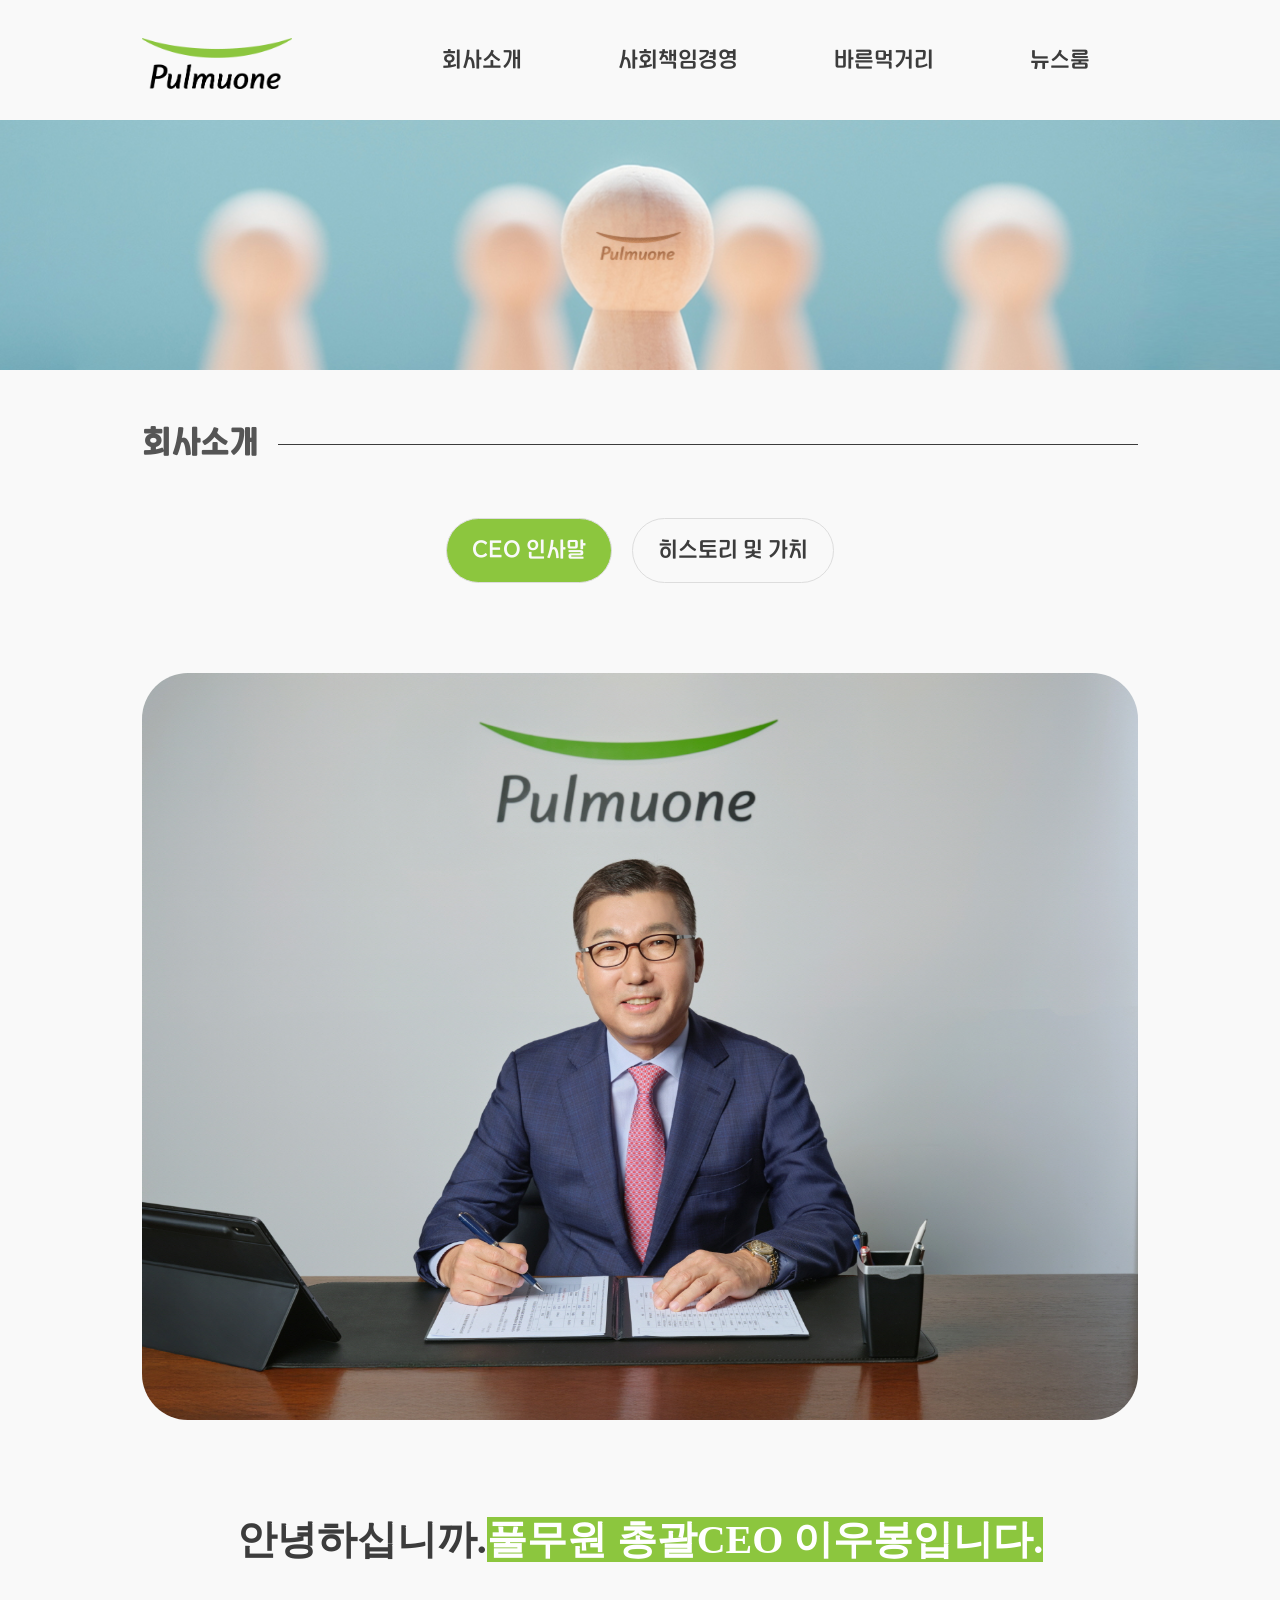
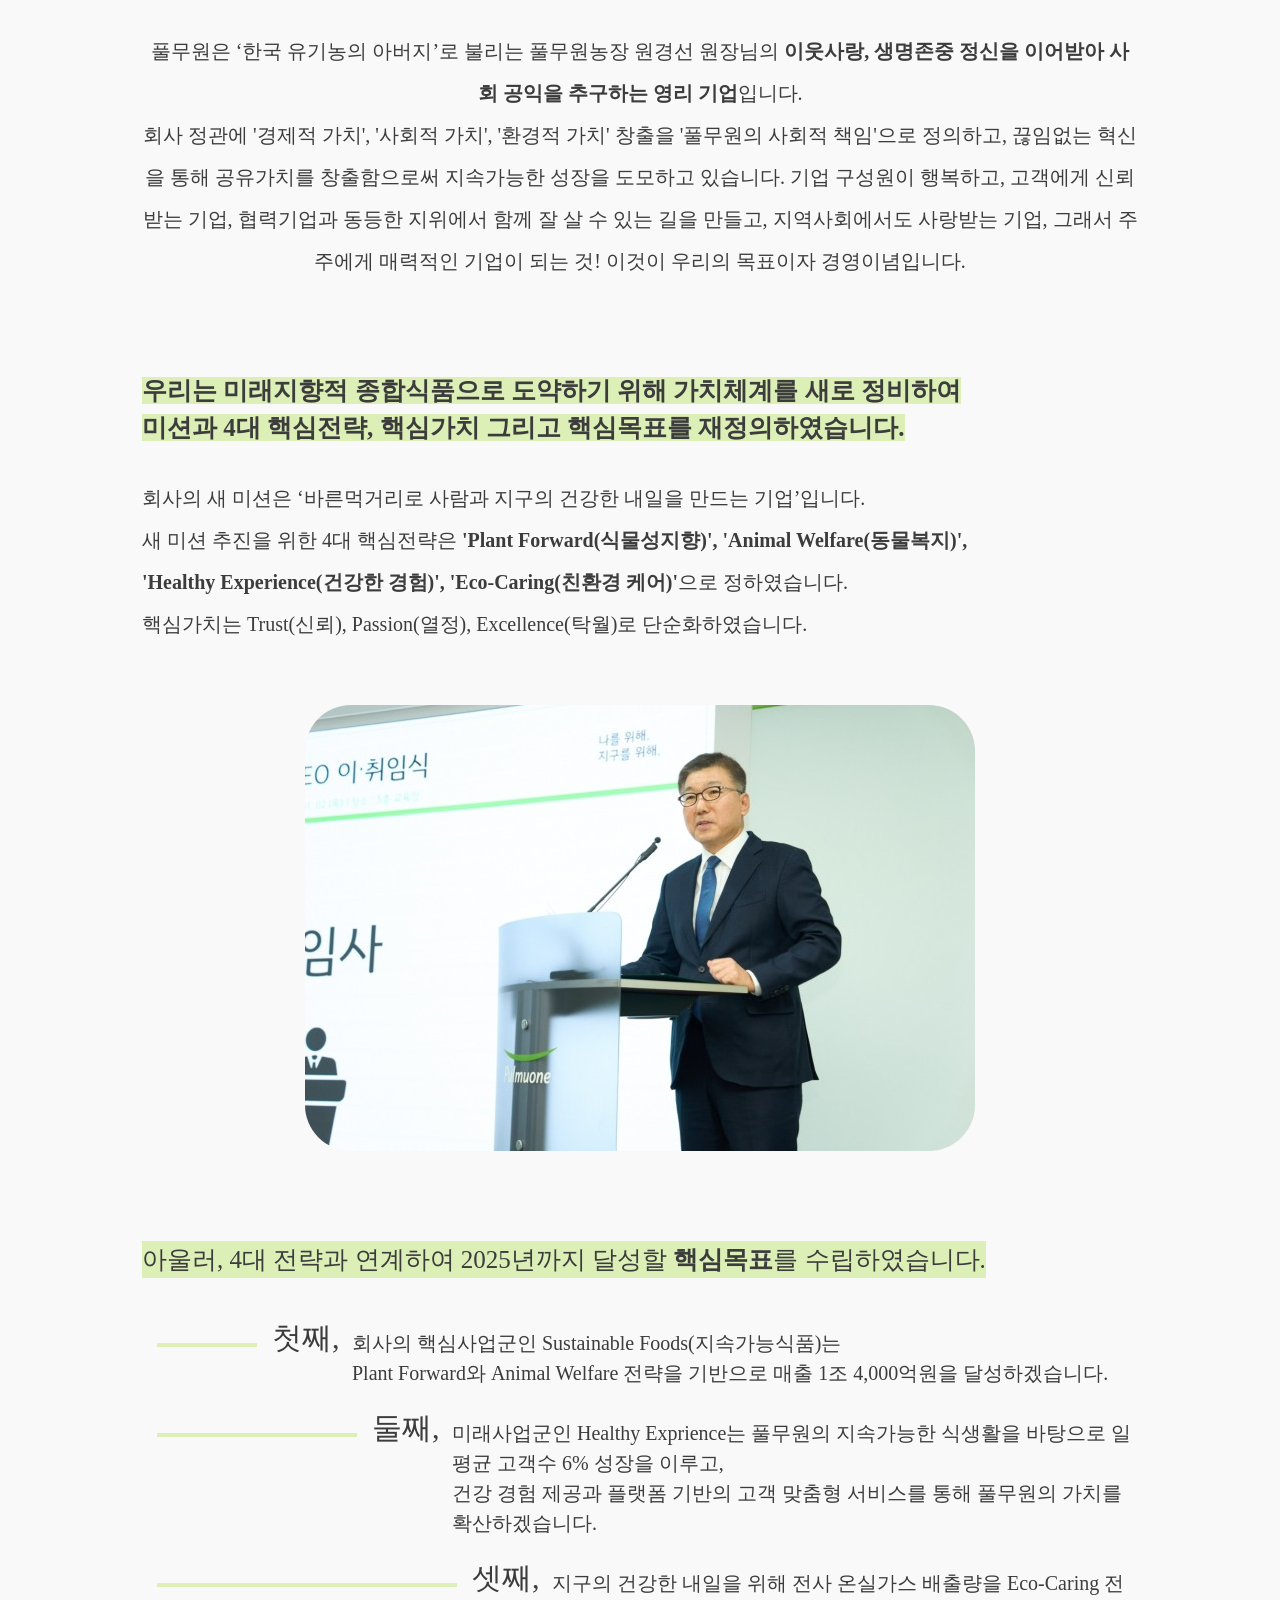
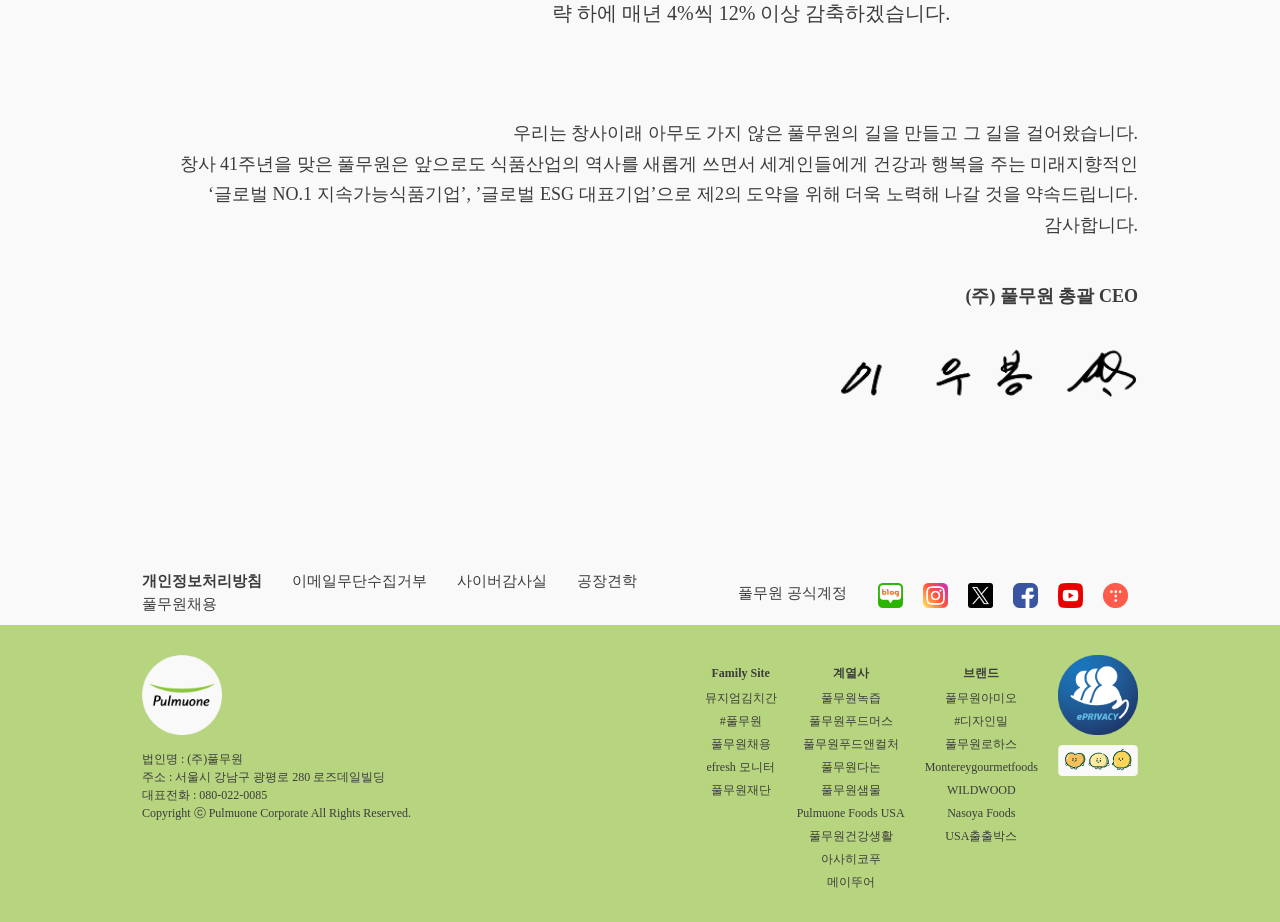
<file: company_ceo.html>
<!DOCTYPE html>
<html lang="en">
<head>
    <script src="https://ajax.googleapis.com/ajax/libs/jquery/3.6.0/jquery.min.js"></script>
    <script defer src="./js/common.js"></script>
    <link href="https://hangeul.pstatic.net/hangeul_static/css/nanum-gothic.css" rel="stylesheet">
    <link rel="stylesheet" href="https://cdn.jsdelivr.net/npm/swiper@11/swiper-bundle.min.css" />

    <meta charset="UTF-8">
    <meta name="viewport" content="width=device-width, initial-scale=1.0">
    <title>풀무원</title>

    <!-- meta -->
    <meta name="author" content="김도연,황수빈,여태경,천지호">
    <meta name="description" content="웹사이트 리뉴얼 팀 프로젝트 - 풀무원">
    <meta name="keywords" content="company, renewal, green, healthy">
    <meta name="Resource-type" content="document">
    <meta property="og:title" content="풀무원" />
	<meta property="og:description" content="풀무원" />	
    <meta property="og:url" content="#">
    <meta property="og:image" content="#">

    <!-- resources -->
    <link rel="stylesheet" href="./css/company.css">
    <script src="https://cdn.jsdelivr.net/npm/swiper@11/swiper-bundle.min.js"></script>
    <script src="https://ajax.googleapis.com/ajax/libs/jquery/3.6.0/jquery.min.js"></script>
    <script defer src="./js/common.js"></script>
    <script defer src="./js/company.js"></script>

    <!-- favicon -->
    <link rel="icon" type="image/png" href="./img/public/public_favicon_01.png" sizes="32x32" />
    <link rel="icon" type="image/png" href="./img/public/public_favicon_01.png" sizes="16x16" />
    
</head>
<body>
    <!-- header -->
    <main>
        <div class="main-title-img"><img src="./img/company/company_title_bg_img.jpg" alt=""></div>
        <div class="main-title">
            <b>회사소개</b>
        </div>
        <div class="company">
            <div class="main-tab-menu">
                <ul class="tab-list">
                    <a href="company_ceo.html"><li class="active">CEO 인사말</li></a>
                    <a href="company_history.html"><li>히스토리 및 가치</li></a>
                </ul>
            </div>
                
            <div class="tab-body">
                <div class="tab-con01">
                    <figure><img src="./img/company/ceo.jpg" alt=""></figure>
                    <b class="b">안녕하십니까.</b><strong class="b">풀무원 총괄CEO 이우봉입니다.</strong>
                    <p class="b">풀무원은 ‘한국 유기농의 아버지’로 불리는 풀무원농장 원경선 원장님의 <b>이웃사랑, 생명존중 정신을 이어받아 사회 공익을 추구하는 영리 기업</b>입니다.<br>
                        회사 정관에 '경제적 가치', '사회적 가치', '환경적 가치' 창출을 '풀무원의 사회적 책임'으로 정의하고, 끊임없는 혁신을 통해 공유가치를 창출함으로써 지속가능한 성장을 도모하고 있습니다.
                        기업 구성원이 행복하고, 고객에게 신뢰받는 기업, 협력기업과 동등한 지위에서 함께 잘 살 수 있는 길을 만들고, 지역사회에서도 사랑받는 기업, 그래서 주주에게 매력적인 기업이 되는 것!
                        이것이 우리의 목표이자 경영이념입니다.</p>
                    <div class="tab-body02 b">
                        <div class="tab-sub01">
                            <b>우리는 미래지향적 종합식품으로 도약하기 위해 가치체계를 새로 정비하여<br>
                                미션과 4대 핵심전략, 핵심가치 그리고 핵심목표를 재정의하였습니다.</b>
                            <p>회사의 새 미션은 ‘바른먹거리로 사람과 지구의 건강한 내일을 만드는 기업’입니다.<br>새 미션 추진을 위한 4대 핵심전략은 <b>'Plant Forward(식물성지향)', 'Animal Welfare(동물복지)', <br>'Healthy Experience(건강한 경험)', 'Eco-Caring(친환경 케어)'</b>으로 정하였습니다.<br>핵심가치는 Trust(신뢰), Passion(열정), Excellence(탁월)로 단순화하였습니다.</p>
                        </div>
                        <figure><img src="./img/company/ceo_2.jpg" alt=""></figure>
                    </div>
                    <div class="tab-sub02 b">
                        <p>아울러, 4대 전략과 연계하여 2025년까지 달성할 <b>핵심목표</b>를 수립하였습니다.</p>
                        <div class="tab-sub03">
                            <p>첫째,</p>
                            <p>회사의 핵심사업군인 Sustainable Foods(지속가능식품)는<br>
                                Plant Forward와 Animal Welfare 전략을 기반으로 매출 1조 4,000억원을 달성하겠습니다.</p>
                        </div>
                        <div class="tab-sub04">
                            <p>둘째,</p>
                            <p>미래사업군인 Healthy Exprience는 풀무원의 지속가능한 식생활을 바탕으로 일평균 고객수 6% 성장을 이루고,<br>
                                건강 경험 제공과 플랫폼 기반의 고객 맞춤형 서비스를 통해 풀무원의 가치를 확산하겠습니다.</p>
                        </div>
                        <div class="tab-sub05">
                            <p>셋째,</p>
                            <p>지구의 건강한 내일을 위해 전사 온실가스 배출량을 Eco-Caring 전략 하에 매년 4%씩 12% 이상 감축하겠습니다.</p>
                        </div>
                    </div>
                    <div class="tab-sub06 b">
                        <p>우리는 창사이래 아무도 가지 않은 풀무원의 길을 만들고 그 길을 걸어왔습니다.<br>
                            창사 41주년을 맞은 풀무원은 앞으로도 식품산업의 역사를 새롭게 쓰면서 세계인들에게 건강과 행복을 주는 미래지향적인<br>
                            ‘글로벌 NO.1 지속가능식품기업’, ’글로벌 ESG 대표기업’으로 제2의 도약을 위해 더욱 노력해 나갈 것을 약속드립니다.<br>
                            감사합니다.</p>
                        <b>(주) 풀무원 총괄 CEO</b>
                    </div>
                    <div class="tab-sub07 b">
                        <figure><img src="./img/company/sign.png" alt=""></figure>
                    </div>
                </div>
            </div>
        </div>
    </main>
</body>
</html>
</file>
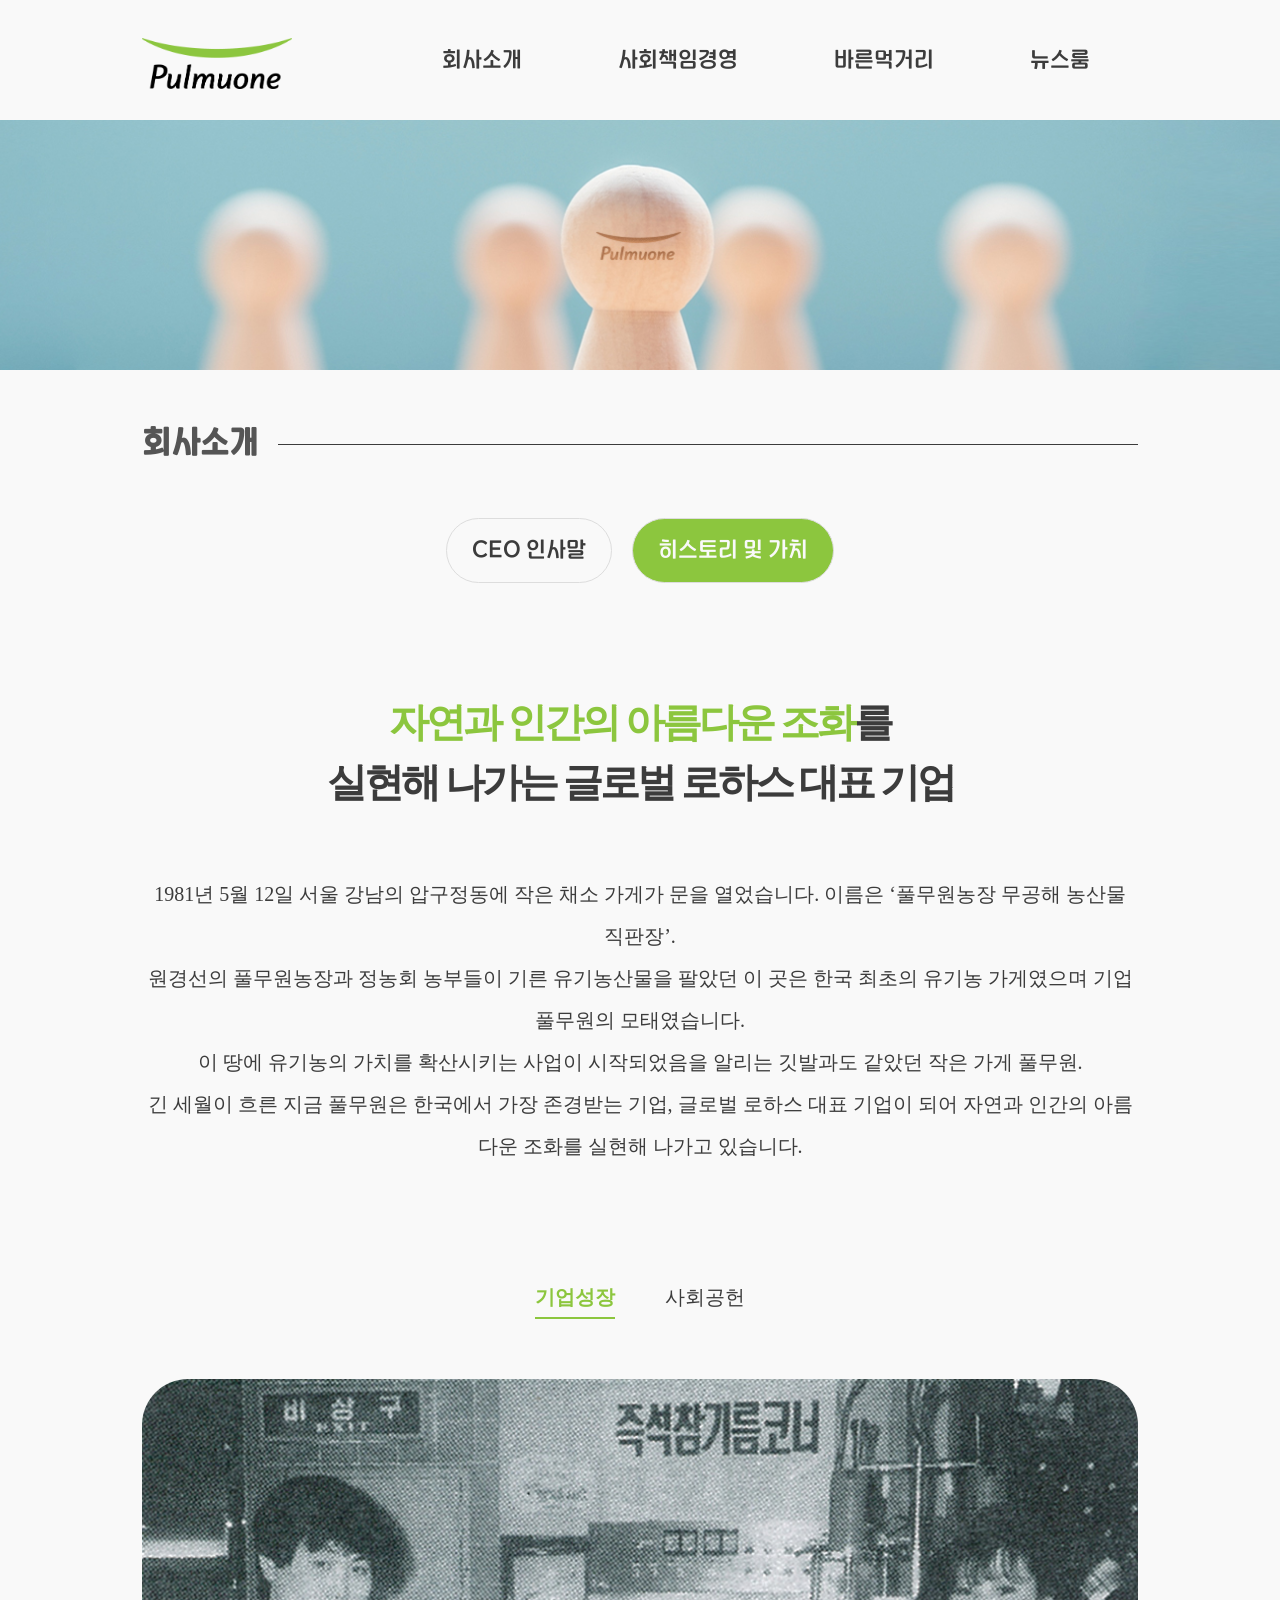
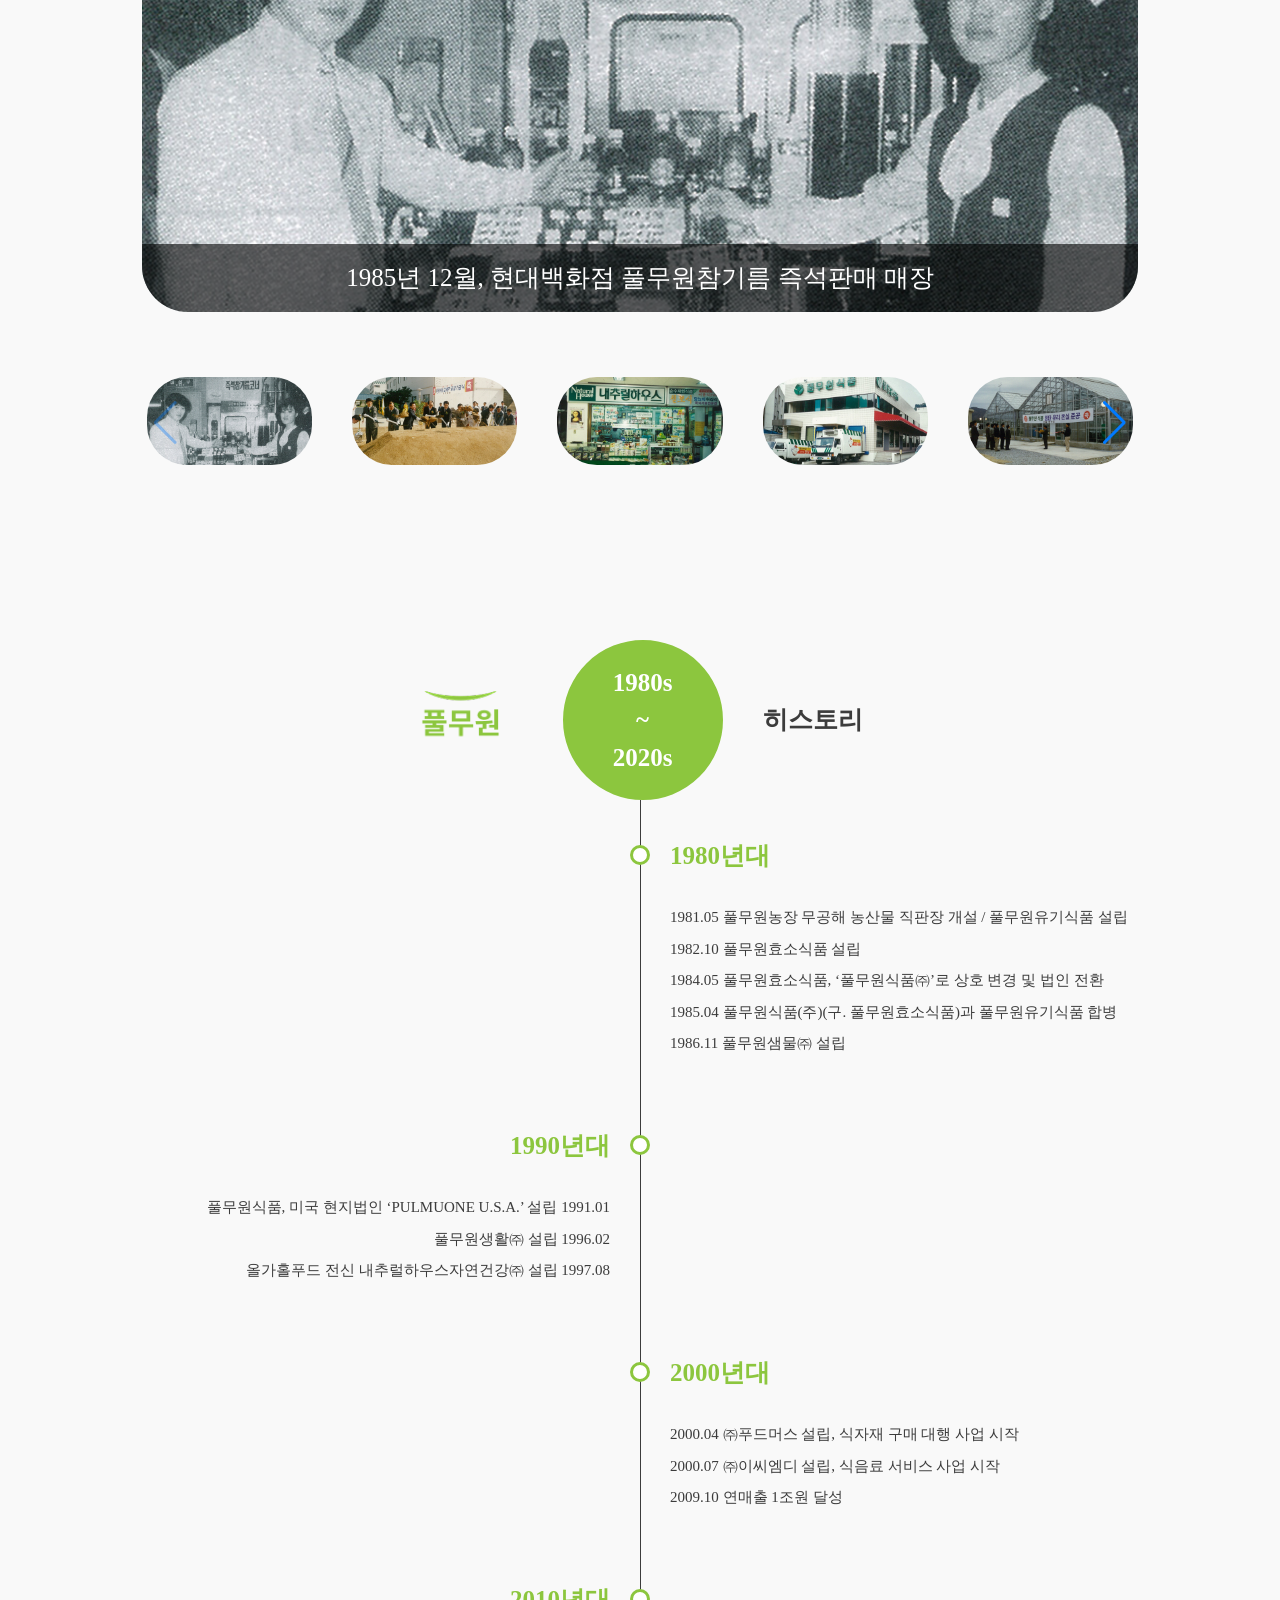
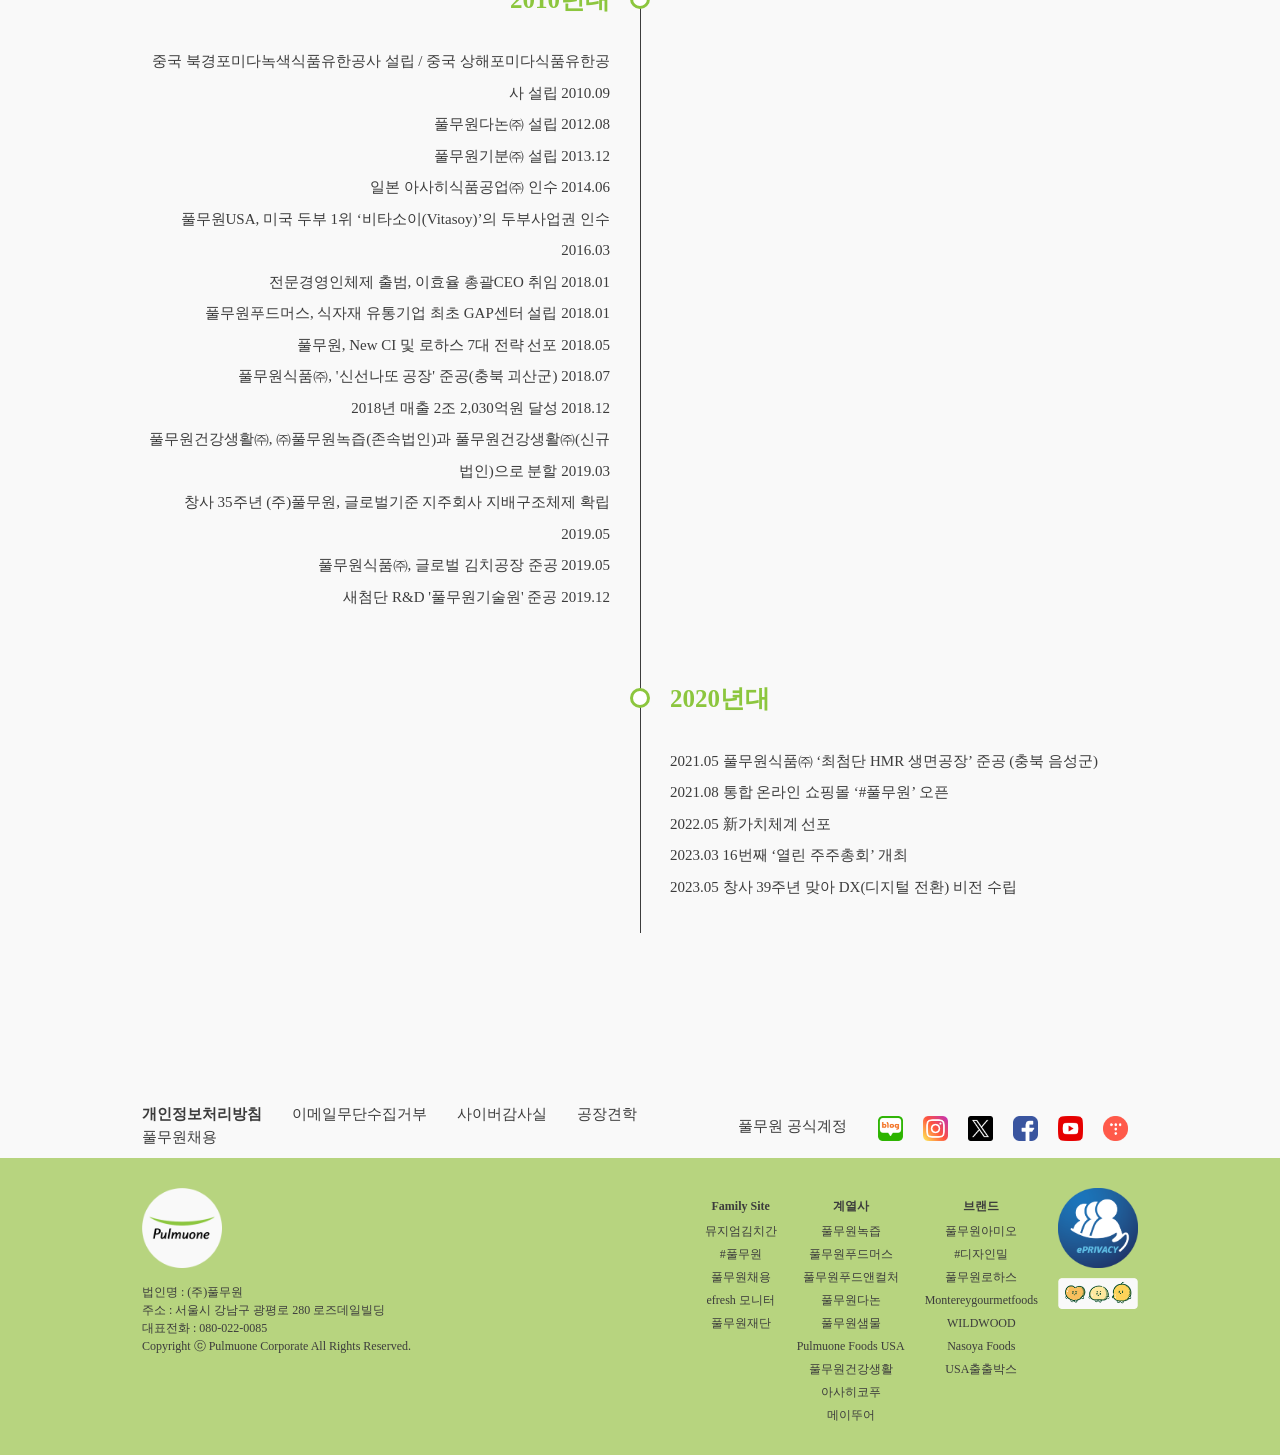
<file: company_history.html>
<!DOCTYPE html>
<html lang="en">
<head>
    <script src="https://ajax.googleapis.com/ajax/libs/jquery/3.6.0/jquery.min.js"></script>
    <script defer src="./js/common.js"></script>
    <link href="https://hangeul.pstatic.net/hangeul_static/css/nanum-gothic.css" rel="stylesheet">
    <link rel="stylesheet" href="https://cdn.jsdelivr.net/npm/swiper@11/swiper-bundle.min.css" />

    <meta charset="UTF-8">
    <meta name="viewport" content="width=device-width, initial-scale=1.0">
    <title>풀무원</title>

    <!-- meta -->
    <meta name="author" content="김도연,황수빈,여태경,천지호">
    <meta name="description" content="웹사이트 리뉴얼 팀 프로젝트 - 풀무원">
    <meta name="keywords" content="company, renewal, green, healthy">
    <meta name="Resource-type" content="document">
    <meta property="og:title" content="풀무원" />
	<meta property="og:description" content="풀무원" />	
    <meta property="og:url" content="#">
    <meta property="og:image" content="#">

    <!-- resources -->
    <link rel="stylesheet" href="./css/company.css">
    <script src="https://cdn.jsdelivr.net/npm/swiper@11/swiper-bundle.min.js"></script>
    <script defer src="./js/common.js"></script>
    <script defer src="./js/company.js"></script>

    <!-- favicon -->
    <link rel="icon" type="image/png" href="./img/public/public_favicon_01.png" sizes="32x32" />
    <link rel="icon" type="image/png" href="./img/public/public_favicon_01.png" sizes="16x16" />
    
</head>
<body>
    <!-- header -->
    <body>
        <div class="main-title-img"><img src="./img/company/company_title_bg_img.jpg" alt=""></div>
        <div class="main-title">
                <b>회사소개</b>
            </div>
            <div class="company">
            <div class="main-tab-menu">
                <ul class="tab-list">
                    <li><a href="company_ceo.html">CEO 인사말</a></li> 
                    <li><a href="company_history.html">히스토리 및 가치</a></li>
                </ul>
            </div>

            <div class="tab-con02">
                <strong class="p"><b> 자연과 인간의 아름다운 조화</b>를 <br>실현해 나가는 글로벌 로하스 대표 기업</strong>
                <p class="b"> 1981년 5월 12일 서울 강남의 압구정동에 작은 채소 가게가 문을 열었습니다. 이름은 ‘풀무원농장 무공해 농산물 직판장’. <br>
                    원경선의 풀무원농장과 정농회 농부들이 기른 유기농산물을 팔았던 이 곳은 한국 최초의 유기농 가게였으며 기업 풀무원의 모태였습니다. <br>
                    이 땅에 유기농의 가치를 확산시키는 사업이 시작되었음을 알리는 깃발과도 같았던 작은 가게 풀무원. <br> 긴 세월이 흐른 지금 풀무원은 한국에서 가장 존경받는 기업, 글로벌 로하스 대표 기업이 되어 자연과 인간의 아름다운 조화를 실현해 나가고 있습니다.</p>
                <div class="tab-sub-head">
                    <p class="active">기업성장</p>
                    <p><a href="tab-sub-con02">사회공헌</a></p>
                </div>
                <div class="tab-sub-body">
                    <div class="tab-sub-con01">
                        <div class="tab-img-con01">
                                <img src="./img/company/history.jpg" alt="">
                                <p>1985년 12월, 현대백화점 풀무원참기름 즉석판매 매장</p>
                        </div>
                            
                        <div class="swiper mySwiper">
                            <div class="swiper-wrapper">
                                <div class="swiper-slide"><img src="./img/company/history.jpg" alt=""></div>
                                <div class="swiper-slide"><img src="./img/company/history02.jpg" alt=""></div>
                                <div class="swiper-slide"><img src="./img/company/history03.jpg" alt=""></div>
                                <div class="swiper-slide"><img src="./img/company/history04.jpg" alt=""></div>
                                <div class="swiper-slide"><img src="./img/company/history05.jpg" alt=""></div>
                                <div class="swiper-slide"><img src="./img/company/history06.jpg" alt=""></div>
                                <div class="swiper-slide"><img src="./img/company/history07.jpg" alt=""></div>
                                <div class="swiper-slide"><img src="./img/company/history08.jpg" alt=""></div>
                                <div class="swiper-slide"><img src="./img/company/history09.jpg" alt=""></div>
                                <div class="swiper-slide"><img src="./img/company/history10.jpg" alt=""></div>
                                <div class="swiper-slide"><img src="./img/company/history11.jpg" alt=""></div>
                                <div class="swiper-slide"><img src="./img/company/history12.jpg" alt=""></div>
                                <div class="swiper-slide"><img src="./img/company/history13.jpg" alt=""></div>
                                <div class="swiper-slide"><img src="./img/company/history14.jpg" alt=""></div>
                                <div class="swiper-slide"><img src="./img/company/history15.jpg" alt=""></div>
                                <div class="swiper-slide"><img src="./img/company/history16.jpg" alt=""></div>
                                <div class="swiper-slide"><img src="./img/company/history17.jpg" alt=""></div>
                                <div class="swiper-slide"><img src="./img/company/history18.jpg" alt=""></div>
                                <div class="swiper-slide"><img src="./img/company/history19.jpg" alt=""></div>
                                <div class="swiper-slide"><img src="./img/company/history20.jpg" alt=""></div>
                                <div class="swiper-slide"><img src="./img/company/history21.jpg" alt=""></div>
                                <div class="swiper-slide"><img src="./img/company/history22.jpg" alt=""></div>
                                <div class="swiper-slide"><img src="./img/company/history23.jpg" alt=""></div>
                                <div class="swiper-slide"><img src="./img/company/history24.jpg" alt=""></div>
                                <div class="swiper-slide"><img src="./img/company/history25.jpg" alt=""></div>
                            </div>
                            <div class="swiper-button-next"></div>
                            <div class="swiper-button-prev"></div>
                        </div>
                        
                        <div class="history-main">
                            <figure><img src="./img/company/logo-small.png" alt=""></figure>
                            <h2>1980s<br> ~ <br>2020s</h2>
                            <p><b>히스토리</b></p>
                        </div>

                        <div class="history ">
                            <div class="history-sub01 b">
                                <h2>1980년대</h2>
                                <ol>
                                    <li>1981.05  풀무원농장 무공해 농산물 직판장 개설 / 풀무원유기식품 설립</li>
                                    <li>1982.10  풀무원효소식품 설립</li>
                                    <li>1984.05  풀무원효소식품, ‘풀무원식품㈜’로 상호 변경 및 법인 전환</li>
                                    <li>1985.04  풀무원식품(주)(구. 풀무원효소식품)과 풀무원유기식품 합병</li>
                                    <li>1986.11  풀무원샘물㈜ 설립</li>
                                </ol>
                            </div>
                            <div class="history-sub02 b">
                                <h2>1990년대</h2>
                                <ol>
                                    <li>풀무원식품, 미국 현지법인 ‘PULMUONE U.S.A.’ 설립  1991.01</li>
                                    <li>풀무원생활㈜ 설립  1996.02</li>
                                    <li>올가홀푸드 전신 내추럴하우스자연건강㈜ 설립  1997.08</li>
                                </ol>
                            </div>
                            <div class="history-sub03 b">
                                <h2>2000년대</h2>
                                <ol>
                                    <li>2000.04  ㈜푸드머스 설립, 식자재 구매 대행 사업 시작</li>
                                    <li>2000.07  ㈜이씨엠디 설립, 식음료 서비스 사업 시작</li>
                                    <li>2009.10  연매출 1조원 달성</li>
                                </ol>
                            </div>

                            <div class="history2-sub b">
                                <h2>2010년대</h2>
                                <ol>
                                    <li>중국 북경포미다녹색식품유한공사 설립 / 중국 상해포미다식품유한공사 설립  2010.09</li>
                                    <li>풀무원다논㈜ 설립  2012.08</li>
                                    <li>풀무원기분㈜ 설립  2013.12 </li>
                                    <li>일본 아사히식품공업㈜ 인수  2014.06</li>
                                    <li>풀무원USA, 미국 두부 1위 ‘비타소이(Vitasoy)’의 두부사업권 인수  2016.03</li>
                                    <li>전문경영인체제 출범, 이효율 총괄CEO 취임  2018.01</li>
                                    <li>풀무원푸드머스, 식자재 유통기업 최초 GAP센터 설립  2018.01</li>
                                    <li>풀무원, New CI 및 로하스 7대 전략 선포  2018.05</li>
                                    <li>풀무원식품㈜, '신선나또 공장' 준공(충북 괴산군)  2018.07</li>
                                    <li>2018년 매출 2조 2,030억원 달성  2018.12</li>
                                    <li>풀무원건강생활㈜, ㈜풀무원녹즙(존속법인)과 풀무원건강생활㈜(신규법인)으로 분할  2019.03</li>
                                    <li>창사 35주년 (주)풀무원, 글로벌기준 지주회사 지배구조체제 확립  2019.05</li>
                                    <li>풀무원식품㈜, 글로벌 김치공장 준공  2019.05</li>
                                    <li>새첨단 R&D '풀무원기술원' 준공  2019.12</li>
                                </ol>
                            </div>
                            <div class="history2-sub01 b">
                                <h2>2020년대</h2>
                                <ol>
                                    <li>2021.05  풀무원식품㈜ ‘최첨단 HMR 생면공장’ 준공 (충북 음성군)</li>
                                    <li>2021.08  통합 온라인 쇼핑몰 ‘#풀무원’ 오픈</li>
                                    <li>2022.05  新가치체계 선포</li>
                                    <li>2023.03  16번째 ‘열린 주주총회’ 개최</li>
                                    <li>2023.05  창사 39주년 맞아 DX(디지털 전환) 비전 수립</li>
                                </ol>
                            </div>
                        </div>
                    </div>

                    <div id="tab-sub-con02" class="tab-sub-con02">
                        <div class="tab-img-con02">
                            <img src="./img/company/history01_01.jpg" alt="">
                            <p>2003년 5월, 초등학교 대상 ‘생명의 텃밭’ 사업</p>
                        </div>

                        <div class="swiper mySwiper2">
                            <div class="swiper-wrapper">
                                <div class="swiper-slide"><img src="./img/company/history01_01.jpg" alt=""></div>
                                <div class="swiper-slide"><img src="./img/company/history01_02.jpg" alt=""></div>
                                <div class="swiper-slide"><img src="./img/company/history01_03.jpg" alt=""></div>
                                <div class="swiper-slide"><img src="./img/company/history01_04.jpg" alt=""></div>
                                <div class="swiper-slide"><img src="./img/company/history01_05.jpg" alt=""></div>
                                <div class="swiper-slide"><img src="./img/company/history01_06.jpg" alt=""></div>
                                <div class="swiper-slide"><img src="./img/company/history01_07.jpg" alt=""></div>
                                <div class="swiper-slide"><img src="./img/company/history01_08.jpg" alt=""></div>
                                <div class="swiper-slide"><img src="./img/company/history01_09.jpg" alt=""></div>
                                <div class="swiper-slide"><img src="./img/company/history01_10.jpg" alt=""></div>
                                <div class="swiper-slide"><img src="./img/company/history01_11.jpg" alt=""></div>
                                <div class="swiper-slide"><img src="./img/company/history01_12.jpg" alt=""></div>
                                <div class="swiper-slide"><img src="./img/company/history01_13.jpg" alt=""></div>
                                <div class="swiper-slide"><img src="./img/company/history01_14.jpg" alt=""></div>
                                <div class="swiper-slide"><img src="./img/company/history01_15.jpg" alt=""></div>
                                <div class="swiper-slide"><img src="./img/company/history01_16.jpg" alt=""></div>
                            </div>
                            <div class="swiper-button-next"></div>
                            <div class="swiper-button-prev"></div>
                        </div>
                        
                        <div class="tab-coon01 b">
                            <h2> 바른먹거리로 <strong>사람과 지구의 건강한<br>내일</strong>을 만드는 기업입니다.</h2>
                            <b>풀무원의 가치체계</b>
                            <p><b>풀무원 정신</b></p>
                            <h1>"이웃사랑, 생명존중"</h1>
                        </div>
                        <div class="tab-cl b">
                            <p><b>풀무원</b></p>
                            <figure><img src="./img/public/public_logo_04.png" alt=""></figure>
                            <b>Cl 소개</b>
                        </div>
                        <div class="tab-cl01 b">
                        <b>풀무원 CI의 심벌</b>
                        <figure><img src="./img/public/public_logo_02.png" alt=""></figure>
                        <p>풀무원이 지향하는 자연과 인간의 조화로운 삶을 시각화 했습니다.<br>
                            양 끝자락이 살짝 올라간 리드미컬한 곡선은 자연과 인간의 건강한 미소와<br>
                            '자연을 담는 큰 그릇'을 표현합니다.</p>
                        </div>
                        <div class="tab-cl02 b">
                        <b>풀무원 CI 코퍼레이트 로고 타입</b>
                        <figure><img src="./img/public/public_logo_03.png" alt=""></figure>
                        <p>유연하고 친근하며, 자연스럽고 경쾌한 풀무원입니다.<br>
                            세리프(돌기)가 있는 글자 모양으로 정성스러운 손글씨 느낌을 살려 친근함을 더했습니다.<br>
                            고객의 곁으로 좀 더 다가가 고객과 함께,<br>
                            고객의 입장에서 이야기하고픈 풀무원의 바람을 담았습니다.</p>
                        </div>
                    </div>
                </div>
            </div>
    </main>
</body>
</html>
</file>
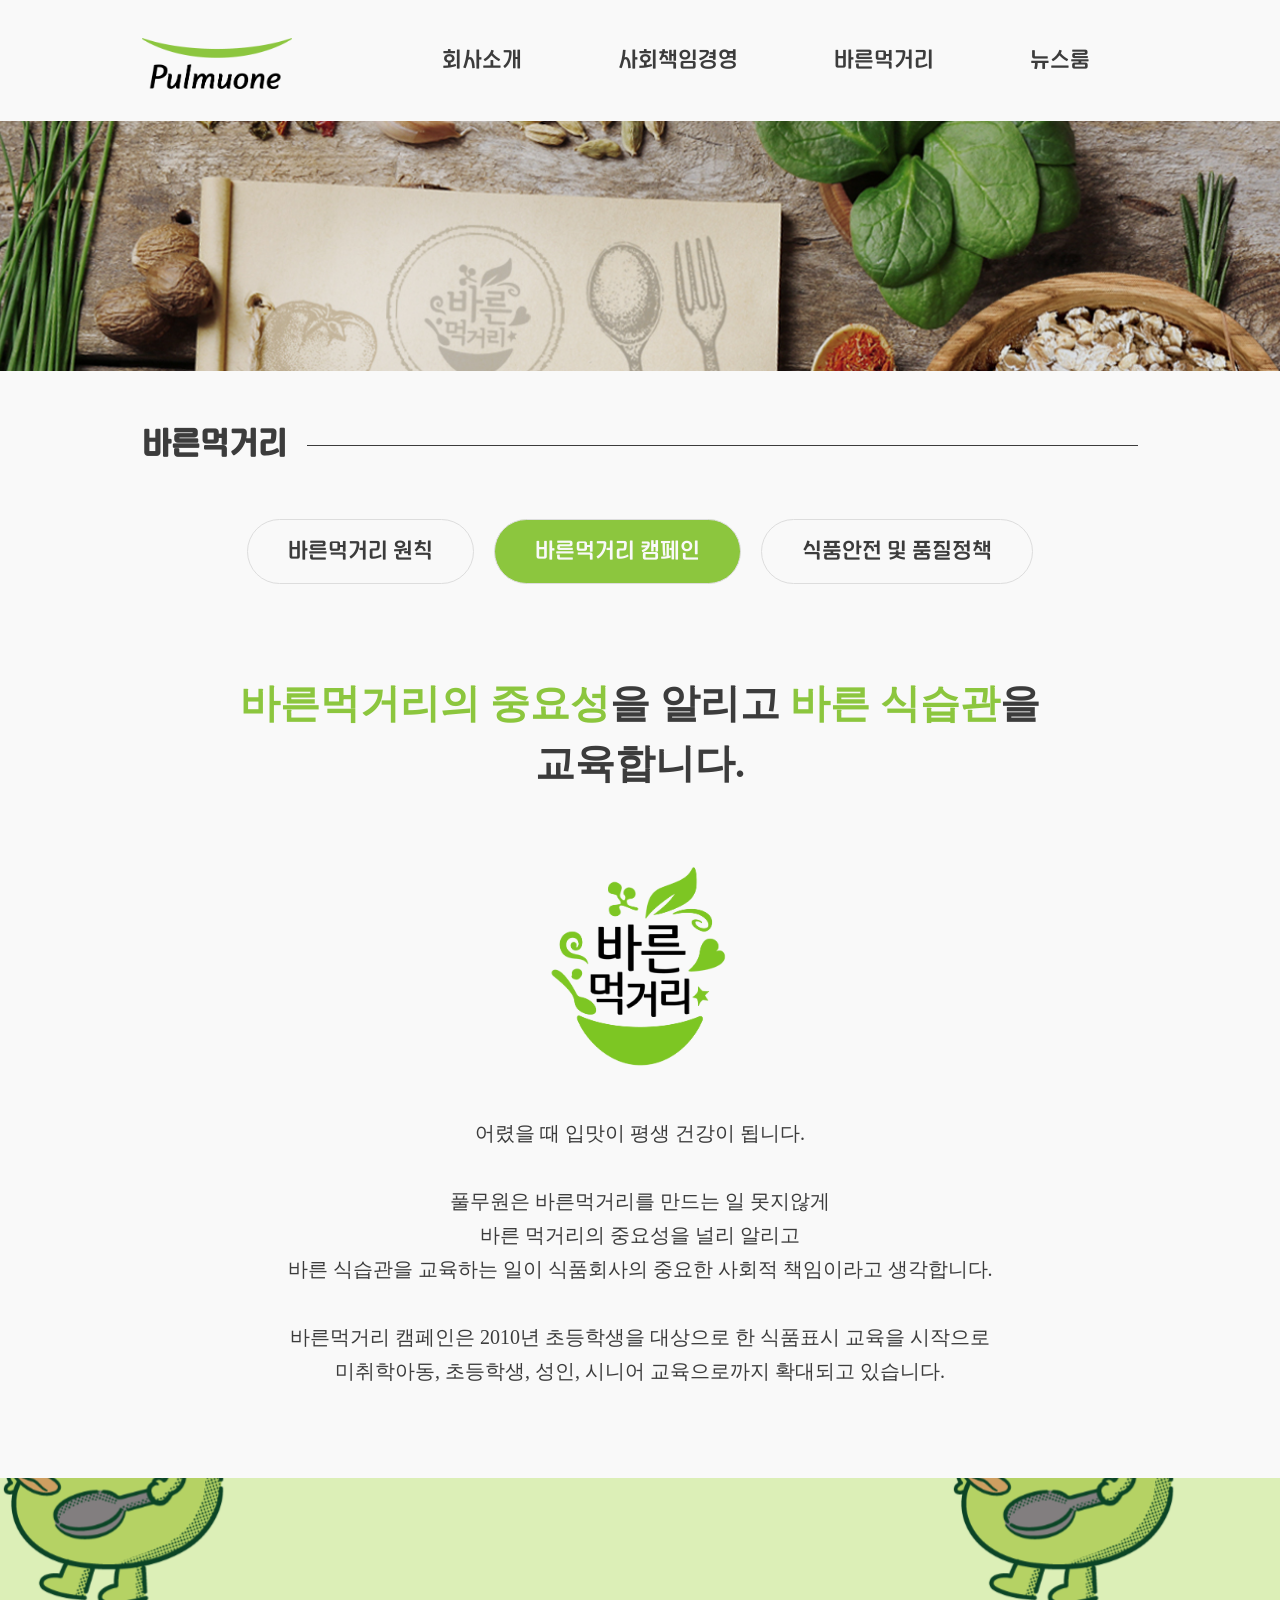
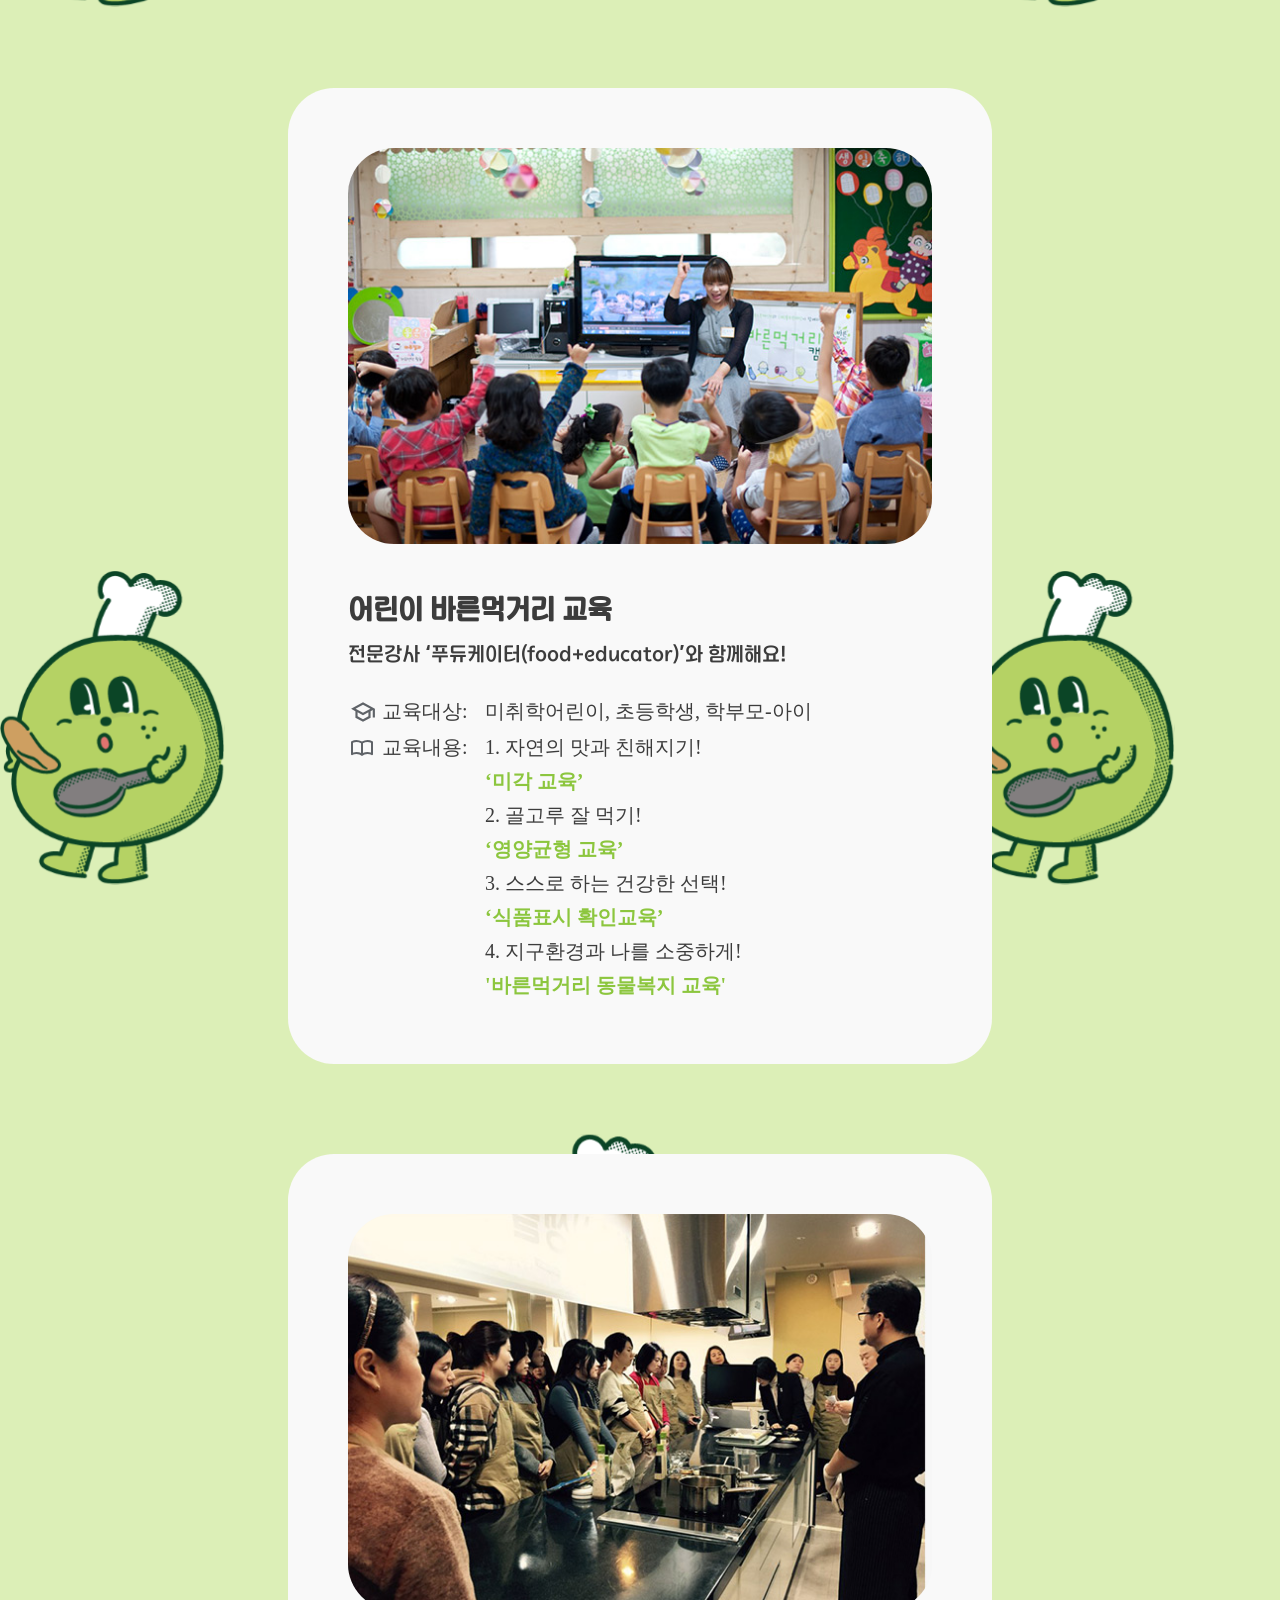
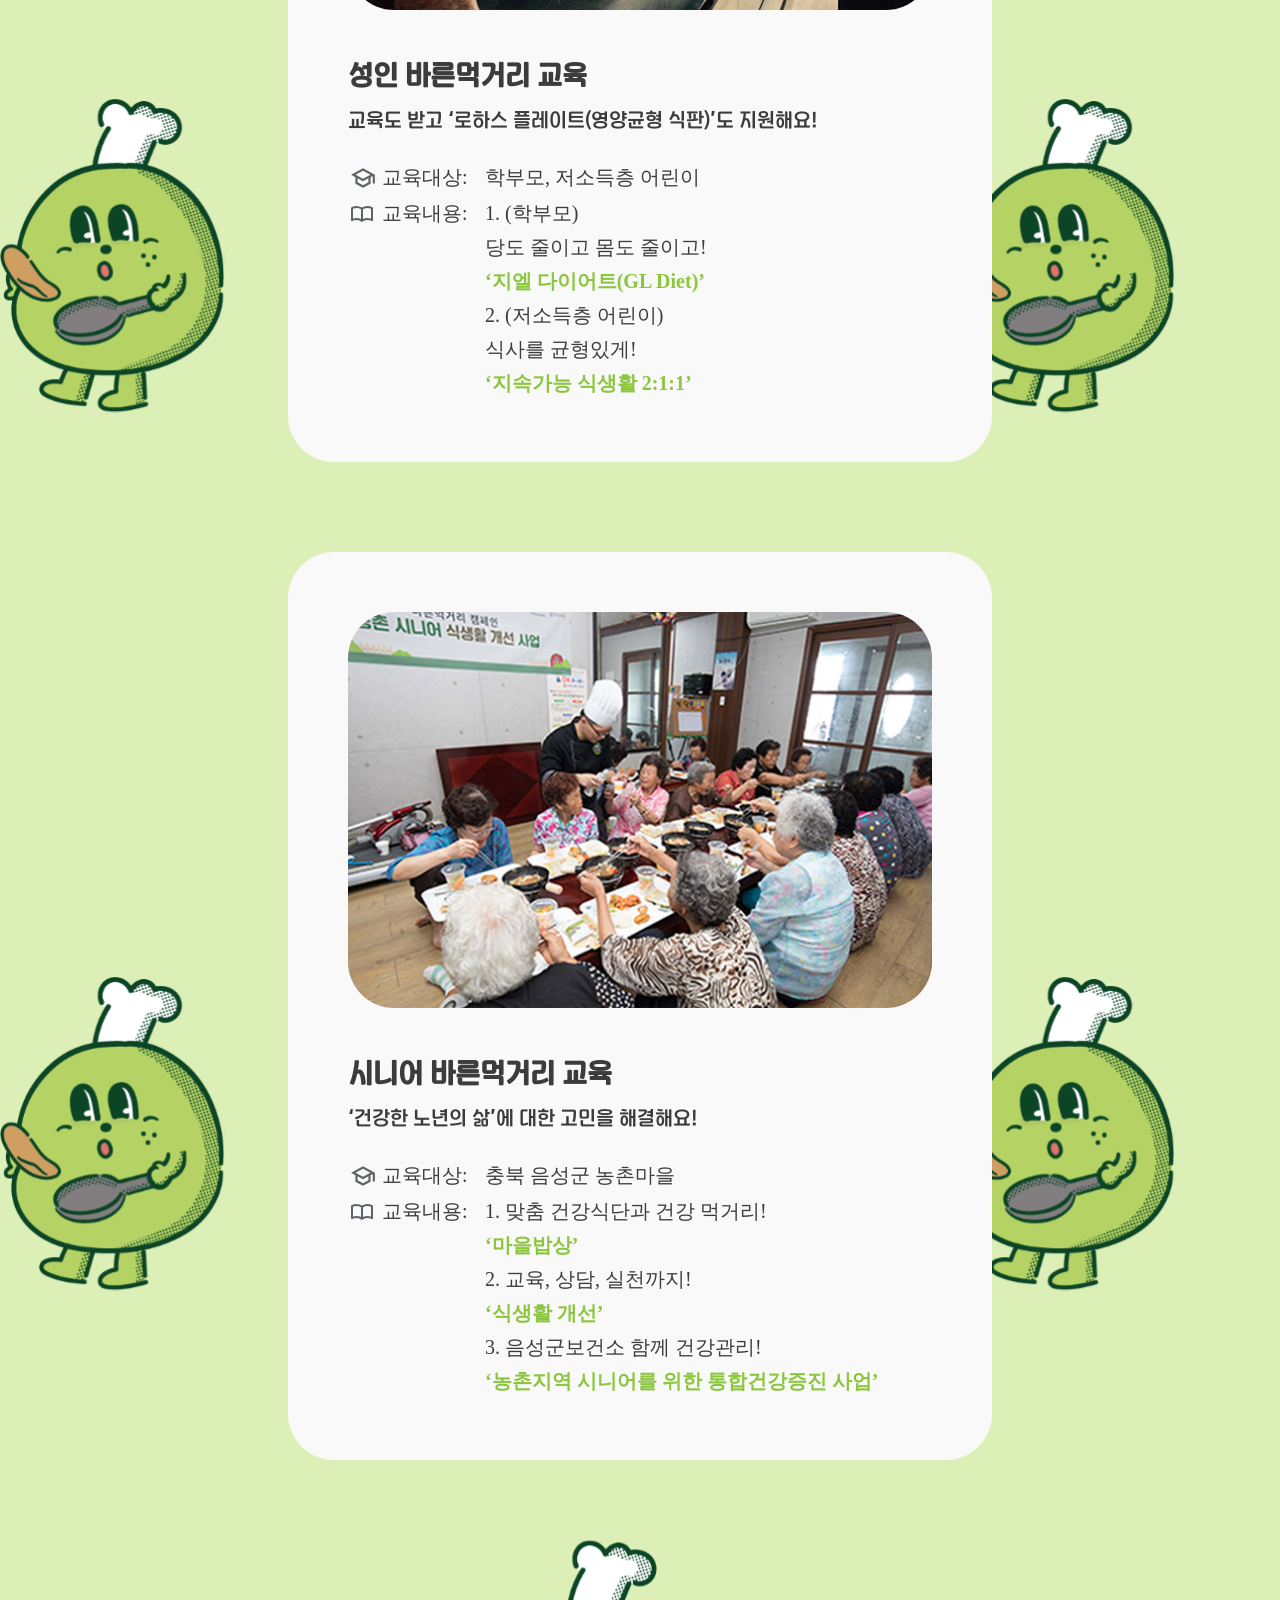
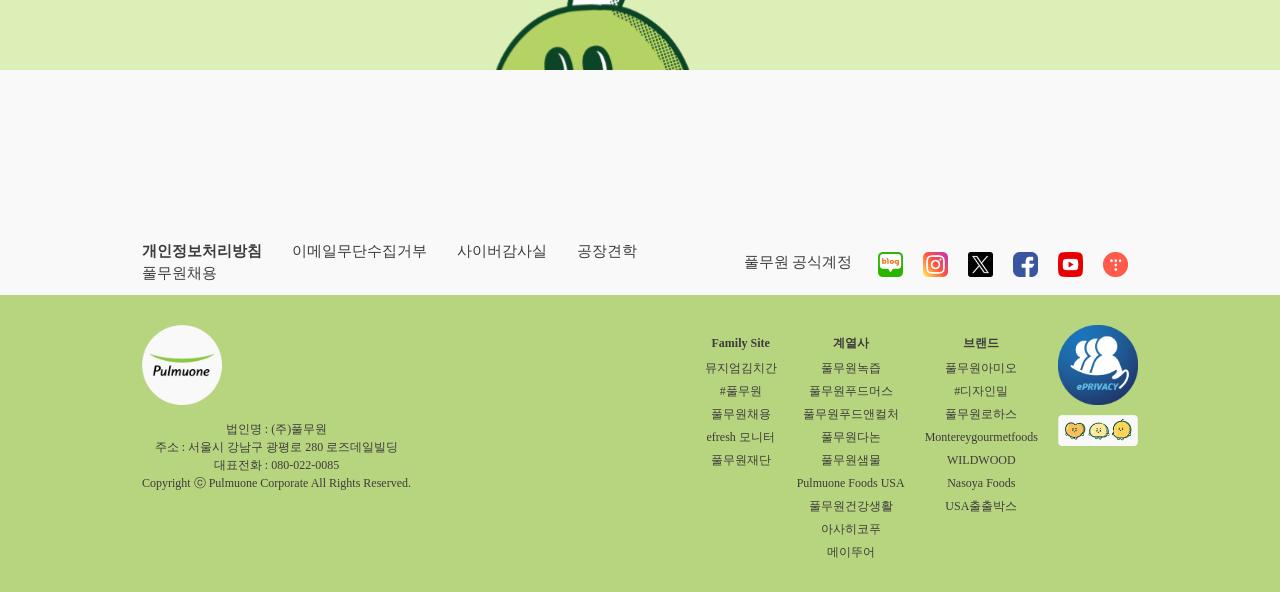
<file: food_campaign.html>
<!DOCTYPE html>
<html lang="en">
<head>
    <meta charset="UTF-8">
    <meta name="viewport" content="width=device-width, initial-scale=1.0">
    <title>풀무원</title>

    <!-- meta -->
    <meta name="author" content="김도연,황수빈,여태경,천지호">
    <meta name="description" content="웹사이트 리뉴얼 팀 프로젝트 - 풀무원">
    <meta name="keywords" content="company, renewal, green, healthy">
    <meta name="Resource-type" content="document">
    <meta property="og:title" content="풀무원" />
    <meta property="og:description" content="풀무원" />

    <!-- resources -->
    <link rel="stylesheet" href="./css/food.css">
    <script src="https://ajax.googleapis.com/ajax/libs/jquery/3.6.0/jquery.min.js"></script>
    <script defer src="./js/common.js"></script>
    <script defer src="./js/food.js"></script>
    <link href="https://hangeul.pstatic.net/hangeul_static/css/nanum-gothic.css" rel="stylesheet">

    <!-- favicon -->
    <link rel="icon" type="image/png" href="./img/public/public_favicon_01.png" sizes="32x32" />
    <link rel="icon" type="image/png" href="./img/public/public_favicon_01.png" sizes="16x16" />
</head>
<body>
    <main>
        <div class="main-title-img"><img src="./img/food/food_title_img.jpg" alt=""></div>
        <div>
            <div class="main-title">
                <b>바른먹거리</b>
            </div>
            <div class="main-tab-menu">
                <ul class="tab-list">
                    <a href="./food_rule.html"><li>바른먹거리 원칙</li></a>
                    <a href="./food_campaign.html"><li class="active">바른먹거리 캠페인</li></a>
                    <a href="./food_safety.html"><li>식품안전 및 품질정책</li></a>
                </ul>
            </div>

            <!-- 3-2. 바른먹거리 캠페인 -->
            <div>
                <article>
                    <h3 class="ev-scroll"><span class="highlight">바른먹거리의 중요성</span>을 알리고 <span class="highlight">바른 식습관</span>을 교육합니다.</h3>
                    <div class="food-campaign">
                        <p><img src="./img/food/food_logo_01.png" alt="바른먹거리 로고"></p>
                        <span class="ev-scroll">어렸을 때 입맛이 평생 건강이 됩니다. <br><br>
                                풀무원은 바른먹거리를 만드는 일 못지않게 <br>
                                바른 먹거리의 중요성을 널리 알리고 <br>
                                바른 식습관을 교육하는 일이 식품회사의 중요한 사회적 책임이라고 생각합니다. <br><br>
                                바른먹거리 캠페인은 2010년 초등학생을 대상으로 한 식품표시 교육을 시작으로 <br>
                                미취학아동, 초등학생, 성인, 시니어 교육으로까지 확대되고 있습니다.
                        </span>
                        <ul>
                            <li class="ev-scroll">
                                <div class="food-content-left">
                                    <img src="./img/food/food_edu_01.jpg" alt="어린이 바른먹거리 교육">
                                </div>
                                <div class="campaign-content-right">
                                    <b>어린이 바른먹거리 교육</b>
                                    <p>전문강사 ‘푸듀케이터(food+educator)’와 함께해요!</p>
                                    <table>
                                        <tr>
                                            <td class="name"><span class="etarget"><img src="./img/food/food_icon_07.svg" alt=""></span>교육대상:</td>
                                            <td>미취학어린이, 초등학생, 학부모-아이</td>
                                        </tr>
                                        <tr>
                                            <td class="name"><span class="econtent"><img src="./img/food/food_icon_08.svg" alt=""></span>교육내용:</td>
                                            <td>
                                                1. 자연의 맛과 친해지기! <br> <span class="highlight">‘미각 교육’</span> <br>
                                                2. 골고루 잘 먹기! <br> <span class="highlight">‘영양균형 교육’</span> <br>
                                                3. 스스로 하는 건강한 선택! <br> <span class="highlight">‘식품표시 확인교육’</span> <br>
                                                4. 지구환경과 나를 소중하게! <br>
                                                <span class="highlight">'바른먹거리 동물복지 교육'</span>
                                            </td>
                                        </tr>
                                    </table>
                                </div>
                            </li>
                            <li class="ev-scroll">
                                <div class="food-content-left">
                                    <p><img src="./img/food/food_edu_02.jpg" alt="성인 바른먹거리 교육"></p>
                                </div>
                                <div class="campaign-content-right">
                                    <b>성인 바른먹거리 교육</b>
                                    <p>교육도 받고 ‘로하스 플레이트(영양균형 식판)’도 지원해요!</p>
                                    <table>
                                        <tr>
                                            <td class="name"><span class="etarget"><img src="./img/food/food_icon_07.svg" alt=""></span>교육대상:</td>
                                            <td>학부모, 저소득층 어린이</td>
                                        </tr>
                                        <tr>
                                            <td class="name"><span class="econtent"><img src="./img/food/food_icon_08.svg" alt=""></span>교육내용:</td>
                                            <td>
                                                1. (학부모) <br>
                                                당도 줄이고 몸도 줄이고! <br>
                                                <span class="highlight">‘지엘 다이어트(GL Diet)’</span> <br>
                                                2. (저소득층 어린이) <br>
                                                식사를 균형있게! <br> <span class="highlight">‘지속가능 식생활 2:1:1’</span>
                                            </td>
                                        </tr>
                                    </table>
                                </div>
                            </li>
                            <li class="ev-scroll">
                                <div class="food-content-left">
                                    <p><img src="./img/food/food_edu_03.jpg" alt="어린이 바른먹거리 교육"></p>
                                </div>
                                <div class="campaign-content-right">
                                    <b>시니어 바른먹거리 교육</b>
                                    <p>‘건강한 노년의 삶’에 대한 고민을 해결해요!</p>
                                    <table>
                                        <tr>
                                            <td class="name"><span class="etarget"><img src="./img/food/food_icon_07.svg" alt=""></span>교육대상:</td>
                                            <td>충북 음성군 농촌마을</td>
                                        </tr>
                                        <tr>
                                            <td class="name"><span class="econtent"><img src="./img/food/food_icon_08.svg" alt=""></span>교육내용:</td>
                                            <td>
                                                1. 맞춤 건강식단과 건강 먹거리! <br> <span class="highlight">‘마을밥상’</span> <br>
                                                2. 교육, 상담, 실천까지! <br> <span class="highlight">‘식생활 개선’</span> <br>
                                                3. 음성군보건소 함께 건강관리!  <br>
                                                <span class="highlight">‘농촌지역 시니어를 위한 통합건강증진 사업’</span>
                                            </td>
                                        </tr>
                                    </table>
                                </div>
                            </li>
                        </ul>
                    </div>
                </article>
            </div>

        </div>
    </main>

</body>
</html>
</file>
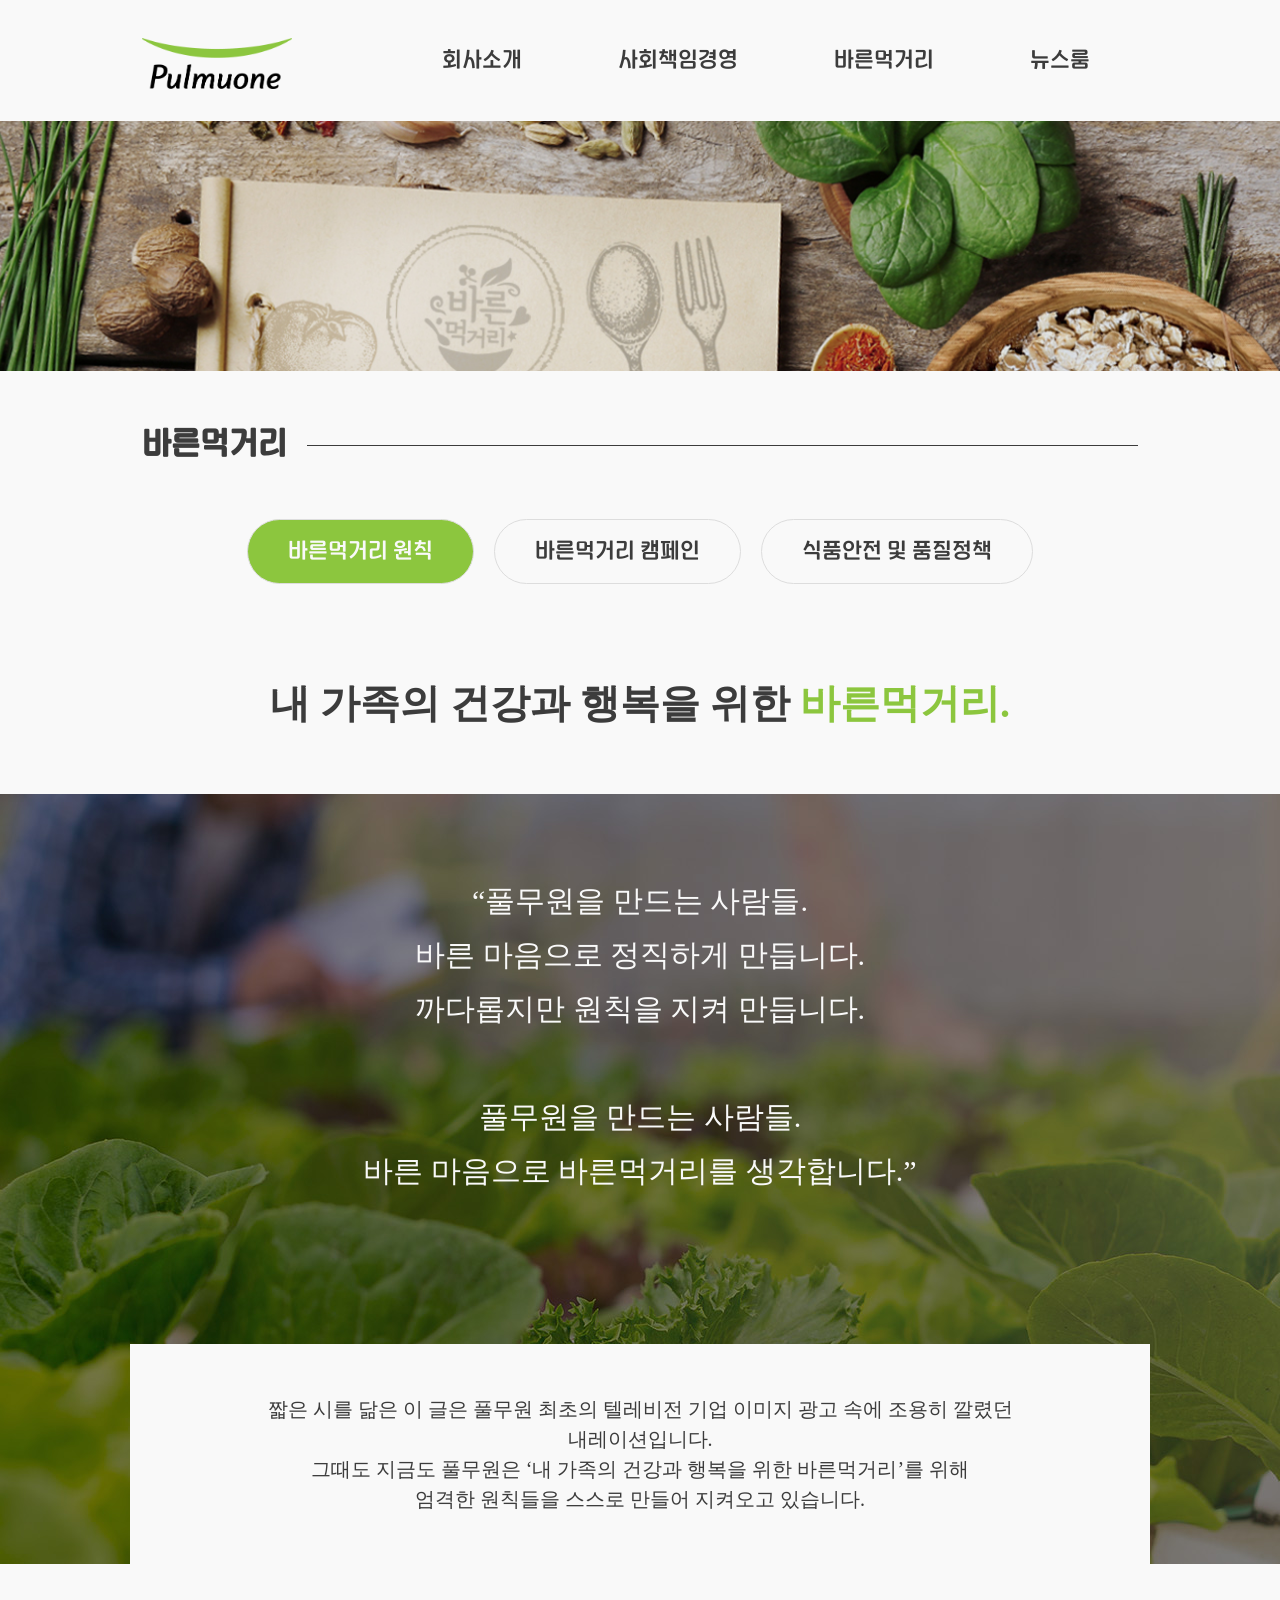
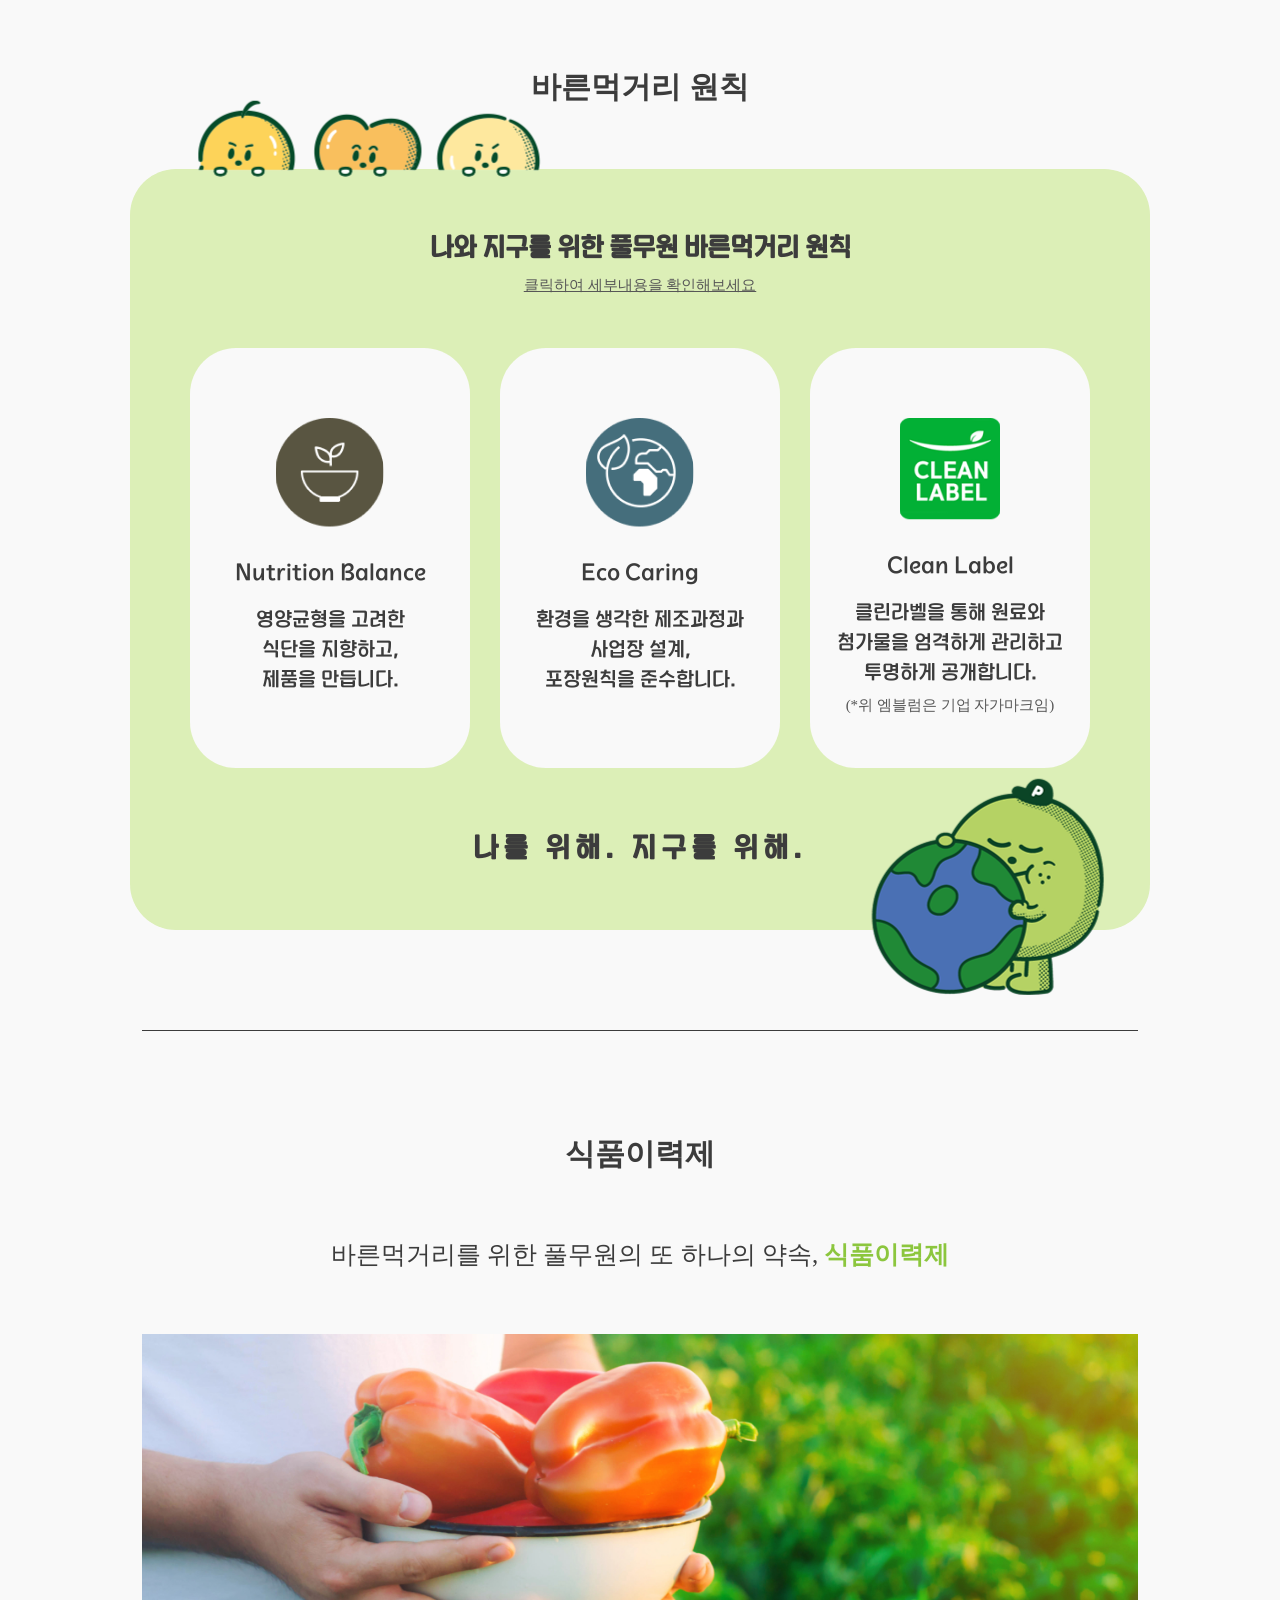
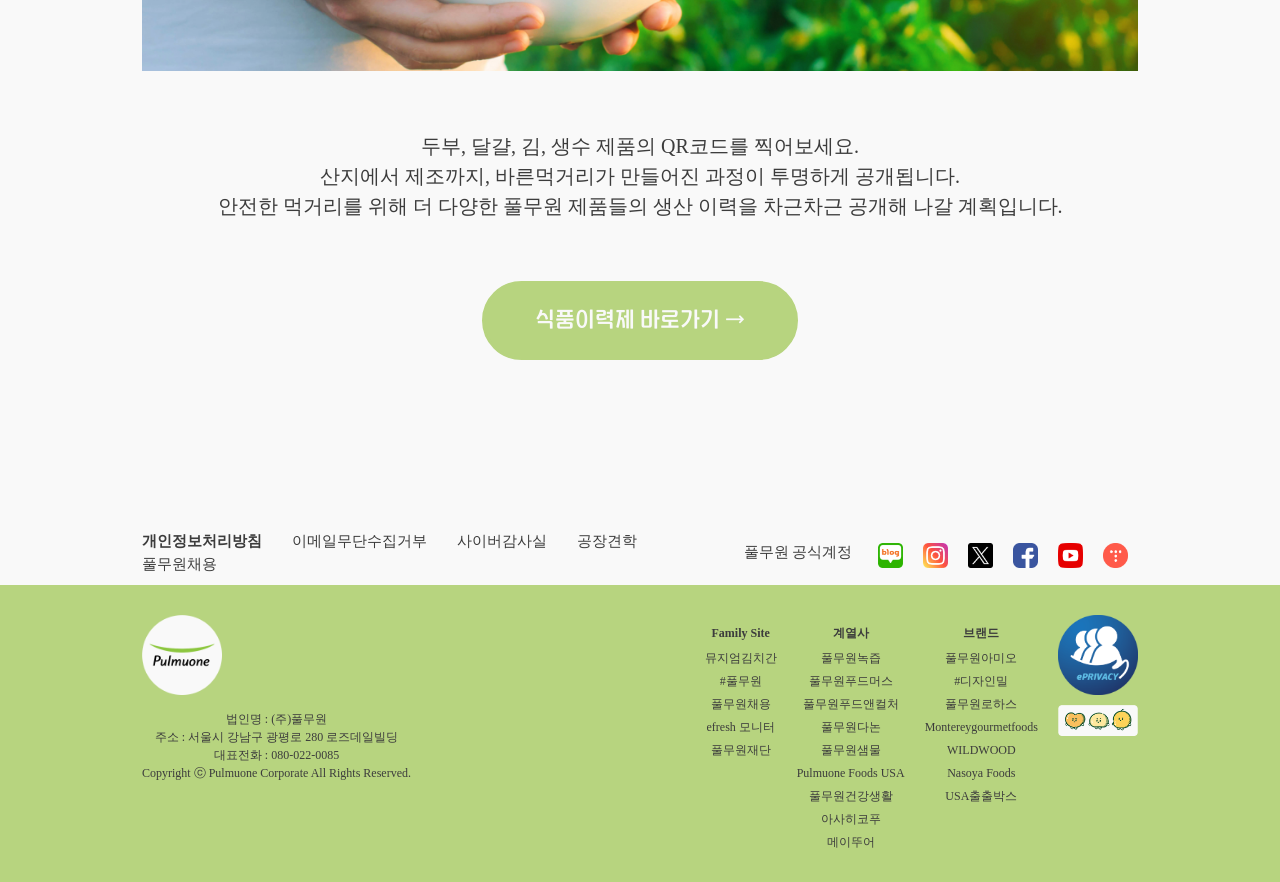
<file: food_rule.html>
<!DOCTYPE html>
<html lang="en">
<head>
    <meta charset="UTF-8">
    <meta name="viewport" content="width=device-width, initial-scale=1.0">
    <title>풀무원</title>

    <!-- meta -->
    <meta name="author" content="김도연,황수빈,여태경,천지호">
    <meta name="description" content="웹사이트 리뉴얼 팀 프로젝트 - 풀무원">
    <meta name="keywords" content="company, renewal, green, healthy">
    <meta name="Resource-type" content="document">
    <meta property="og:title" content="풀무원" />
    <meta property="og:description" content="풀무원" />

    <!-- resources -->
    <link rel="stylesheet" href="./css/food.css">
    <script src="https://ajax.googleapis.com/ajax/libs/jquery/3.6.0/jquery.min.js"></script>
    <script defer src="./js/common.js"></script>
    <script defer src="./js/food.js"></script>
    <link href="https://hangeul.pstatic.net/hangeul_static/css/nanum-gothic.css" rel="stylesheet">

    <!-- favicon -->
    <link rel="icon" type="image/png" href="./img/public/public_favicon_01.png" sizes="32x32" />
    <link rel="icon" type="image/png" href="./img/public/public_favicon_01.png" sizes="16x16" />
</head>
<body>
    <main>
        <div class="main-title-img"><img src="./img/food/food_title_img.jpg" alt=""></div>
        <div>
            <div class="main-title">
                <b>바른먹거리</b>
            </div>
            <div class="main-tab-menu">
                <ul class="tab-list">
                    <a href="./food_rule.html"><li class="active">바른먹거리 원칙</li></a>
                    <a href="./food_campaign.html"><li>바른먹거리 캠페인</li></a>
                    <a href="./food_safety.html"><li>식품안전 및 품질정책</li></a>
                </ul>
            </div>

            <!-- 3-1. 바른먹거리 원칙 -->
            <div>
                <article>
                    <h3 class="ev-scroll">내 가족의 건강과 행복을 위한 <span class="highlight">바른먹거리.</span></h3>
                    <div class="food-main">
                        <div class="food-main-bg">
                            <p class="ev-scroll">“풀무원을 만드는 사람들. <br>
                                바른 마음으로 정직하게 만듭니다. <br>
                                까다롭지만 원칙을 지켜 만듭니다. <br><br>
                                풀무원을 만드는 사람들. <br>
                                바른 마음으로 바른먹거리를 생각합니다.”
                            </p>
                            <span>짧은 시를 닮은 이 글은 풀무원 최초의 텔레비전 기업 이미지 광고 속에 조용히 깔렸던 내레이션입니다. <br>
                                    그때도 지금도 풀무원은 ‘내 가족의 건강과 행복을 위한 바른먹거리’를 위해 <br>
                                    엄격한 원칙들을 스스로 만들어 지켜오고 있습니다.</span>
                        </div>
                    </div>
                
                </article>
                <article>
                    <h2>바른먹거리 원칙</h2>
                    <div class="food-rule">
                        <p>나와 지구를 위한 풀무원 바른먹거리 원칙</p>
                        <span>클릭하여 세부내용을 확인해보세요</span>
                        <div>
                            <figure class="ev-scroll">
                                <p><img src="./img/food/food_icon_01.png" alt=""></p>
                                <figcaption>
                                    <p>Nutrition Balance</p>
                                    <span>영양균형을 고려한 <br>
                                            식단을 지향하고, <br>
                                            제품을 만듭니다.</span>
                                </figcaption>
                            </figure>
                            <figure class="ev-scroll">
                                <p><img src="./img/food/food_icon_02.png" alt=""></p>
                                <figcaption>
                                    <p>Eco Caring</p>
                                    <span>환경을 생각한 제조과정과 <br>
                                            사업장 설계, <br>
                                            포장원칙을 준수합니다.</span>
                                </figcaption>
                            </figure>
                            <figure class="ev-scroll">
                                <p><img src="./img/food/food_icon_03.png" alt=""></p>
                                <figcaption>
                                    <p>Clean Label</p>
                                    <span>클린라벨을 통해 원료와 <br>
                                            첨가물을 엄격하게 관리하고 <br>
                                            투명하게 공개합니다.</span>
                                </figcaption>
                                <span>(*위 엠블럼은 기업 자가마크임)</span>
                            </figure>
                        </div>
                        <b>나를 위해. 지구를 위해.</b>
                    </div>
                </article>
                <article class="line">
                    <h2 class="ev-scroll">식품이력제</h2>
                    <div class="food-record">
                        <span class="ev-scroll">바른먹거리를 위한 풀무원의 또 하나의 약속, <span class="highlight">식품이력제</span></span>
                        <p><img src="./img/food/food_sub_01.jpg" alt=""></p>
                        <div class="ev-scroll">두부, 달걀, 김, 생수 제품의 QR코드를 찍어보세요. <br>
                                산지에서 제조까지, 바른먹거리가 만들어진 과정이 투명하게 공개됩니다. <br>
                                안전한 먹거리를 위해 더 다양한 풀무원 제품들의 생산 이력을 차근차근 공개해 나갈 계획입니다.
                        </div>
                        <div class="button"><a href="#">식품이력제 바로가기 →</a></div>
                    </div>
                </article>
            </div>
        </div>

        <!-- popup -->
        <div class="popups">
            <div class="rule-popup-box1">
                <div class="popup">
                    <p><img src="./img/food/food_popup_01.jpg" alt="popup-1-1"></p>
                    <div class="popup-cont">
                        <h4>Nutrition Balance</h4>
                        <span>풀무원은 소비자의 건강과 <br>
                              현대인의 식습관에서 발생할 수 있는 영양불균형의 개선을 위해 영양균형을 실천하며 <br>
                              바른먹거리를 구현합니다.</span>
                        <div>
                            <p>첫째,</p>
                            풀무원 영양관리기준에 따라 <br>
                            제품과 식단을 설계하고 관리합니다.
                            <p>둘째,</p>
                            동물성 원료보다 식물성 원료 사용을 지향합니다.
                            <p>셋째,</p>
                            동물성 원료를 사용할 때에는 지속가능 의미를 담은 <br>
                            동물복지 인증 축산물과 친환경 수산물 사용 지향합니다.
                        </div>
                    </div>
                    <span class="popup-close-btn">×</span>
                </div>
            </div>
            <div class="rule-popup-box2">
                <div class="popup">
                    <p><img src="./img/food/food_popup_02.jpg" alt="popup-1-2"></p>
                    <div class="popup-cont">
                        <h4>Eco Caring</h4>
                        <span>풀무원은 물, 탄소, 폐기물 관리 측면에서 환경을 생각합니다.</span>
                        <div>
                            <p>첫째,</p>
                            제조사업장의 용수 사용량을 절감하고 있으며 <br>
                            폐수를 농업용수 수질 기준으로 관리하고 있습니다.
                            <p>둘째,</p>
                            신재생에너지를 도입 및 확대하고 있으며 <br>
                            에너지 절감 설계를 적용하여 온실가스 배출량을 감축했습니다.
                            <p>셋째,</p>
                            식물성잔재물을 재활용하고 있으며 제품 포장재는 재활용이 쉽도록 설계하고 있습니다.
                        </div>
                        <div class="button"><a href="./news_esg.html">자세히 보기 -></a></div>
                    </div>
                    <span class="popup-close-btn">×</span>
                </div>
            </div>
            <div class="rule-popup-box3">
                <div class="popup">
                    <p><img src="./img/food/food_popup_03.jpg" alt="popup-1-3"></p>
                    <div class="popup-cont">
                        <h4>Clean Label</h4>
                        <span>‘클린라벨’은 풀무원 제품의 원료와 첨가물에 대한 기준으로 <br>
                            전세계 식품회사들 역시 최소 첨가물과 최소 가공, 정보 공개 등의 클린라벨 적용을 위해 <br>
                            노력하고 있습니다. </span>
                        <div>
                            <p>첫째,</p>
                            스스로 더 엄격한 기준을 적용하여 첨가물 115종을  <br>
                            제품과 식단을 설계하고 관리합니다.
                            <p>둘째,</p>
                            원료와 첨가물을 투명하게 공개합니다.
                        </div>
                        <div class="button"><a href="https://product.pulmuone.kr/search_list.asp" target="_blank"> 확인하기 →</a></div>
                    </div>
                    <span class="popup-close-btn">×</span>
                </div>
            </div>
            <div class="record-popup-box1">
                <div class="popup">
                    <p><img src="./img/food/food_popup_04.jpg" alt="popup-2-1"></p>
                    <span class="popup-close-btn">×</span>
                </div>
            </div>
        </div>
    </main>

</body>
</html>
</file>
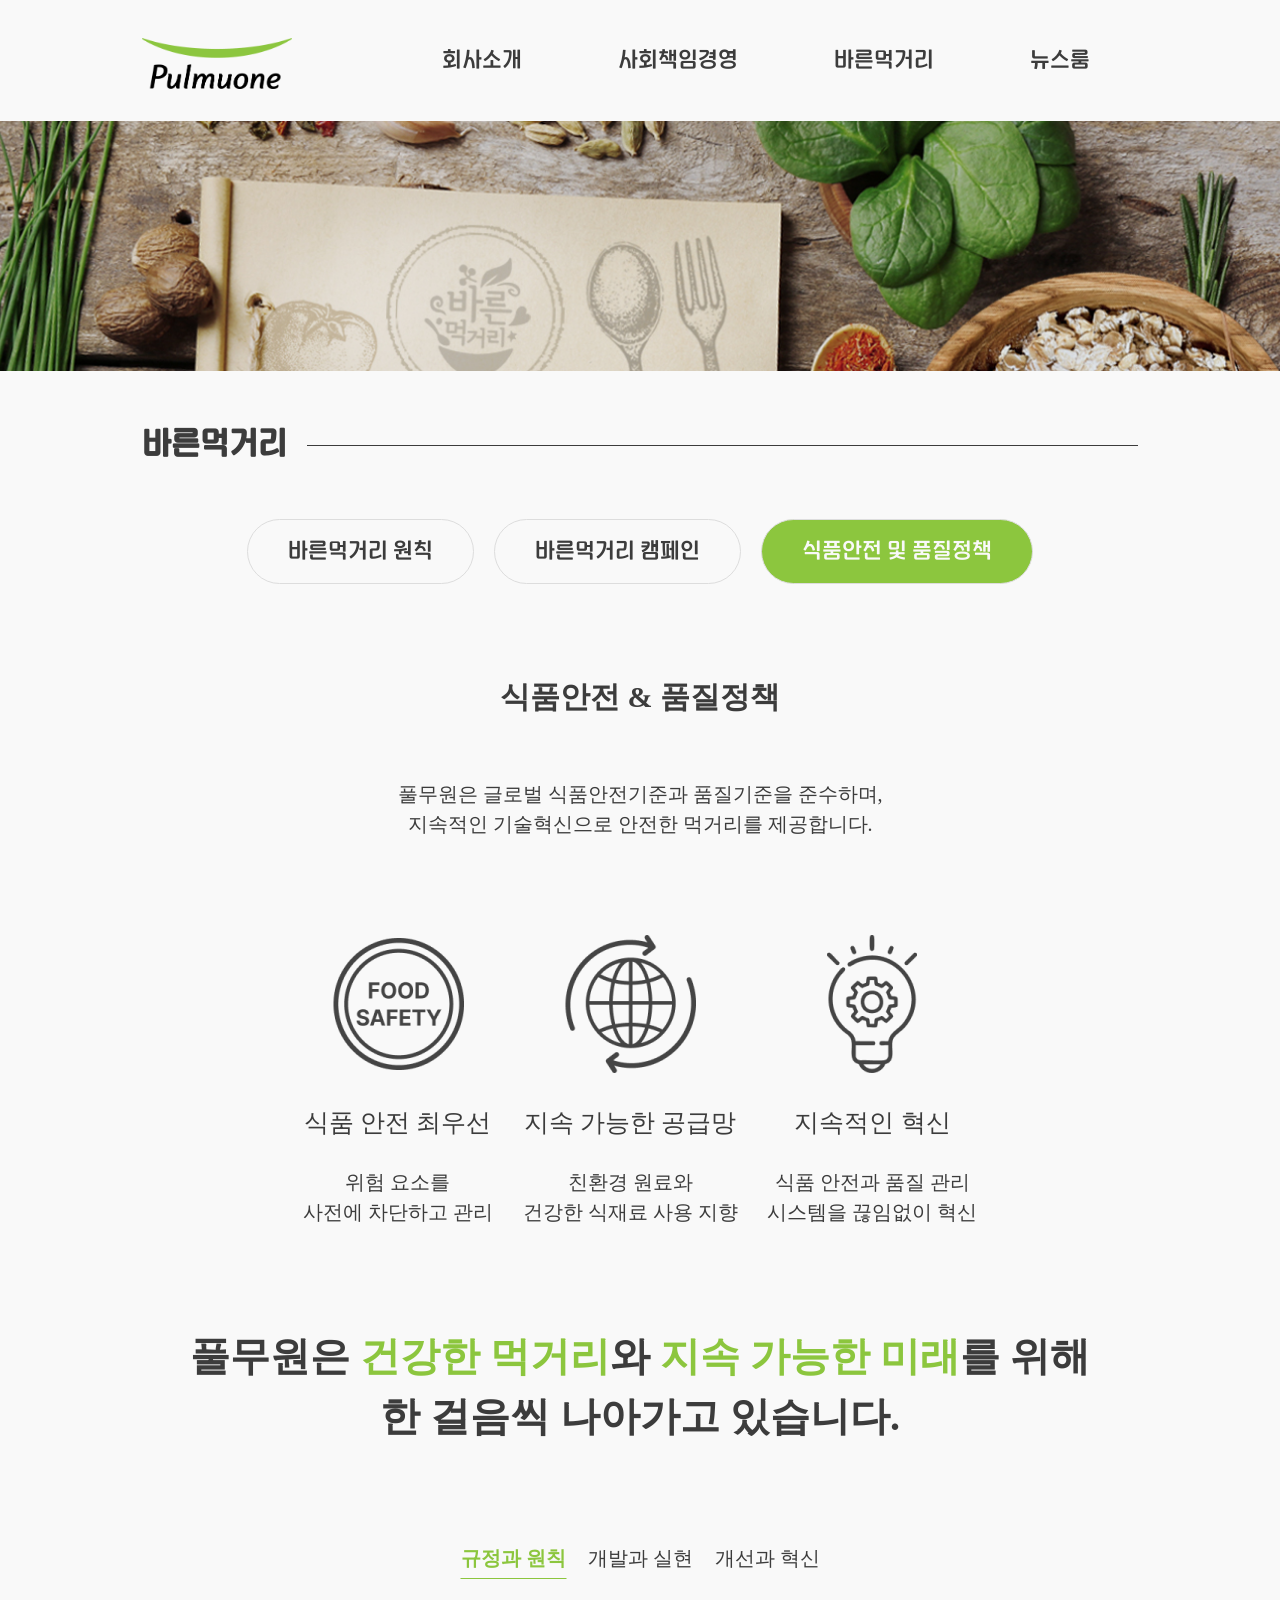
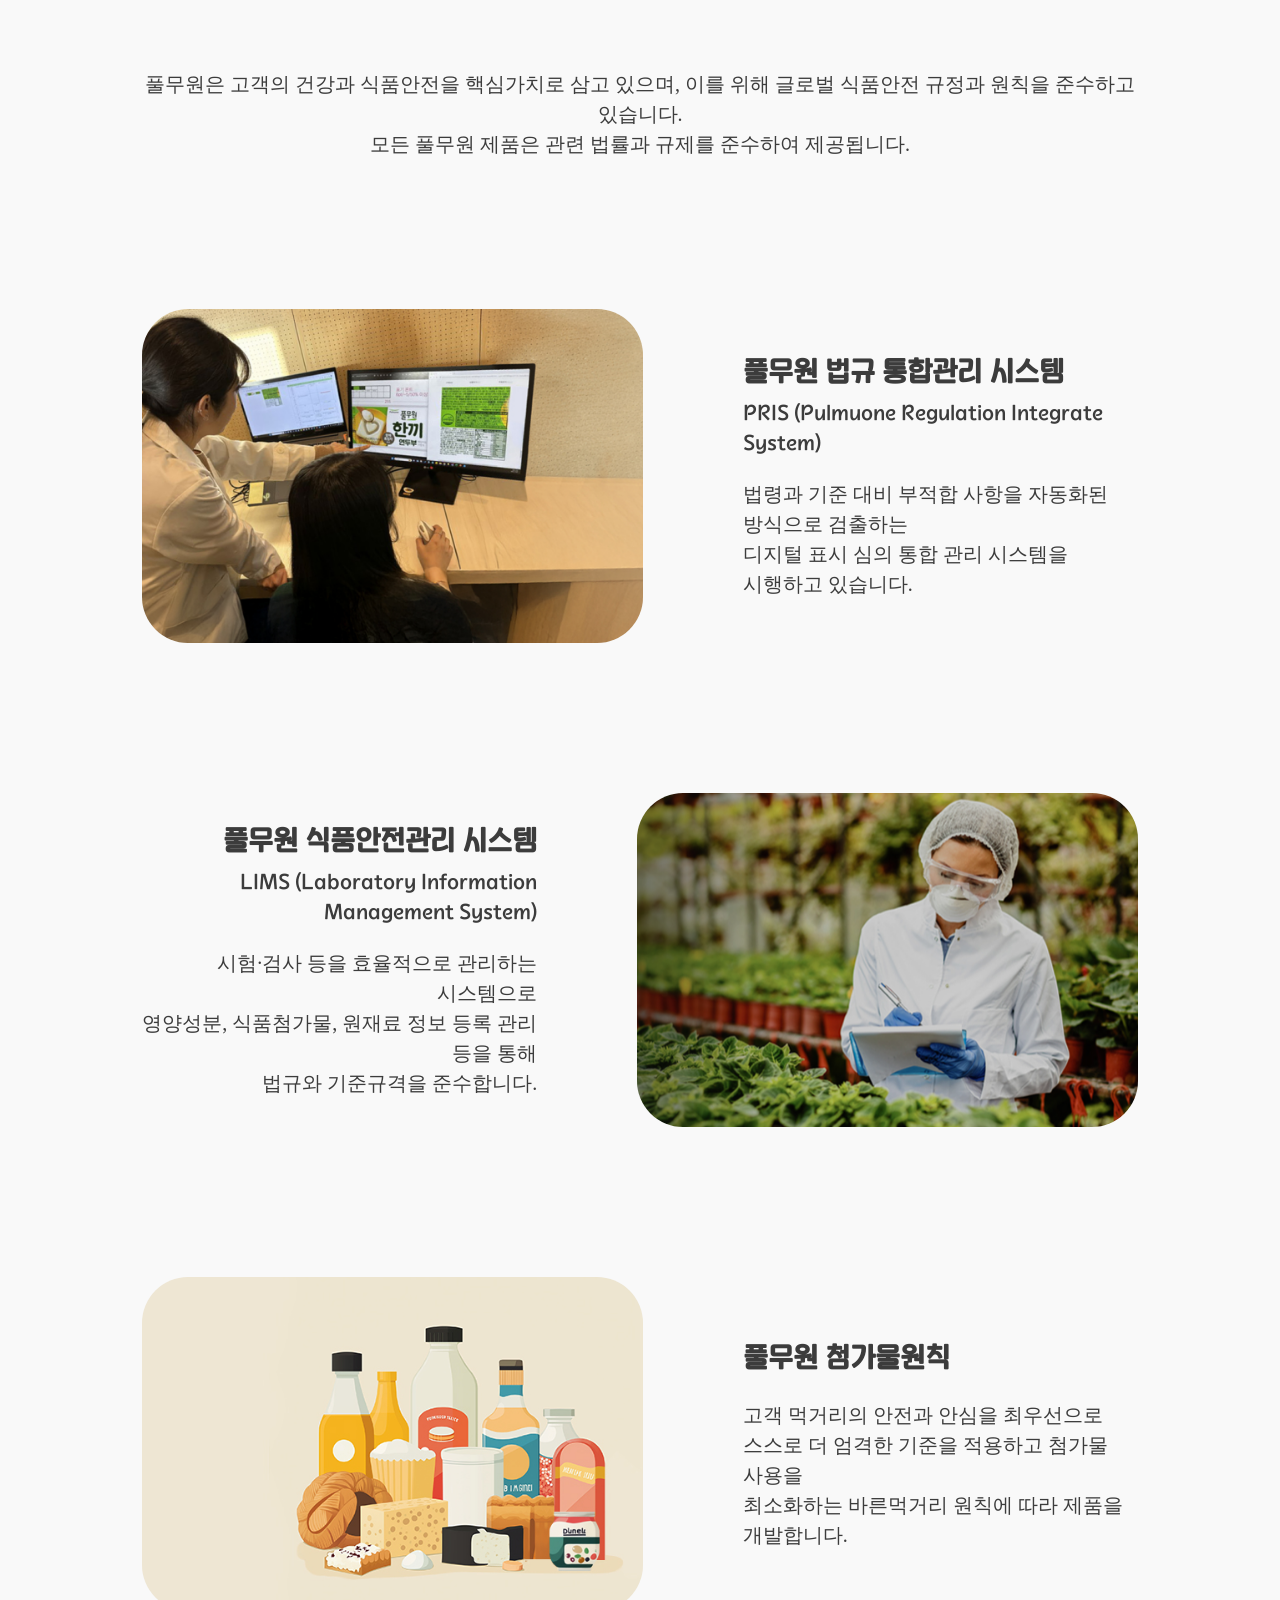
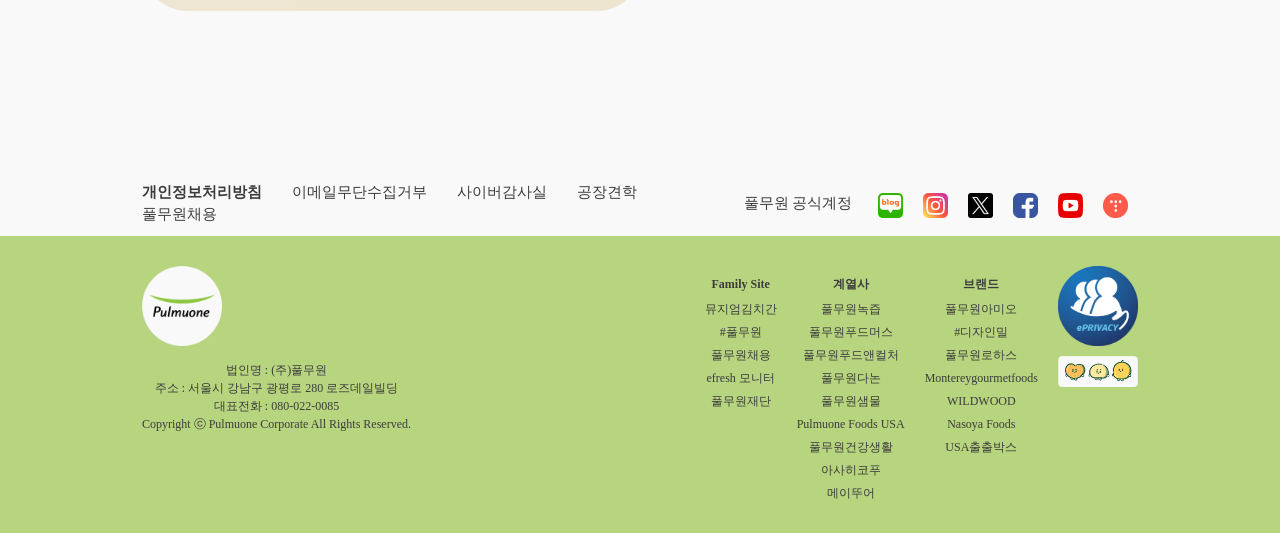
<file: food_safety.html>
<!DOCTYPE html>
<html lang="en">
<head>
    <meta charset="UTF-8">
    <meta name="viewport" content="width=device-width, initial-scale=1.0">
    <title>풀무원</title>

    <!-- meta -->
    <meta name="author" content="김도연,황수빈,여태경,천지호">
    <meta name="description" content="웹사이트 리뉴얼 팀 프로젝트 - 풀무원">
    <meta name="keywords" content="company, renewal, green, healthy">
    <meta name="Resource-type" content="document">
    <meta property="og:title" content="풀무원" />
    <meta property="og:description" content="풀무원" />

    <!-- resources -->
    <link rel="stylesheet" href="./css/food.css">
    <script src="https://ajax.googleapis.com/ajax/libs/jquery/3.6.0/jquery.min.js"></script>
    <script defer src="./js/common.js"></script>
    <script defer src="./js/food.js"></script>
    <link href="https://hangeul.pstatic.net/hangeul_static/css/nanum-gothic.css" rel="stylesheet">

    <!-- favicon -->
    <link rel="icon" type="image/png" href="./img/public/public_favicon_01.png" sizes="32x32" />
    <link rel="icon" type="image/png" href="./img/public/public_favicon_01.png" sizes="16x16" />
</head>
<body>
    <main>
        <div class="main-title-img"><img src="./img/food/food_title_img.jpg" alt=""></div>
        <div>
            <div class="main-title">
                <b>바른먹거리</b>
            </div>
            <div class="main-tab-menu">
                <ul class="tab-list">
                    <a href="./food_rule.html"><li>바른먹거리 원칙</li></a>
                    <a href="./food_campaign.html"><li>바른먹거리 캠페인</li></a>
                    <a href="./food_safety.html"><li class="active">식품안전 및 품질정책</li></a>
                </ul>
            </div>

            <!-- 3-3. 식품안전 및 품질정책 -->
            <div>
                <article>
                    <h2 class="ev-scroll">식품안전 & 품질정책</h2>
                    <div class="food-safety-1">
                        <div class="ev-scroll">풀무원은 글로벌 식품안전기준과 품질기준을 준수하며, <br>
                                지속적인 기술혁신으로 안전한 먹거리를 제공합니다.</div>
                        <div class="food-safety-figure">
                            <figure>
                                <p><img src="./img/food/food_icon_04.png" alt="safety-icon-1"></p>
                                <figcaption>
                                    <p>식품 안전 최우선</p>
                                    <span>위험 요소를 <br>
                                            사전에 차단하고 관리</span>
                                </figcaption>
                            </figure>
                            <figure>
                                <p><img src="./img/food/food_icon_05.png" alt="safety-icon-2"></p>
                                <figcaption>
                                    <p>지속 가능한 공급망</p>
                                    <span>친환경 원료와 <br>
                                            건강한 식재료 사용 지향</span>
                                </figcaption>
                            </figure>
                            <figure>
                                <p><img src="./img/food/food_icon_06.png" alt="safety-icon-3"></p>
                                <figcaption>
                                    <p>지속적인 혁신</p>
                                    <span>식품 안전과 품질 관리 <br>
                                            시스템을 끊임없이 혁신</span>
                                </figcaption>
                            </figure>
                        </div>
                    </div>
                </article>
                <article>
                    <div class="food-safety-2">
                        <h3 class="ev-scroll">풀무원은 <span class="highlight">건강한 먹거리</span>와 <span class="highlight">지속 가능한 미래</span>를 위해 <br>
                            한 걸음씩 나아가고 있습니다.</h3>
                        <div class="safety-tab-menu">
                            <ul class="tab-list">
                                <a href="#"><li class="active">규정과 원칙</li></a>
                                <a href="#"><li>개발과 실현</li></a>
                                <a href="#"><li>개선과 혁신</li></a>
                            </ul>
                        </div>
                        <div class="safety-tab-content">
                            <span>풀무원은 고객의 건강과 식품안전을 핵심가치로 삼고 있으며, 이를 위해 글로벌 식품안전 규정과 원칙을 준수하고 있습니다. <br>
                                    모든 풀무원 제품은 관련 법률과 규제를 준수하여 제공됩니다.</span>
                            <ul>
                                <li class="ev-scroll">
                                    <div class="food-content-left"><img src="./img/food/food_tab01_01.png" alt="tab01-1"></div>
                                    <div class="safety-content-right">
                                        <strong>풀무원 법규 통합관리 시스템</strong>
                                        <p>PRIS (Pulmuone Regulation Integrate System)</p>
                                        <span>법령과 기준 대비 부적합 사항을 자동화된 방식으로 검출하는 <br>
                                                디지털 표시 심의 통합 관리 시스템을 시행하고 있습니다.
                                        </span>
                                    </div>
                                </li>
                                <li class="ev-scroll">
                                    <div class="food-content-left"><img src="./img/food/food_tab01_02.png" alt="tab01-2"></div>
                                    <div class="safety-content-right">
                                        <strong>풀무원 식품안전관리 시스템</strong>
                                        <p>LIMS (Laboratory Information Management System)</p>
                                        <span>시험·검사 등을 효율적으로 관리하는 시스템으로 <br>
                                                영양성분, 식품첨가물, 원재료 정보 등록 관리 등을 통해 <br>
                                                법규와 기준규격을 준수합니다.
                                        </span>
                                    </div>
                                </li>
                                <li class="ev-scroll">
                                    <div class="food-content-left"><img src="./img/food/food_tab01_03.png" alt="tab01-3"></div>
                                    <div class="safety-content-right">
                                        <strong>풀무원 첨가물원칙</strong>
                                        <span>고객 먹거리의 안전과 안심을 최우선으로 <br>
                                                스스로 더 엄격한 기준을 적용하고 첨가물 사용을 <br>
                                                최소화하는 바른먹거리 원칙에 따라 제품을 개발합니다.
                                        </span>
                                    </div>                                        
                                </li>
                            </ul>
                        </div>
                    </div>
                </article>
            </div>


        </div>
    </main>

</body>
</html>
</file>
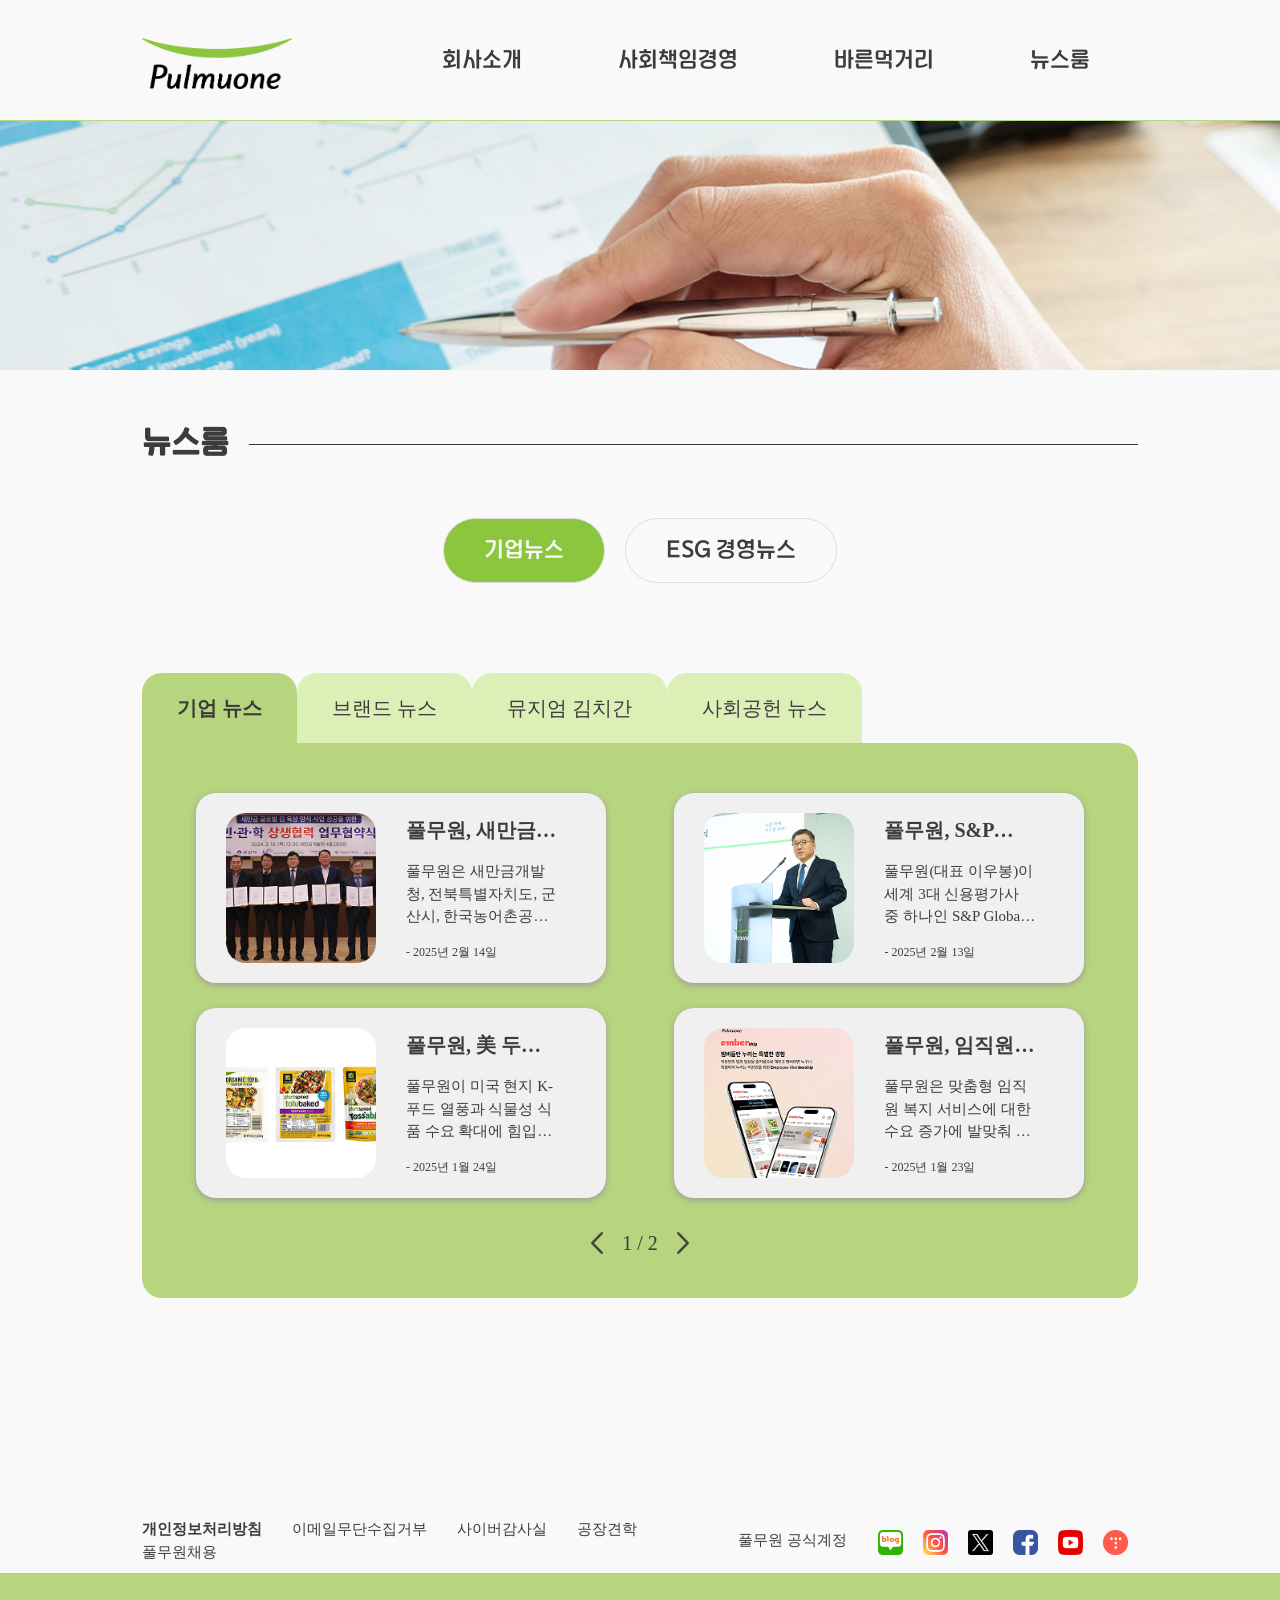
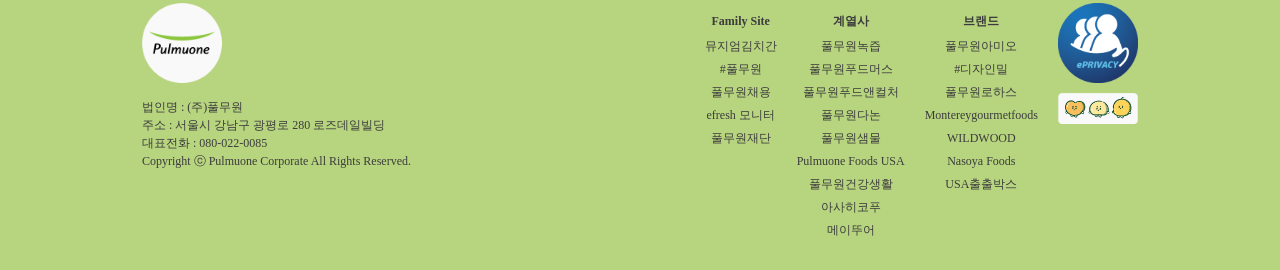
<file: news_enter.html>
<!DOCTYPE html>
<html lang="en">

<head>
    <meta charset="UTF-8">
    <meta name="viewport" content="width=device-width, initial-scale=1.0">
    <title>풀무원</title>

    <!-- meta -->
    <meta name="author" content="김도연,황수빈,여태경,천지호">
    <meta name="description" content="웹사이트 리뉴얼 팀 프로젝트 - 풀무원">
    <meta name="keywords" content="company, renewal, green, healthy">
    <meta name="Resource-type" content="document">
    <meta property="og:title" content="풀무원" />
    <meta property="og:description" content="풀무원" />

    <!-- resources -->
    <link rel="stylesheet" href="./css/news.css">
    <script src="https://ajax.googleapis.com/ajax/libs/jquery/3.6.0/jquery.min.js"></script>
    <script defer src="./js/common.js"></script>
    <script defer src="./js/news.js"></script>
    <link href="https://hangeul.pstatic.net/hangeul_static/css/nanum-gothic.css" rel="stylesheet">

    <link rel="stylesheet" href="https://cdn.jsdelivr.net/npm/swiper@11/swiper-bundle.min.css" />
    <script src="https://cdn.jsdelivr.net/npm/swiper@11/swiper-bundle.min.js"></script>


    <!-- favicon -->
    <link rel="icon" type="image/png" href="./img/public/public_favicon_01.png" sizes="32x32" />
    <link rel="icon" type="image/png" href="./img/public/public_favicon_01.png" sizes="16x16" />
</head>

<body>

    <main>
        <div class="news-main-title">
            <div class="main-title-img">
                <img src="./img/news/news_title_img.jpg" alt="">
            </div>
            <div class="main-title">
                <b>뉴스룸</b>
            </div>
            <div class="main-tab-menu">
                <ul class="tab-list">
                    <a href="./news_enter.html"><li class="active">기업뉴스</li></a>
                    <a href="./news_esg.html"><li>ESG 경영뉴스</li></a>
                </ul>
            </div>
        </div>

        <section class="sec1">
            <div class="container">
                <ul class="tabs">
                    <li class="tab-link current" data-tab="tab-1">기업
                        뉴스</li>
                    <li class="tab-link" data-tab="tab-2">브랜드
                        뉴스</li>
                    <li class="tab-link" data-tab="tab-3">뮤지엄
                        김치간</li>
                    <li class="tab-link" data-tab="tab-4">사회공헌
                        뉴스</li>
                </ul>
                <div id="tab-1" class="tab-content current">
                    <div class="tab-news-container" id="newsWrapper">
                    </div>
                    <div class="news-arrow-btn">
                        <button id="prevBtn" class="arrow-btn"><img src="./img/index/index_arrowbtn_01.png" alt="이전 버튼"></button>
                        <div class="news-page-number">1 / 2</div>
                        <button id="nextBtn" class="arrow-btn"><img src="./img/index/index_arrowbtn_02.png" alt="다음 버튼"></button>
                    </div>

                </div>

                <div id="tab-2" class="tab-content">
                    <div class="tab-news-container">
                        <a href="https://www.thinkfood.co.kr/news/articleView.html?idxno=102105" target="_blank">
                            <div class="news-cont-1">
                                <img src="./img/news/news_tabimg_09.png" alt="뉴스 이미지">
                                <div class="tab-news-text">
                                    <b>풀무원, 부드럽게 데쳐내 누구나 손쉽게 요리하는 ‘국산 데친 나물’ 4종 출시</b>
                                    <b>바른먹거리 원칙으로 깐깐하게 선별한 고품질 나물을 부드럽게 데친 편의형 제품
                                        국내산 고사리, 시래기, 곤드레, 취나물 4종을 깔끔하게 손질해 부드러운 식감 살려
                                        고온고압 살균공법으로 소비기한 90일까지 늘려 보관 편의성 높여</b>
                                    <b>- 2025년 2월 18일</b>
                                </div>
                            </div>
                        </a>
                        <a href="https://vop.co.kr/A00001667618.html" target="_blank">
                            <div class="news-cont-1">
                                <img src="./img/news/news_tabimg_10.png" alt="뉴스 이미지">
                                <div class="tab-news-text">
                                    <b>풀무원, ‘지구식단 두유면’ 자체 생산 공장 통해 공급량 4배 확대…’제로면’ 사업 확장 본격화</b>
                                    <b>의령두부 공장으로 생산 이관 완료…월 생산량 약 4배 증가, 다양한 타입의 제품 생산 가능
                                        풀무원지구식단, ‘두유면’ 등 밀가루 없고 영양적 이점 지닌 ‘제로면’ 포트폴리오 다양화
                                        B2B 채널 특성에 맞는 두유면 벌크 제품 출시하여 급식이나 외식 채널로도 확산</b>
                                    <b>- 2025년 2월 17일</b>
                                </div>
                            </div>
                        </a>
                        <a href="https://thesegye.com/news/view/1065584298303110" target="_blank">
                            <div class="news-cont-1">
                                <img src="./img/news/news_tabimg_11.png" alt="뉴스 이미지">
                                <div class="tab-news-text">
                                    <b>올가홀푸드, 안심먹거리 페스티벌 진행…건강하고 지속가능한 식문화 제안</b>
                                    <b>풀무원 계열의 프리미엄 헬스&웰니스 브랜드 올가홀푸드(이하 올가)는 무항생제 및 무농약 인증 농축산물과 무항생제 및 무농약 인증 원료를 사용한 다양한 제품을 선보이는 ‘안심 먹거리 페스티벌’을 전국 오프라인 매장에서 오는 27일까지 진행한다고 16일 밝혔다.</b>
                                    <b>- 2025년 2월 16일</b>
                                </div>
                            </div>
                        </a>
                        <a href="https://www.100ssd.co.kr/news/articleView.html?idxno=118208" target="_blank">
                            <div class="news-cont-1">
                                <img src="./img/news/news_tabimg_12.png" alt="뉴스 이미지">
                                <div class="tab-news-text">
                                    <b>풀무원푸드앤컬처, 발렌타인데이 맞아 식물성 아이스크림 증정 프로모션 진행</b>
                                    <b>풀무원의 푸드서비스 전문 기업 풀무원푸드앤컬처가 발렌타인데이를 맞아 고객들에게 풀무원의 식물성 아이스크림 제품 ‘풀무원지구식단 플랜또(Planto, 474ml)’를 증정하는 특별 프로모션을 진행한다고 12일 밝혔다.</b>
                                    <b>- 2025년 2월 12일</b>
                                </div>
                            </div>
                        </a>
                    </div>
                </div>

                <div id="tab-3" class="tab-content">
                    <div class="tab-news-container">
                        <a href="https://www.news1.kr/industry/distribution/5668674" target="_blank">
                            <div class="news-cont-1">
                                <img src="./img/news/news_tabimg_13.png" alt="뉴스 이미지">
                                <div class="tab-news-text">
                                    <b>풀무원 뮤지엄김치간, 올해 7,500명 대상 무료 ‘김치학교’ 운영</b>
                                    <b>한국의 김치와 김장문화의 계승 발전을 위해 앞장서 온 풀무원 뮤지엄김치간이 새해를 맞이해 올해 7,500명을 대상으로 대표적인 사회공헌 활동인 ‘김치학교’ 프로그램을 무료로 운영한다고 22일 밝혔다.</b>
                                    <b>- 2025년 1월 22일</b>
                                </div>
                            </div>
                        </a>
                        <a href="https://www.etnews.com/20241124000012" target="_blank">
                            <div class="news-cont-1">
                                <img src="./img/news/news_tabimg_14.png" alt="뉴스 이미지">
                                <div class="tab-news-text">
                                    <b>풀무원 뮤지엄김치간, 11월 22일 ‘김치의 날’ 기념 ‘어린이 김치 공모전’ 시상</b>
                                    <b>한국의 김치와 김장 문화의 계승 발전을 위해 앞장서 온 풀무원 뮤지엄김치간은 11월 22일 ‘김치의 날’을 기념해 ‘어린이 동시, 그림 김치 공모전’ 시상식을 개최했다고 24일 밝혔다.</b>
                                    <b>- 2024년 11월 24일</b>
                                </div>
                            </div>
                        </a>
                        <a href="https://www.etnews.com/20241118000016" target="_blank">
                            <div class="news-cont-1">
                                <img src="./img/news/news_tabimg_15.png" alt="뉴스 이미지">
                                <div class="tab-news-text">
                                    <b>풀무원 뮤지엄김치간, 김치의 날 맞아 김장 나눔 봉사활동 진행</b>
                                    <b>한국의 김치와 김장 문화의 계승 발전을 위해 앞장서 온 풀무원 뮤지엄김치간이 11월 22일 김치의 날을 맞아 임직원들과 함께하는 김장김치 나눔 봉사활동을 진행했다고 18일 밝혔다.</b>
                                    <b>- 2024년 11월 18일</b>
                                </div>
                            </div>
                        </a>
                        <a href="https://www.thinkfood.co.kr/news/articleView.html?idxno=101963" target="_blank">
                            <div class="news-cont-1">
                                <img src="./img/news/news_tabimg_16.png" alt="뉴스 이미지">
                                <div class="tab-news-text">
                                    <b>풀무원 뮤지엄김치간, 2030 대상 무료 김치학교 프로그램 참여자 모집</b>
                                    <b>작년 2030세대 호응에 힘입어 올해 ‘Fall in love with Kimchi’ 프로그램 운영
                                        가을 피크닉 컨셉으로 비건 김치와 비건 사이드밀 만들기 체험 진행
                                        뮤지엄김치간 홈페이지에서 9월 20일(금) 오후 2시부터 선착순 신청 가능</b>
                                    <b>- 2024년 9월 13일</b>
                                </div>
                            </div>
                        </a>
                    </div>
                </div>

                
                <div id="tab-4" class="tab-content">
                    <div class="tab-news-container">
                        <a href="https://www.industrynews.co.kr/news/articleView.html?idxno=59888" target="_blank">
                            <div class="news-cont-1">
                                <img src="./img/news/news_tabimg_17.png" alt="뉴스 이미지">
                                <div class="tab-news-text">
                                    <b>풀무원재단, 교육 플랫폼 ‘풀무원재단 클래스룸’ 오픈…온라인으로 교육 사업 확대</b>
                                    <b>‘바른먹거리 교육’ 등 풀무원재단의 대표 교육 온라인으로 들을 수 있는 플랫폼 구축
                                        교육 소개부터 지구시민 교육 추천 도서까지 확인 가능한 콘텐츠로 플랫폼 구성
                                        지속가능한 사회 형성·발전 위한 지식 쌓을 수 있는 다양한 분야의 전문가 교육 영상도 제공</b>
                                    <b>- 2025년 2월 06일</b>
                                </div>
                            </div>
                        </a>
                        <a href="https://www.koreaittimes.com/news/articleView.html?idxno=137210" target="_blank">
                            <div class="news-cont-1">
                                <img src="./img/news/news_tabimg_18.png" alt="뉴스 이미지">
                                <div class="tab-news-text">
                                    <b>풀무원 장애인 표준 사업장 '풀무원투게더', '올해의 편한 일터’ 고용노동부 장관상 수상</b>
                                    <b>풀무원투게더, 고용노동부와 한국장애인고용공단이 선정하는 ‘올해의 편한 일터’에서 최우수상인 고용노동부 장관상 수상
                                        장애인 일자리 창출과 장애인 편의시설 설치 및 장애인 친화적 근무 환경 조성 노력 인정
                                        풀무원투게더, 지난 10월 ‘장애인고용 우수사업주’로도 선정, 중증·여성 장애인 고용 확대 성과</b>
                                    <b>- 2024년 12월 20일</b>
                                </div>
                            </div>
                        </a>
                        <a href="https://www.industrynews.co.kr/news/articleView.html?idxno=57626" target="_blank">
                            <div class="news-cont-1">
                                <img src="./img/news/news_tabimg_19.png" alt="뉴스 이미지">
                                <div class="tab-news-text">
                                    <b>풀무원, 서울시와 ‘외로움 없는 서울을 위한 MOU’ 체결…‘서울라면·서울짜장’ 지원</b>
                                    <b>풀무원식품(대표 김진홍)은 서울특별시(시장 오세훈, 이하 서울시), 서울시복지재단(대표이사 진수희)과 ‘외로움 없는 서울을 위한 업무협약’을 체결하고, ‘서울마음편의점’에 서울라면과 서울짜장을 제공한다고 3일 밝혔다.</b>
                                    <b>- 2024년 12월 03일</b>
                                </div>
                            </div>
                        </a>
                        <a href="https://www.m-i.kr/news/articleView.html?idxno=1180105" target="_blank">
                            <div class="news-cont-1">
                                <img src="./img/news/news_tabimg_20.png" alt="뉴스 이미지">
                                <div class="tab-news-text">
                                    <b>풀무원, 세이브더칠드런 ‘2024 아동권리영화제’에 피자와 두부스낵 후원</b>
                                    <b>풀무원이 ‘2024 세이브더칠드런 아동권리영화제’ 후원에 나선다. 풀무원(대표 이효율)은 아동권리 인식 개선을 주제로 11월 한 달간 온라인과 오프라인에서 열리는 ‘2024 세이브더칠드런 아동권리영화제’에 세이브더칠드런 취약계층 아동 300여 명과 관람객을 대상으로 ‘노엣지피자 토마토&미트콤보’와 ‘SOYA 두부칩’ 등 총 1,700여개의 제품을 후원한다고 19일 밝혔다.</b>
                                    <b>- 2024년 11월 19일</b>
                                </div>
                            </div>
                        </a>
                    </div>
                </div>
            </div>
        </section>

    </main>
</body>



</html>
</file>
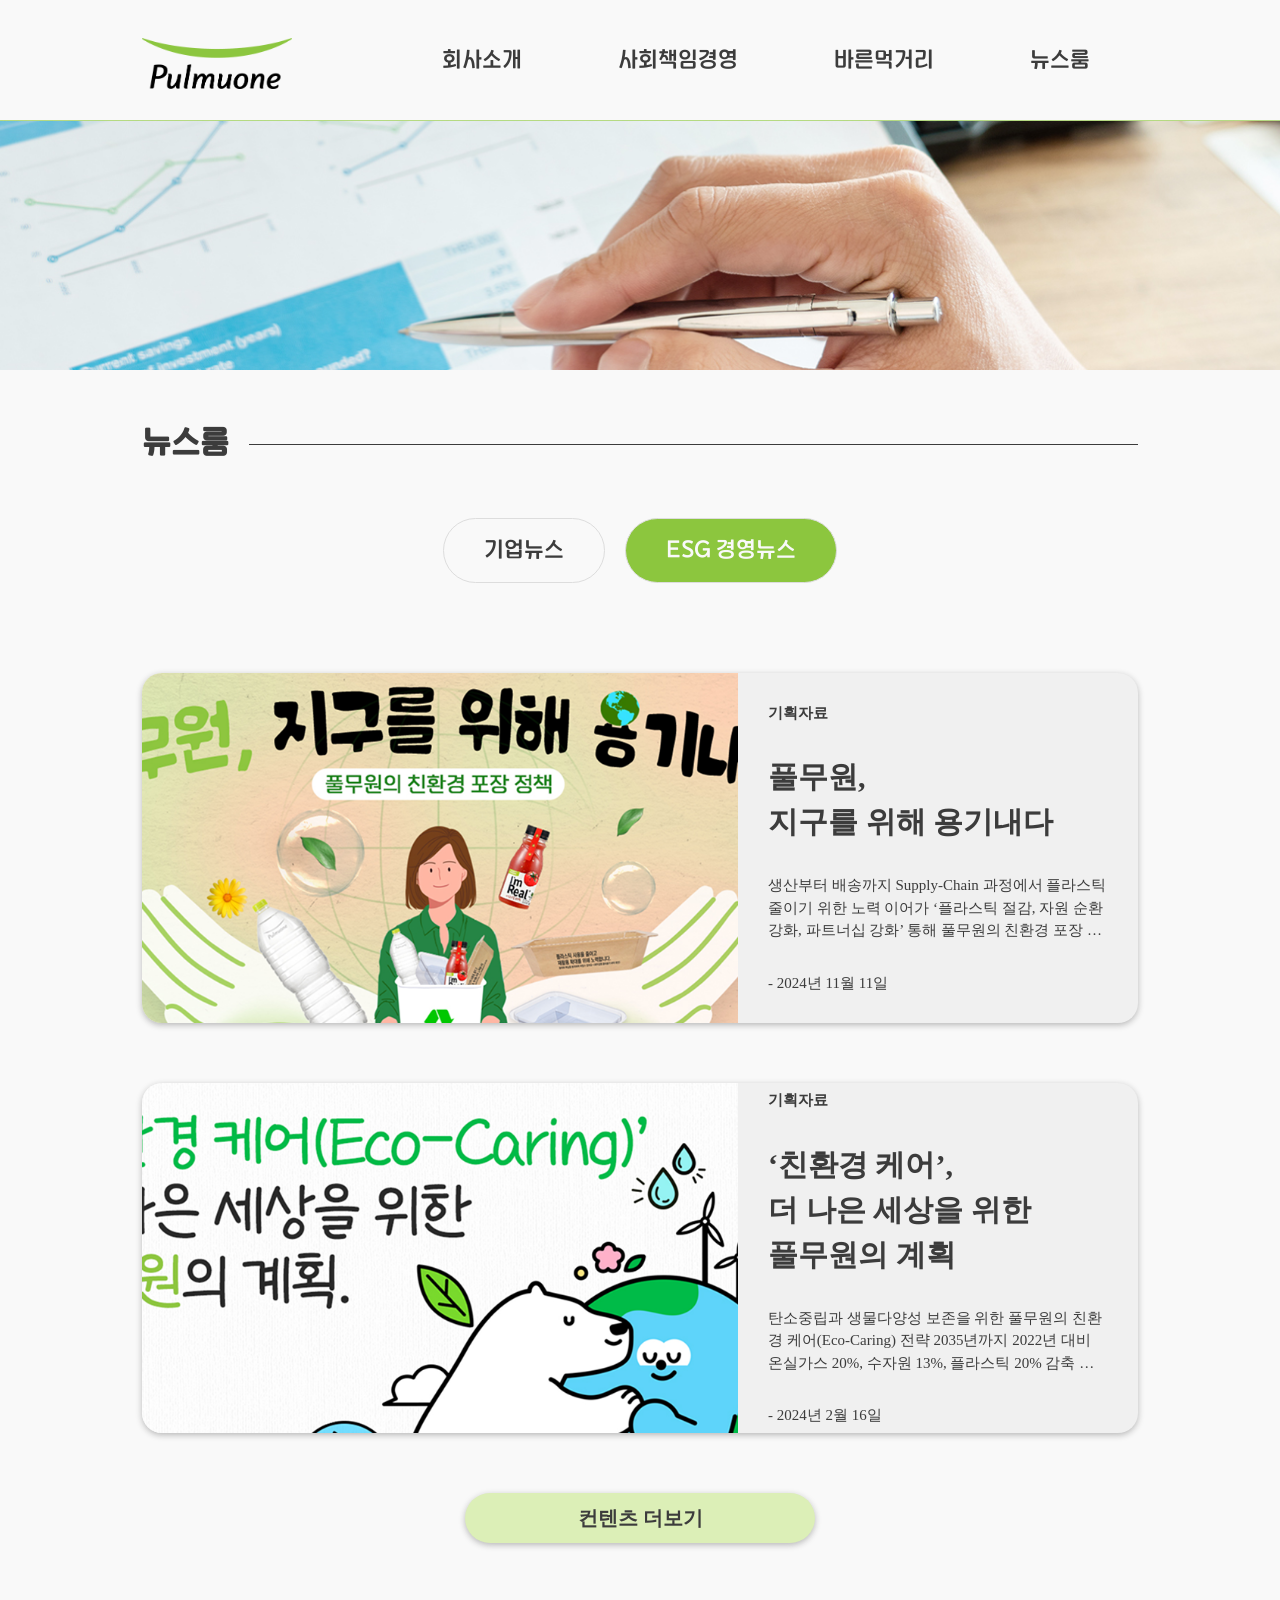
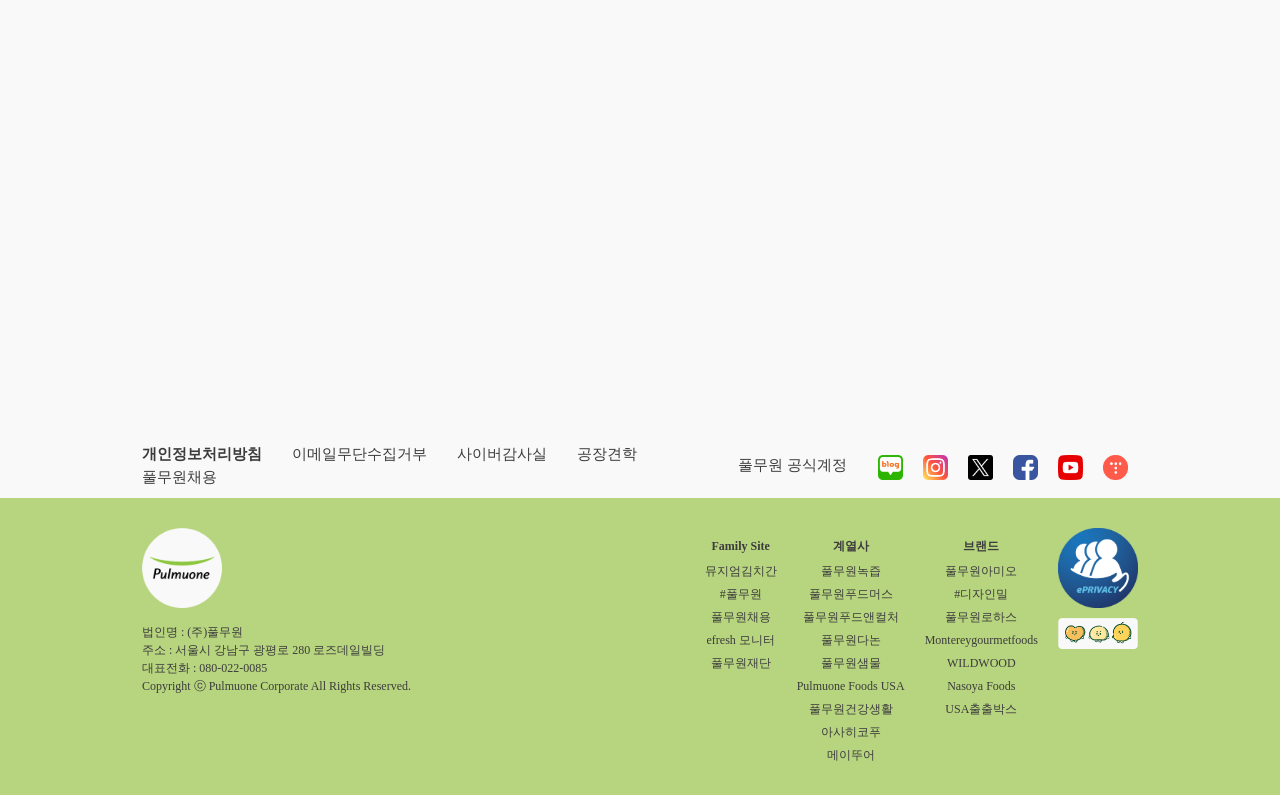
<file: news_esg.html>
<!DOCTYPE html>
<html lang="en">

<head>
    <meta charset="UTF-8">
    <meta name="viewport" content="width=device-width, initial-scale=1.0">
    <title>풀무원</title>

    <!-- meta -->
    <meta name="author" content="김도연,황수빈,여태경,천지호">
    <meta name="description" content="웹사이트 리뉴얼 팀 프로젝트 - 풀무원">
    <meta name="keywords" content="company, renewal, green, healthy">
    <meta name="Resource-type" content="document">
    <meta property="og:title" content="풀무원" />
    <meta property="og:description" content="풀무원" />

    <!-- resources -->
    <link rel="stylesheet" href="./css/news.css">
    <script src="https://ajax.googleapis.com/ajax/libs/jquery/3.6.0/jquery.min.js"></script>
    <script defer src="./js/common.js"></script>
    <script defer src="./js/news.js"></script>
    <link href="https://hangeul.pstatic.net/hangeul_static/css/nanum-gothic.css" rel="stylesheet">

    <link rel="stylesheet" href="https://cdn.jsdelivr.net/npm/swiper@11/swiper-bundle.min.css" />
    <script src="https://cdn.jsdelivr.net/npm/swiper@11/swiper-bundle.min.js"></script>


    <!-- favicon -->
    <link rel="icon" type="image/png" href="./img/public/public_favicon_01.png" sizes="32x32" />
    <link rel="icon" type="image/png" href="./img/public/public_favicon_01.png" sizes="16x16" />
</head>

<body>

    <main>
        <div class="news-main-title">
            <div class="main-title-img">
                <img src="./img/news/news_title_img.jpg" alt="">
            </div>
            <div class="main-title">
                <b>뉴스룸</b>
            </div>
            <div class="main-tab-menu">
                <ul class="tab-list">
                    <a href="./news_enter.html"><li>기업뉴스</li></a>
                    <a href="./news_esg.html"><li class="active">ESG 경영뉴스</li></a>
                </ul>
            </div>
        </div>

        <section class="sec2">
            <div class="esg-news-container">
                <a href="https://m.post.naver.com/viewer/postView.naver?volumeNo=41436351&memberNo=46805770" target="_blank">
                    <div class="esg-news-box">
                        <img src="./img/news/news_esgbox_01.png" alt="">
                        <div class="esg-text">
                            <b>기획자료</b>
                            <b>풀무원,
                                지구를 위해 용기내다</b>
                            <b>생산부터 배송까지 Supply-Chain 과정에서 플라스틱 줄이기 위한 노력 이어가 ‘플라스틱 절감, 자원 순환 강화, 파트너십 강화’ 통해 풀무원의 친환경 포장 정책 펼쳐 친환경 케어(Eco-Caring) 미션 하에 2035년까지 2022년 대비 플라스틱 사용량 20% 감축 목표</b>
                            <b>- 2024년 11월 11일</b>
                        </div>
                    </div>
                </a>
                <a href="https://ert.korcham.net/dailynews/?bmode=view&idx=17849811" target="_blank">
                    <div class="esg-news-box">
                        <img src="./img/news/news_esgbox_02.png" alt="">
                        <div class="esg-text">
                            <b>기획자료</b>
                            <b>‘친환경 케어’, 
                                더 나은 세상을 위한
                                풀무원의 계획</b>
                            <b>탄소중립과 생물다양성 보존을 위한 풀무원의 친환경 케어(Eco-Caring) 전략 2035년까지 2022년 대비 온실가스 20%, 수자원 13%, 플라스틱 20% 감축 목표 풀무원 전사는 물론 주요 공급기업들과 적극적으로 협업, 친환경 케어 전략 확산 계획</b>
                            <b>- 2024년 2월 16일</b>
                        </div>
                    </div>
                </a>
            </div>

            <button class="esg-news-btn">
                컨텐츠 더보기
            </button>
        </section>

    </main>
</body>



</html>
</file>
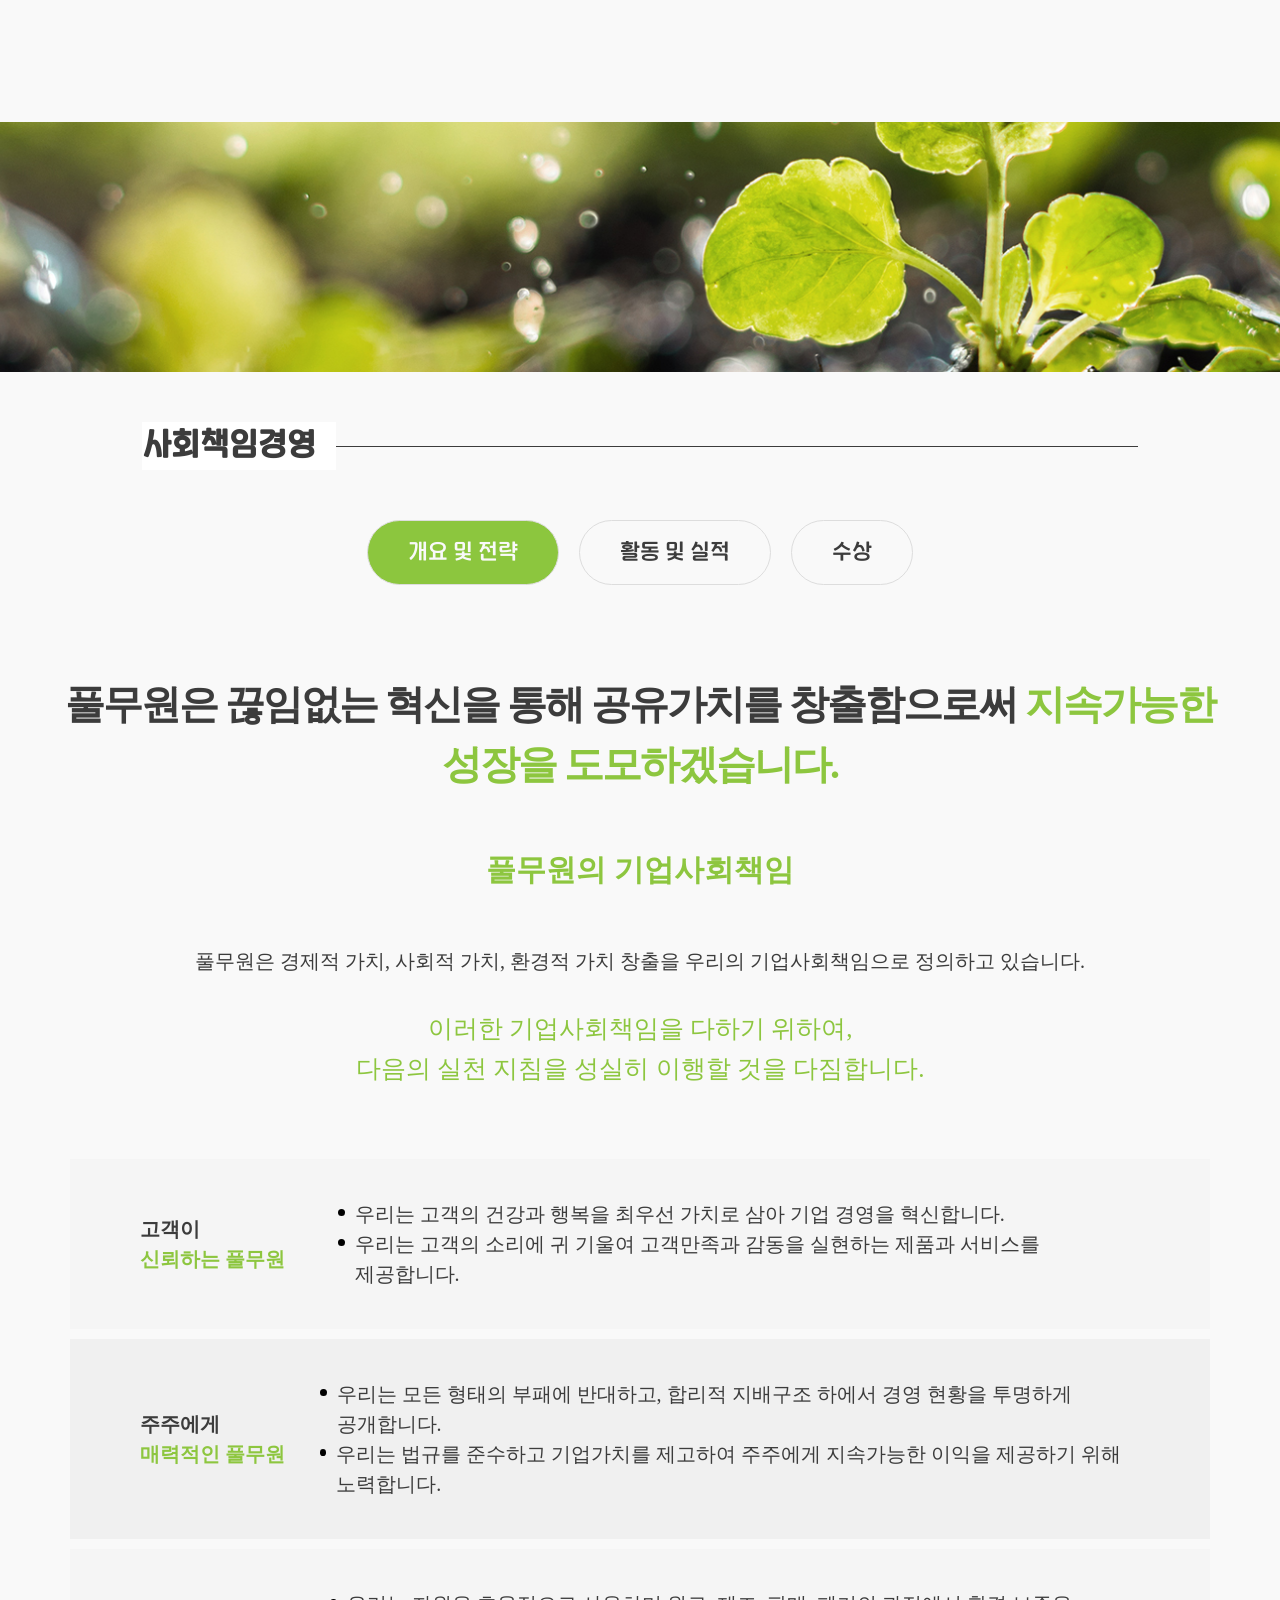
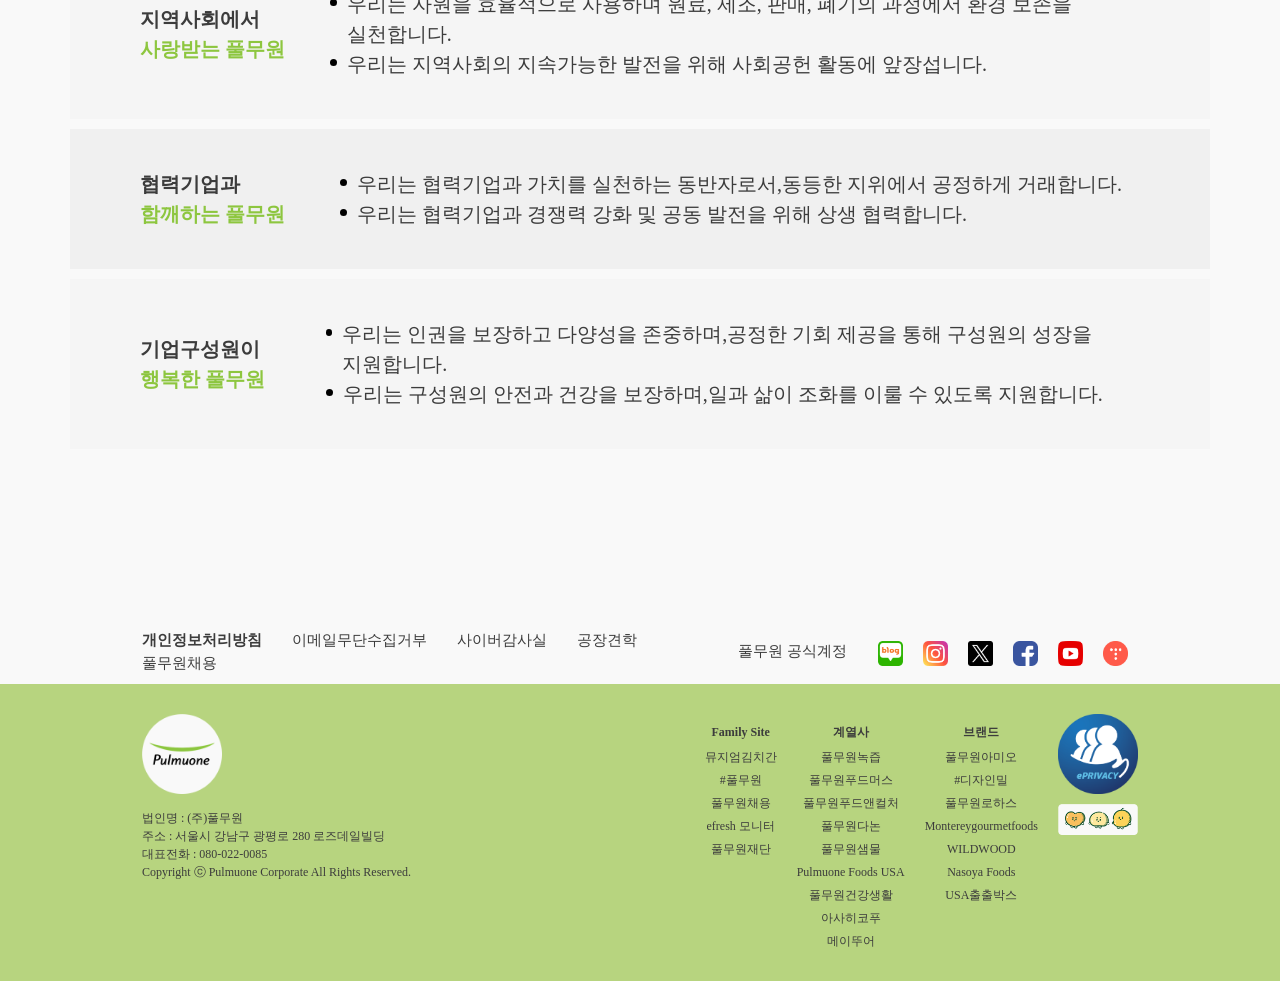
<file: sustainability_ons.html>
<!DOCTYPE html>
<html lang="en">
<head>
    <meta charset="UTF-8">
    <meta name="viewport" content="width=device-width, initial-scale=1.0">
    <title>풀무원</title>
    <!-- resources -->
    <link rel="stylesheet" href="./css/sustainability.css">
    <link href="https://hangeul.pstatic.net/hangeul_static/css/nanum-gothic.css" rel="stylesheet">
    <script src="https://ajax.googleapis.com/ajax/libs/jquery/3.6.0/jquery.min.js"></script>
    <script defer src="./js/common.js"></script>
    <script defer src="./js/sustainability.js"></script>

    <!-- favicon -->
    <link rel="icon" type="image/png" href="./img/public/public_favicon_01.png" sizes="32x32" />
    <link rel="icon" type="image/png" href="./img/public/public_favicon_01.png" sizes="16x16" />
</head>
<body>
    <main>

        <div class="main-title-img"><img src="./img/sustainability/sustainability_title_img.jpg" alt=""></div>
        <div>
            <div class="main-title">
                <b>사회책임경영</b>
            </div>
            <div class="main-tab-menu">
                <ul class="tab-list">
                    <a href="./sustainability_ons.html">
                        <li class="active">
                            개요 및 전략
                        </li>
                    </a>

                    <a href="./sustainability_activity.html">
                        <li>
                        활동 및 실적
                        </li>
                    </a>

                    <a href="./sustainability_result.html">
                        <li>수상</li>
                    </a>
                </ul>
            </div>

        <div class="sustainability">
            
            <div class="tab-body">
                <div class="tab-con-01">
                    <h2>
                        풀무원은 끊임없는 혁신을 통해
                        공유가치를 창출함으로써 <span>지속가능한 성장을 도모하겠습니다.</span>
                    </h2>
                    <div class="sb-01">
                        <b>풀무원의 기업사회책임</b>
                        <p>풀무원은 경제적 가치, 사회적 가치, 환경적 가치 창출을 우리의 기업사회책임으로 정의하고 있습니다.<br><br>
                            <span>이러한 기업사회책임을 다하기 위하여,<br>다음의 실천 지침을 성실히 이행할 것을 다짐합니다.</span></p>
                    </div>
                    <ul>
                        <li>
                            <b>고객이<br><span>신뢰하는 풀무원</span></b>
                            <div>
                                <p>우리는 고객의 건강과 행복을 최우선 가치로 삼아 기업 경영을 혁신합니다.</p>
                                <p>우리는 고객의 소리에 귀 기울여 고객만족과 감동을 실현하는 제품과 서비스를 제공합니다.</p>
                            </div>
                        </li>
                        <li class="bc">
                            <b>주주에게<br><span>매력적인 풀무원</span></b>
                            <div>
                                <p>우리는 모든 형태의 부패에 반대하고, 합리적 지배구조 하에서 경영 현황을 투명하게 공개합니다.</p>
                                <p>우리는 법규를 준수하고 기업가치를 제고하여 주주에게 지속가능한 이익을 제공하기 위해 노력합니다.</p>
                            </div>
                        </li>
                        <li>
                            <b>지역사회에서<br><span>사랑받는 풀무원</span></b>
                            <div>
                                <p>우리는 자원을 효율적으로 사용하며 원료, 제조, 판매, 폐기의 과정에서 환경 보존을 실천합니다.</p>
                                <p>우리는 지역사회의 지속가능한 발전을 위해 사회공헌 활동에 앞장섭니다.</p>
                            </div>
                        </li>
                        <li class="bc-1">
                            <b>협력기업과<br><span>함깨하는 풀무원</span></b>
                            <div>
                                <p>우리는 협력기업과 가치를 실천하는 동반자로서,동등한 지위에서 공정하게 거래합니다.</p>
                                <p>우리는 협력기업과 경쟁력 강화 및 공동 발전을 위해 상생 협력합니다.</p>
                            </div>
                        </li>
                        <li>
                            <b>기업구성원이<br><span>행복한 풀무원</span></b>
                            <div>
                                <p>우리는 인권을 보장하고 다양성을 존중하며,공정한 기회 제공을 통해 구성원의 성장을 지원합니다.</p>
                                <p>우리는 구성원의 안전과 건강을 보장하며,일과 삶이 조화를 이룰 수 있도록 지원합니다.</p>
                            </div>
                        </li>
                    </ul>
                </div>
            </div>
        </div>
</main>


</body>
</html>
</file>
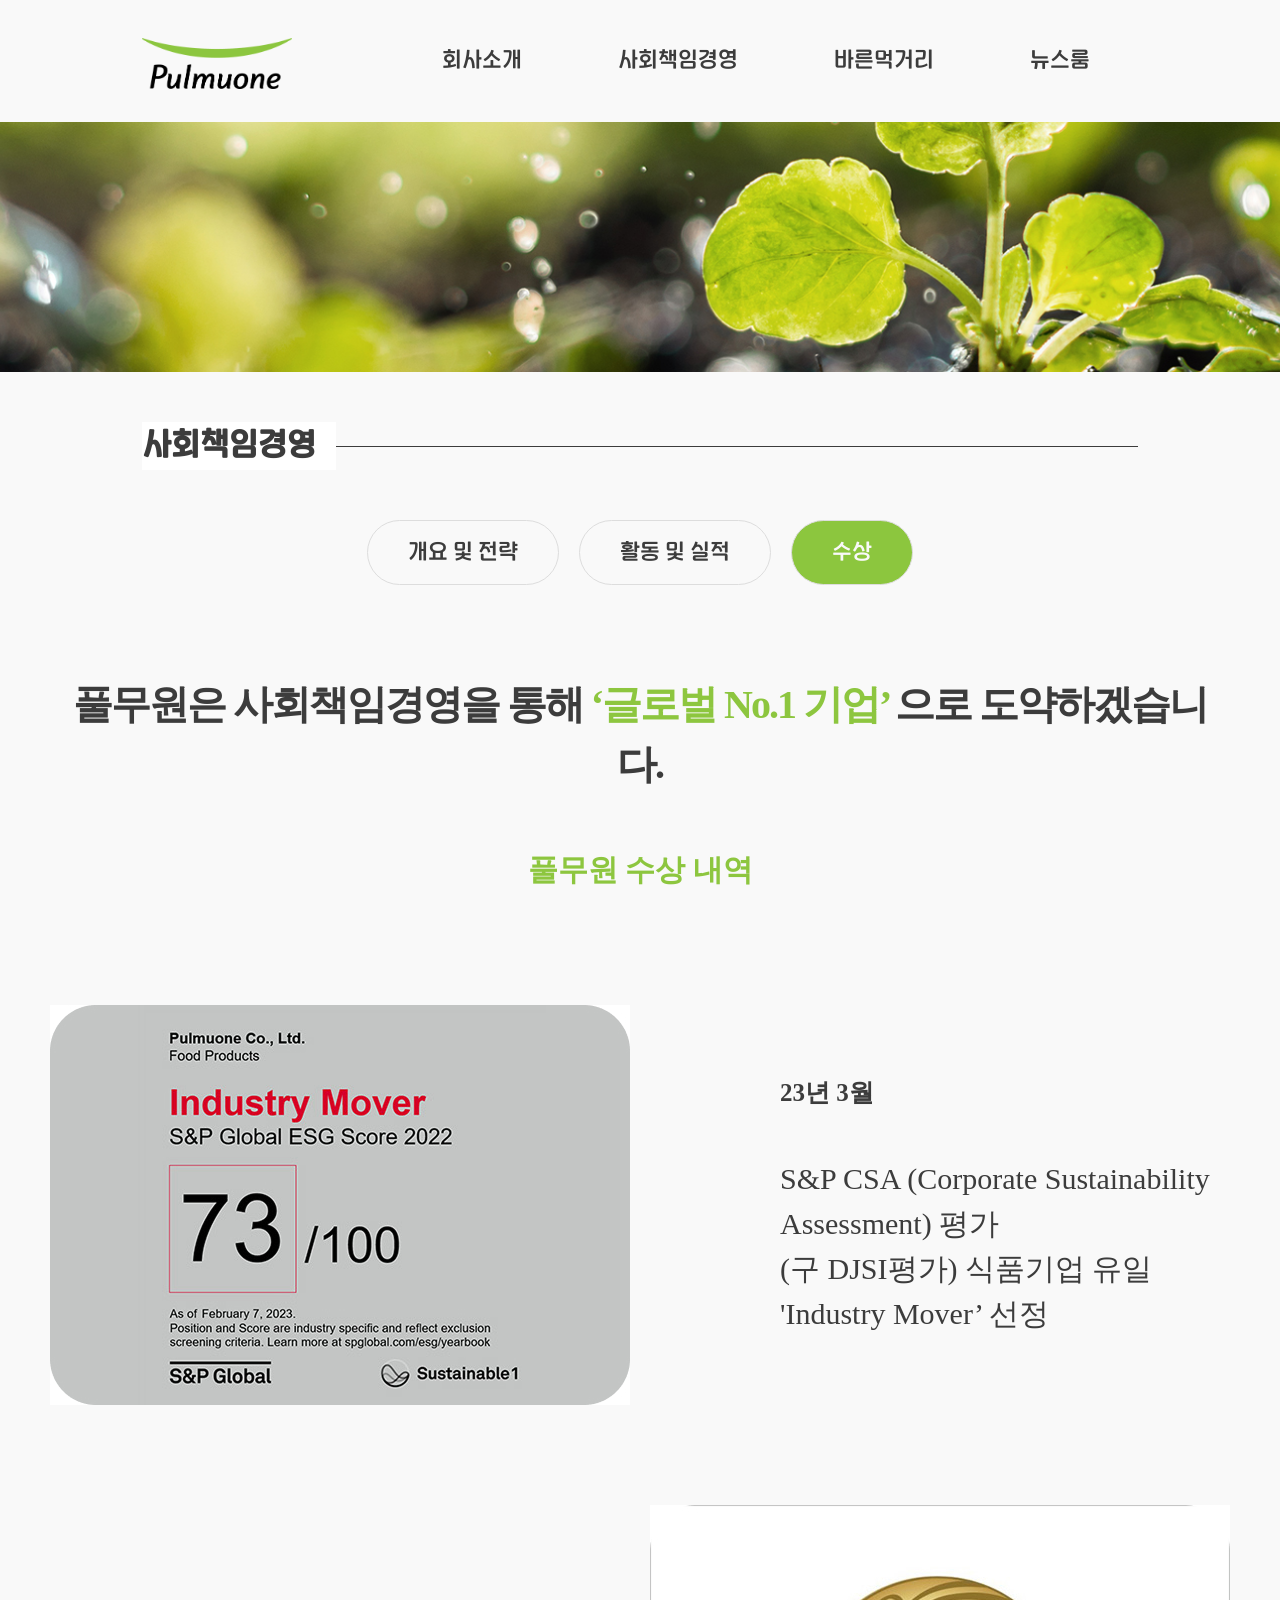
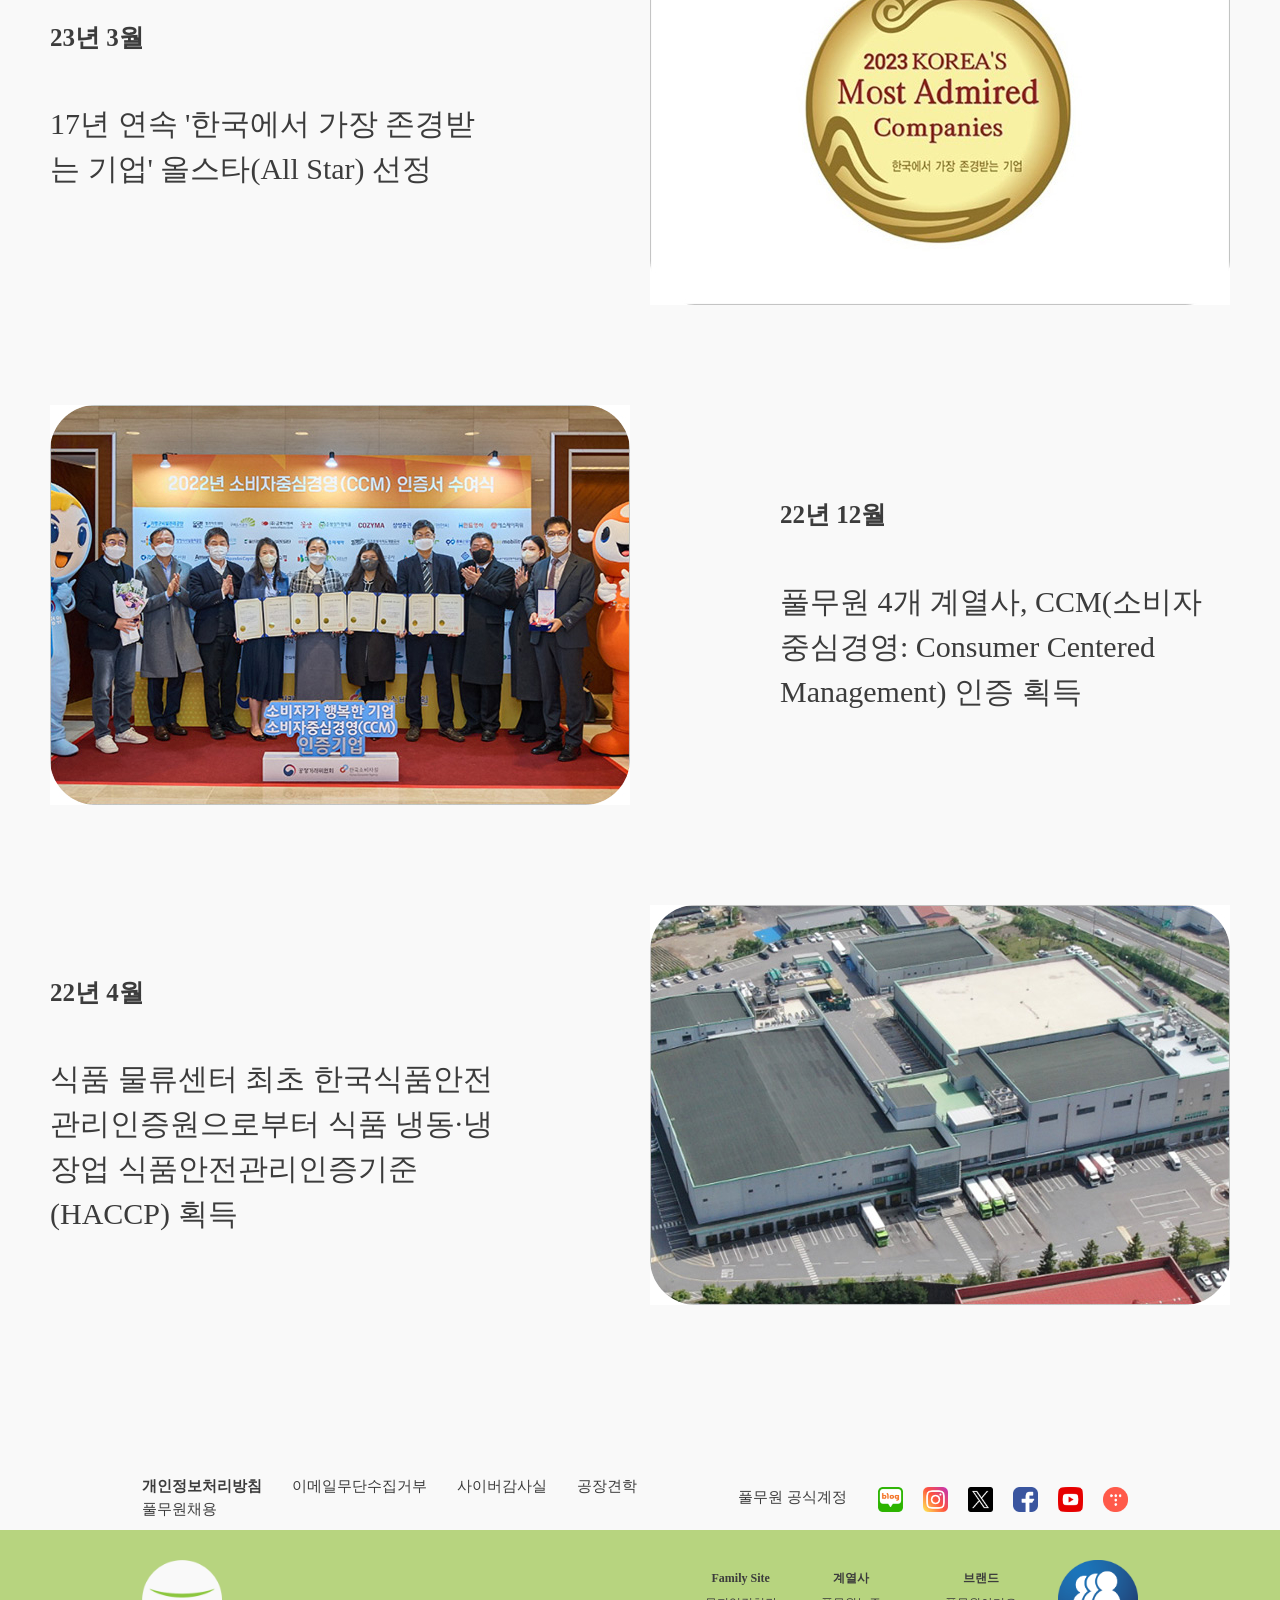
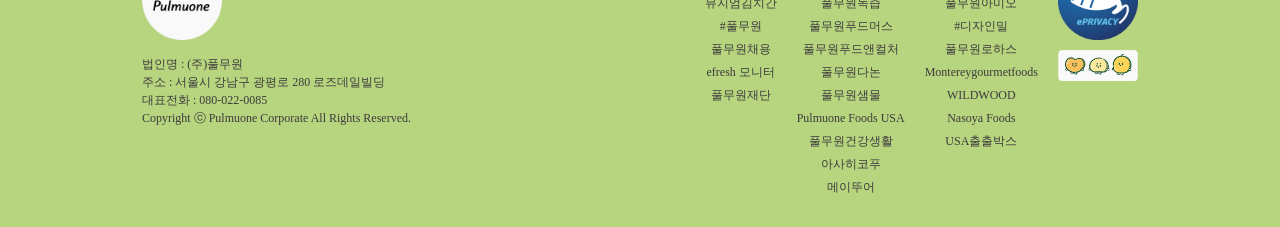
<file: sustainability_result.html>
<!DOCTYPE html>
<html lang="en">
<head>
    <meta charset="UTF-8">
    <meta name="viewport" content="width=device-width, initial-scale=1.0">
    <title>풀무원</title>
    <!-- resources -->
    <link rel="stylesheet" href="./css/sustainability.css">
    <link href="https://hangeul.pstatic.net/hangeul_static/css/nanum-gothic.css" rel="stylesheet">
    <script src="https://ajax.googleapis.com/ajax/libs/jquery/3.6.0/jquery.min.js"></script>
    <script defer src="./js/common.js"></script>
    <script defer src="./js/sustainability.js"></script>

    <!-- favicon -->
    <link rel="icon" type="image/png" href="./img/public/public_favicon_01.png" sizes="32x32" />
    <link rel="icon" type="image/png" href="./img/public/public_favicon_01.png" sizes="16x16" />
</head>
<body>
    <main>
        
        <div class="main-title-img"><img src="./img/sustainability/sustainability_title_img.jpg" alt=""></div>
        <div>
            <div class="main-title">
                <b>사회책임경영</b>
            </div>
            <div class="main-tab-menu">
                <ul class="tab-list">
                    <a href="./sustainability_ons.html">
                        <li>
                            개요 및 전략
                        </li>
                    </a>

                    <a href="./sustainability_activity.html">
                        <li>
                        활동 및 실적
                        </li>
                    </a>

                    <a href="./sustainability_result.html">
                        <li class="active">수상</li>
                    </a>

                </ul>
            </div>

        <div class="sustainability">

            <div class="tab-body">

            <div class="tab-con-03">
                    
                    <div class="susang">
                            <div class="sb-01">
                                <h2>풀무원은 사회책임경영을 통해 <span>‘글로벌 No.1 기업’</span> 으로 도약하겠습니다.</h2>
                                <b>풀무원 수상 내역</b>
                            </div>
                            
                        <ul>
                            <li>
                                <div class="info-2">
                                        <figure><img src="./img/sustainability/무브.jpg" alt=""></figure>
                                        <div>
                                            <p>
                                                <strong>23년 3월</strong> <br>
                                                S&P CSA (Corporate
                                                Sustainability Assessment) 평가<br>
                                                (구 DJSI평가) 식품기업 유일
                                                'Industry Mover’ 선정
                                            </p>
                                        </div>
                                </div>
                            </li>
                            <li>
                                <div class="info-3">
                                        <figure><img src="./img/sustainability/올스타.jpg" alt=""></figure>
                                        <div>
                                            <p>
                                                <strong>23년 3월</strong> <br>
                                                17년 연속 '한국에서 가장 존경받는 기업' 올스타(All Star) 선정
                                            </p>
                                        </div>
                                </div>
                            </li>
                            <li>
                                <div class="info-2">
                                        <figure><img src="./img/sustainability/ccm.jpg" alt=""></figure>
                                        <div>
                                            <p>
                                                <strong>22년 12월</strong> <br>
                                                풀무원 4개 계열사, CCM(소비자중심경영:
                                                Consumer Centered Management) 인증 획득</p>
                                        </div>
                                </div>
                            </li>
                            <li>
                                <div class="info-4">
                                        <figure><img src="./img/sustainability/물류센터.jpg" alt=""></figure>
                                        <div>
                                            <p>
                                                <strong>22년 4월</strong> <br>
                                                식품 물류센터 최초 한국식품안전
                                                관리인증원으로부터 식품 냉동·냉장업
                                                식품안전관리인증기준(HACCP) 획득
                                                </p>
                                        </div>
                                </div>
                            </li>
                        </ul>
                    </div>
                    
            </div>
            </div>
        </div>
    </main>
</body>
</html>
</file>
<file: css/company.css>
@charset "UTF-8";
@font-face {
  font-family: "money";
  src: url("../srcs/fonts/Moneygraphy-Rounded.ttf") format("truetype");
}
* {
  box-sizing: border-box;
  padding: 0;
  margin: 0;
}

html {
  font-size: 20px;
  color: #555;
  line-height: 1.5;
}

body {
  font-family: "NanumGothic";
  -moz-user-select: none;
       user-select: none;
  -webkit-user-select: none;
  -webkit-tap-highlight-color: transparent;
  margin: 0;
  padding: 0;
}

h1, h2, h3, h4, h5, p, figure {
  margin: 0;
  padding: 0;
}

ol, ul, li {
  list-style: none;
  margin: 0;
  padding: 0;
}

img {
  border: 0;
  vertical-align: middle;
}

a {
  text-decoration: none;
  color: inherit;
}

input, textarea {
  border: 0;
}

::before, ::after {
  margin: 0;
  padding: 0;
  box-sizing: border-box;
}

* {
  box-sizing: border-box;
}

:root {
  --color-white: #f9f9f9;
  --color-gray: #F0F0F0;
  --color-black: #3C3C3C;
  --color-green1: #8CC63E;
  --color-green2: #B7D47F;
  --color-green3: #DCEFB7;
}

header {
  background-color: var(--color-white);
  left: 0;
  top: 0;
  width: 100%;
  padding: 30px 0;
  position: fixed;
  z-index: 10;
}

.header-wrap-pc {
  width: calc(100% - 284px);
  margin: 0 auto;
  display: flex;
  justify-content: space-between;
  align-items: center;
}

.header-logo > h1 {
  width: 150px;
}

.header-logo > h1 > a > img {
  width: 100%;
}

.header-nav {
  display: flex;
  align-items: baseline;
}

.navigation {
  height: 50px;
  display: flex;
  align-items: center;
  padding: 20px 0;
  z-index: 5;
  transition: height 0.3s ease;
}

.navigation > li {
  padding: 30px 0;
}
.navigation > li a {
  text-align: center;
  color: var(--color-black);
  font-family: "money";
  font-size: 22px;
  padding: 0 48px;
  transition: all 0.15s ease;
}
.navigation > li div div a {
  display: inline-block;
  padding: 3px 25px 0 25px;
  box-sizing: border-box;
  border-radius: 20px;
  transition: all 0.2s ease;
}
.navigation > li div div > a:hover {
  background-color: var(--color-green3);
}

.navigation > li > a:hover {
  color: var(--color-green1);
}

.nav-sub-01 {
  display: none;
  position: absolute;
  height: 60px;
  top: 100%;
  left: 0;
  width: 100%;
  background-color: var(--color-white);
  border-top: solid 1px var(--color-gray);
  z-index: 10;
  font-family: "money";
  padding: 10px 0;
}
.nav-sub-01 div {
  display: flex;
  justify-content: flex-end;
  align-items: center;
  padding-right: 480px;
}
.nav-sub-01 div a {
  margin-left: 20px;
}

.nav-sub-02 {
  display: none;
  position: absolute;
  height: 60px;
  top: 100%;
  left: 0;
  width: 100%;
  background-color: var(--color-white);
  border-top: solid 1px var(--color-gray);
  z-index: 10;
  font-family: "money";
  padding: 10px 0;
}
.nav-sub-02 div {
  display: flex;
  justify-content: flex-end;
  align-items: center;
  padding-right: 420px;
}
.nav-sub-02 div a {
  margin-left: 20px;
}

.nav-sub-03 {
  display: none;
  position: absolute;
  height: 60px;
  top: 100%;
  left: 0;
  width: 100%;
  background-color: var(--color-white);
  border-top: solid 1px var(--color-gray);
  z-index: 10;
  font-family: "money";
  padding: 10px 0;
}
.nav-sub-03 div {
  display: flex;
  justify-content: flex-end;
  align-items: center;
  padding-right: 180px;
}
.nav-sub-03 div a {
  margin-left: 20px;
}

.nav-sub-04 {
  display: none;
  position: absolute;
  height: 60px;
  top: 100%;
  left: 0;
  width: 100%;
  background-color: var(--color-white);
  border-top: solid 1px var(--color-gray);
  z-index: 10;
  font-family: "money";
  padding: 10px 0;
}
.nav-sub-04 div {
  display: flex;
  justify-content: flex-end;
  align-items: center;
  padding-right: 540px;
}
.nav-sub-04 div a {
  margin-left: 20px;
}

.header-wrap-mobile {
  display: none;
}

@media (max-width: 1200px) {
  .header-wrap-pc {
    display: none;
  }
  .header-wrap-mobile {
    width: calc(100% - 100px);
    margin: 0 auto;
    display: flex;
    align-items: center;
    justify-content: space-between;
  }
  .box02 {
    display: none;
  }
  .header-nav h1 {
    width: 150px;
  }
  .header-nav a img {
    width: 100%;
  }
  .header-nav {
    z-index: 5;
    display: flex;
    align-items: baseline;
  }
  .header-icons {
    z-index: 5;
    width: 40px;
    height: 25px;
    position: relative;
  }
  .header-icons.active .trigger-menu span:nth-of-type(1) {
    top: 50%;
    transform: rotate(45deg);
  }
  .header-icons.active .trigger-menu span:nth-of-type(2) {
    top: 50%;
    opacity: 0;
  }
  .header-icons.active .trigger-menu span:nth-of-type(3) {
    top: 50%;
    transform: rotate(-45deg);
  }
  .header-icons .trigger-menu span {
    position: absolute;
    background-color: var(--color-black);
    left: 0;
    top: 0;
    width: 100%;
    border-radius: 5px;
    height: 4px;
    transition: all 0.3s ease;
  }
  .header-icons .trigger-menu span:nth-of-type(1) {
    top: 0;
  }
  .header-icons .trigger-menu span:nth-of-type(2) {
    top: 50%;
  }
  .header-icons .trigger-menu span:nth-of-type(3) {
    top: 100%;
  }
  .nav-down {
    overflow: hidden;
    position: fixed;
    left: 0;
    top: 0;
    width: 100%;
    height: 100%;
    z-index: 1;
    background-color: var(--color-white);
    display: flex;
    align-content: flex-start;
    justify-content: space-between;
    transform: translateY(-100%);
    transition: transform 0.4s ease-in-out;
  }
  .nav-down.active {
    display: flex;
    transform: translateY(0);
  }
  .nav-down-menu {
    padding: 130px 0 0 50px;
  }
  .nav-down-menu li {
    font-family: "money";
    margin-bottom: 8px;
  }
  .nav-down-menu li span {
    color: var(--color-black);
    font-size: 25px;
  }
  .nav-down-menu li div {
    border-left: solid 5px var(--color-green1);
    width: 250px;
    margin: 5px 0 0 5px;
    display: flex;
    flex-direction: column;
  }
  .nav-down-menu li div a {
    width: 230px;
    font-size: 20px;
    color: #757575;
    margin-bottom: 10px;
    margin-left: 30px;
    padding: 3px 0 0 20px;
    border-radius: 20px;
    transition: all 0.2s ease;
  }
  .nav-down-menu li div a:hover {
    background-color: var(--color-green3);
  }
  .page-move-button {
    display: flex;
    flex-direction: column;
    padding: 130px 50px;
  }
  .page-move-button a {
    display: flex;
    align-items: center;
    justify-content: center;
    border-radius: 20px;
    margin: 15px 0;
    padding: 5px 10px 5px 15px;
    background-color: var(--color-gray);
    box-shadow: 0px 2px 6px 0px #b7b7b7;
  }
  .page-move-button a li {
    font-family: "NanumGothicBold";
    color: var(--color-black);
    font-size: 15px;
    white-space: nowrap;
  }
  .page-move-button a li img {
    margin-left: 7px;
  }
  .page-move-button a:hover {
    background-color: #e4e4e4;
  }
  .page-move-button a:active {
    background-color: #d1d1d1;
    box-shadow: inset 0px 0px 5px #a2a2a2;
  }
}
@media (max-width: 480px) {
  header {
    z-index: 15;
  }
  .header-wrap-pc {
    display: none;
  }
  .header-wrap-mobile {
    width: calc(100% - 50px);
    margin: 0 auto;
    display: flex;
    align-items: center;
    justify-content: space-between;
  }
  .box02 {
    display: flex;
    width: 50px;
    height: 50px;
  }
  .header-nav h1 {
    width: 150px;
  }
  .header-nav a img {
    width: 100%;
  }
  .header-nav {
    display: flex;
    align-items: baseline;
  }
  .navigation {
    position: relative;
    display: flex;
  }
  .header-icons {
    width: 40px;
    height: 25px;
    position: relative;
  }
  .header-icons.active .trigger-menu span:nth-of-type(1) {
    top: 50%;
    transform: rotate(45deg);
  }
  .header-icons.active .trigger-menu span:nth-of-type(2) {
    top: 50%;
    opacity: 0;
  }
  .header-icons.active .trigger-menu span:nth-of-type(3) {
    top: 50%;
    transform: rotate(-45deg);
  }
  .header-icons .trigger-menu span {
    position: absolute;
    background-color: var(--color-black);
    left: 0;
    top: 0;
    width: 100%;
    border-radius: 5px;
    height: 4px;
    transition: all 0.3s ease;
  }
  .header-icons .trigger-menu span:nth-of-type(1) {
    top: 0;
  }
  .header-icons .trigger-menu span:nth-of-type(2) {
    top: 50%;
  }
  .header-icons .trigger-menu span:nth-of-type(3) {
    top: 100%;
  }
  .nav-down {
    left: 0;
    top: 0;
    width: 100%;
    height: 100%;
    z-index: 1;
    background-color: var(--color-white);
    display: flex;
    align-content: flex-start;
    justify-content: space-between;
    transform: translateY(-100%);
    transition: transform 0.4s ease-in-out;
  }
  .nav-down.active {
    transform: translateY(0);
  }
  .nav-down-menu {
    padding: 140px 0 0 25px;
  }
  .nav-down-menu li {
    font-family: "money";
    margin-bottom: 10px;
    white-space: nowrap;
  }
  .nav-down-menu li span {
    color: var(--color-black);
    font-size: 25px;
  }
  .nav-down-menu li div {
    margin-left: 10px;
    border-left: solid 5px var(--color-green1);
    width: 100px;
    display: flex;
    flex-direction: column;
  }
  .nav-down-menu li div a {
    width: 190px;
    margin-left: 5px;
    font-size: 20px;
    color: #757575;
    margin-bottom: 13px;
    padding: 3px 0 0 10px;
    border-radius: 20px;
    transition: all 0.2s ease;
  }
  .nav-down-menu li div a:hover {
    background-color: var(--color-green3);
  }
  .page-move-button {
    display: flex;
    flex-direction: column;
    align-items: end;
    padding-right: 25px;
  }
  .page-move-button a {
    border-radius: 20px;
    margin: 15px 0;
    padding: 3px 15px;
    background-color: var(--color-gray);
    box-shadow: 0px 2px 6px 0px #b7b7b7;
  }
  .page-move-button a li {
    font-family: "NanumGothicBold";
    color: var(--color-black);
    font-size: 15px;
  }
  .page-move-button a li img {
    display: none;
  }
}
.footer-up-menu {
  width: calc(100% - 284px);
  display: flex;
  align-items: center;
  margin: 0 auto;
  padding-bottom: 10px;
  padding-top: 170px;
  background-color: var(--color-white);
}
.footer-up-menu .footer-privacy {
  width: 100%;
  display: flex;
  flex-wrap: wrap;
}
.footer-up-menu .footer-privacy a {
  font-family: "NanumGothic";
  color: var(--color-black);
  margin-right: 30px;
  font-size: 15px;
}
.footer-up-menu .footer-privacy a:hover {
  color: #0e0e0e;
}
.footer-up-menu .footer-privacy a:nth-of-type(1) {
  font-weight: bold;
}
.footer-up-menu .footer-sns ul {
  display: flex;
  align-items: center;
  justify-content: space-between;
}
.footer-up-menu .footer-sns ul li {
  width: 25px;
  margin: 0 10px;
  color: var(--color-black);
}
.footer-up-menu .footer-sns ul li:nth-of-type(1) {
  width: 120px;
  font-size: 15px;
}
.footer-up-menu .footer-sns ul li a img {
  width: 100%;
  -o-object-fit: contain;
     object-fit: contain;
}

.footer-down-menu {
  background-color: var(--color-green2);
}
.footer-down-menu .footer-back {
  width: calc(100% - 284px);
  padding: 30px 0;
  display: flex;
  margin: 0 auto;
  justify-content: space-between;
}
.footer-down-menu .footer-back .footer-left {
  flex-wrap: wrap;
}
.footer-down-menu .footer-back .footer-left .footer-logo {
  margin: 0 auto;
}
.footer-down-menu .footer-back .footer-left .footer-logo h1 {
  width: 80px;
}
.footer-down-menu .footer-back .footer-left .footer-logo h1 a img {
  width: 100%;
}
.footer-down-menu .footer-back .footer-left .footer-info {
  margin: 0 auto;
  padding-top: 15px;
}
.footer-down-menu .footer-back .footer-left .footer-info p {
  font-size: 12px;
  line-height: 150%;
  color: var(--color-black);
}
.footer-down-menu .footer-back .footer-right nav {
  display: flex;
}
.footer-down-menu .footer-back .footer-right nav ul {
  margin-left: 20px;
  text-align: center;
}
.footer-down-menu .footer-back .footer-right nav ul span {
  font-weight: bold;
  font-size: 12px;
  color: var(--color-black);
}
.footer-down-menu .footer-back .footer-right nav ul li {
  line-height: 100%;
}
.footer-down-menu .footer-back .footer-right nav ul li a {
  font-size: 12px;
  color: var(--color-black);
}
.footer-down-menu .footer-back .footer-right nav ul li a:hover {
  color: #0e0e0e;
}
.footer-down-menu .footer-back .footer-right nav ul:nth-of-type(4) li {
  width: 80px;
  margin-bottom: 10px;
}
.footer-down-menu .footer-back .footer-right nav ul:nth-of-type(4) li img {
  width: 100%;
}

.footer-wrap-mobile {
  display: none;
}

@media (max-width: 1024px) {
  .footer-wrap-pc {
    display: none;
  }
  .footer-wrap-mobile {
    display: block;
  }
  .footer-up-menu {
    width: calc(100% - 100px);
    display: flex;
    flex-direction: column;
    align-items: center;
    padding-bottom: 10px;
  }
  .footer-up-menu .footer-privacy {
    flex-wrap: wrap;
    padding-bottom: 10px;
    justify-content: space-between;
    margin: 0 auto;
    width: 100%;
  }
  .footer-up-menu .footer-privacy a {
    font-family: "NanumGothic";
    color: var(--color-black);
    font-size: 15px;
  }
  .footer-up-menu .footer-privacy a:hover {
    color: #0e0e0e;
  }
  .footer-up-menu .footer-privacy a:nth-of-type(1) {
    font-weight: bold;
  }
  .footer-up-menu .footer-sns ul {
    display: flex;
    justify-content: flex-end;
    align-items: center;
  }
  .footer-up-menu .footer-sns ul li {
    width: 25px;
    margin: 0 7px;
  }
  .footer-up-menu .footer-sns ul li:nth-of-type(1) {
    width: 100px;
    font-size: 15px;
    white-space: nowrap;
  }
  .footer-up-menu .footer-sns ul li a img {
    width: 100%;
    -o-object-fit: contain;
       object-fit: contain;
  }
  .footer-down-menu {
    background-color: var(--color-green2);
  }
  .footer-down-menu .footer-back {
    align-items: center;
    display: flex;
    width: calc(100% - 100px);
    padding: 30px 0;
    margin: 0 auto;
    justify-content: space-between;
  }
  .footer-down-menu .footer-back .footer-left {
    display: flex;
    flex-wrap: nowrap;
    align-items: center;
  }
  .footer-down-menu .footer-back .footer-left .footer-logo {
    display: none;
  }
  .footer-down-menu .footer-back .footer-left .footer-logo h1 {
    width: 80px;
    margin-right: 15px;
  }
  .footer-down-menu .footer-back .footer-left .footer-logo h1 a img {
    width: 100%;
  }
  .footer-down-menu .footer-back .footer-left .footer-info {
    padding-top: 0;
  }
  .footer-down-menu .footer-back .footer-left .footer-info p {
    font-size: 12px;
    line-height: 150%;
    color: var(--color-black);
  }
  .footer-down-menu .footer-back .footer-right {
    display: flex;
    align-items: center;
  }
  .footer-down-menu .footer-back .dropdown-menu {
    display: flex;
    flex-direction: column;
  }
  .footer-down-menu .footer-back .dropdown1 {
    margin: 5px 0;
    position: relative;
    display: inline-block;
  }
  .footer-down-menu .footer-back .dropdown2 {
    margin: 5px 0;
    position: relative;
    display: inline-block;
  }
  .footer-down-menu .footer-back .dropdown3 {
    margin: 5px 0;
    position: relative;
    display: inline-block;
  }
  .footer-down-menu .footer-back .dropbtn {
    border-radius: 4px;
    background-color: var(--color-white);
    color: var(--color-black);
    border: none;
    padding: 12px;
    width: 200px;
    text-align: left;
    cursor: pointer;
    font-size: 12px;
  }
  .footer-down-menu .footer-back .dropdown-content1 {
    display: none;
    position: absolute;
    top: -208px;
    z-index: 1;
    font-weight: 400;
    background-color: #f9f9f9;
    min-width: 200px;
  }
  .footer-down-menu .footer-back .dropdown-content2 {
    display: none;
    position: absolute;
    top: -250px;
    z-index: 1;
    font-weight: 400;
    background-color: #f9f9f9;
    min-width: 200px;
  }
  .footer-down-menu .footer-back .dropdown-content3 {
    display: none;
    position: absolute;
    top: -292px;
    z-index: 1;
    font-weight: 400;
    background-color: #f9f9f9;
    min-width: 200px;
  }
  .footer-down-menu .footer-back .dropdown-content1 a,
  .footer-down-menu .footer-back .dropdown-content2 a,
  .footer-down-menu .footer-back .dropdown-content3 a {
    display: block;
    text-decoration: none;
    color: var(--color-black);
    font-size: 12px;
    padding: 12px 20px;
  }
  .footer-down-menu .footer-back .dropdown-content1 a:hover,
  .footer-down-menu .footer-back .dropdown-content2 a:hover,
  .footer-down-menu .footer-back .dropdown-content3 a:hover {
    background-color: #d4d4d4;
  }
  .footer-down-menu .footer-privacy-img {
    display: none;
    width: 80px;
    margin-left: 15px;
  }
  .footer-down-menu .footer-privacy-img img {
    width: 100%;
  }
}
@media (max-width: 480px) {
  .footer-wrap-pc {
    display: none;
  }
  .footer-wrap-mobile {
    display: block;
  }
  .footer-up-menu {
    width: calc(100% - 50px);
    display: flex;
    flex-direction: column;
    align-items: center;
    padding-bottom: 10px;
  }
  .footer-up-menu .footer-privacy {
    flex-wrap: wrap;
    padding-bottom: 10px;
    justify-content: space-between;
    margin: 0 auto;
    width: 100%;
  }
  .footer-up-menu .footer-privacy a {
    font-family: "NanumGothic";
    color: var(--color-black);
    font-size: 13px;
  }
  .footer-up-menu .footer-privacy a:hover {
    color: #0e0e0e;
  }
  .footer-up-menu .footer-privacy a:nth-of-type(1) {
    font-weight: bold;
  }
  .footer-up-menu .footer-sns {
    display: none;
  }
  .footer-up-menu .footer-sns ul {
    display: flex;
    align-items: center;
  }
  .footer-up-menu .footer-sns ul li {
    width: 25px;
    margin: 0 7px;
  }
  .footer-up-menu .footer-sns ul li:nth-of-type(1) {
    width: 100px;
    font-size: 12px;
  }
  .footer-up-menu .footer-sns ul li a img {
    width: 100%;
    -o-object-fit: contain;
       object-fit: contain;
  }
  .footer-down-menu {
    background-color: var(--color-green2);
  }
  .footer-down-menu .footer-back {
    align-items: center;
    display: flex;
    flex-direction: column;
    width: calc(100% - 50px);
    padding: 30px 0;
    margin: 0 auto;
    justify-content: space-between;
  }
  .footer-down-menu .footer-back .footer-left {
    display: flex;
    flex-wrap: nowrap;
    align-items: flex-start;
  }
  .footer-down-menu .footer-back .footer-left .footer-logo h1 {
    width: 80px;
    margin-right: 15px;
  }
  .footer-down-menu .footer-back .footer-left .footer-logo h1 a img {
    width: 100%;
  }
  .footer-down-menu .footer-back .footer-left .footer-info {
    padding-top: 0;
  }
  .footer-down-menu .footer-back .footer-left .footer-info p {
    font-size: 12px;
    line-height: 150%;
    color: var(--color-black);
  }
  .footer-down-menu .footer-back .footer-right {
    display: flex;
    flex-direction: column;
    align-items: center;
  }
  .footer-down-menu .footer-back .dropdown-menu {
    display: flex;
    flex-wrap: wrap;
  }
  .footer-down-menu .footer-back .dropdown1 {
    margin: 5px 0;
    position: relative;
    display: inline-block;
  }
  .footer-down-menu .footer-back .dropdown2 {
    margin: 5px 0;
    position: relative;
    display: inline-block;
  }
  .footer-down-menu .footer-back .dropdown3 {
    margin: 5px 0;
    position: relative;
    display: inline-block;
  }
  .footer-down-menu .footer-back .dropbtn {
    border-radius: 4px;
    background-color: var(--color-white);
    color: var(--color-black);
    border: none;
    padding: 12px;
    width: 250px;
    text-align: left;
    cursor: pointer;
    font-size: 12px;
  }
  .footer-down-menu .footer-back .dropdown-content1 {
    display: none;
    position: absolute;
    top: -195px;
    z-index: 1;
    font-weight: 400;
    background-color: #f9f9f9;
    min-width: 250px;
  }
  .footer-down-menu .footer-back .dropdown-content2 {
    display: none;
    position: absolute;
    top: -232px;
    z-index: 1;
    font-weight: 400;
    background-color: #f9f9f9;
    min-width: 250px;
  }
  .footer-down-menu .footer-back .dropdown-content3 {
    display: none;
    position: absolute;
    top: -272px;
    z-index: 1;
    font-weight: 400;
    background-color: #f9f9f9;
    min-width: 250px;
  }
  .footer-down-menu .footer-back .dropdown-content1 a,
  .footer-down-menu .footer-back .dropdown-content2 a,
  .footer-down-menu .footer-back .dropdown-content3 a {
    display: block;
    text-decoration: none;
    color: var(--color-black);
    font-size: 10px;
    padding: 12px 20px;
  }
  .footer-down-menu .footer-back .dropdown-content1 a:hover,
  .footer-down-menu .footer-back .dropdown-content2 a:hover,
  .footer-down-menu .footer-back .dropdown-content3 a:hover {
    background-color: #d4d4d4;
  }
  .footer-down-menu .footer-privacy-img {
    display: none;
  }
}
:root {
  --color-white: #F9F9F9;
  --color-gray: #F0F0F0;
  --color-black: #3C3C3C;
  --color-green1: #8CC63E;
  --color-green2: #B7D47F;
  --color-green3: #DCEFB7;
}

.p {
  display: inline-block;
  opacity: 0;
  transform: translateY(80px); /* 아래에서 시작 */
  transition: opacity 1s ease-out, transform 1s ease-out;
}

.p.show {
  opacity: 1;
  transform: translateY(0);
}

/* .b는 스크롤할 때만 보이게 설정 */
.b {
  opacity: 0;
  transform: translateY(20px); /* 처음에 약간 아래에 위치 */
  transition: opacity 0.6s ease, transform 0.6s ease;
}

.b.visible {
  opacity: 1;
  transform: translateY(0);
}

.main-title-img {
  width: 100%;
  height: 250px;
  margin-top: 120px;
  display: flex;
  justify-content: center;
  align-items: center;
}
.main-title-img img {
  width: 100%;
  height: 100%;
  -o-object-fit: cover;
     object-fit: cover;
}

body {
  background-color: var(--color-white);
  font-family: "NanumGothic";
}

.company {
  width: 1636px;
  margin: 0 auto;
  color: var(--color-black);
}

.main-title {
  margin: 50px 142px;
  overflow: hidden;
  position: relative;
  font-family: "money";
  font-size: 1.6rem;
}
.main-title b {
  display: inline-block;
  background-color: var(--color-white);
  position: relative;
  z-index: 2;
  padding-right: 20px;
}

.main-title::after {
  content: "";
  width: 100%;
  position: absolute;
  right: 0;
  top: 50%;
  border-bottom: 1px solid var(--color-black);
}

.tab-list {
  display: flex;
  justify-content: center;
  align-items: center;
  gap: 20px;
  font-family: "money";
  font-size: 1.1rem;
}
.tab-list li {
  padding: 15px 40px;
  border-radius: 85px;
  border: 1px solid #ddd;
  transition: 0.5s;
}

.main-tab-menu .tab-list li:hover,
.main-tab-menu .tab-list li.active {
  background-color: var(--color-green1);
  color: var(--color-white);
}

.tab-con01 {
  text-align: center;
  margin-top: 90px;
  transition: all 0.5s ease;
}

.tab-con01 > figure {
  margin-bottom: 90px;
}

.tab-con01 > figure > img {
  width: 100%;
  border-radius: 46px;
}

.tab-con01 > b {
  margin-top: 90px;
  font-size: 40px;
  font-family: "NanumGothicBold";
}

.tab-con01 > strong {
  font-size: 40px;
  color: white;
  background-color: #8CC63E;
  font-family: "NanumGothicBold";
  margin-top: 90px;
}

.tab-con01 > p {
  margin-top: 60px;
  font-size: 20px;
  line-height: 2.1;
  font-family: "NanumGothic";
}

.b {
  opacity: 0;
  transform: translateY(50px);
  transition: all 0.5s ease;
}

.show {
  opacity: 1;
  transform: translateY(0);
}

.tab-body02 {
  margin-top: 90px;
}

.tab-sub01 {
  float: left;
  text-align: left;
}

.tab-sub01 > b {
  background-color: #DCEFB7;
  font-size: 25px;
  font-family: "NanumGothicBold";
}

.tab-sub01 > p {
  font-size: 20px;
  margin-top: 30px;
  line-height: 2.1;
  font-family: "NanumGothic";
}

.tab-body02 > figure > img {
  border-radius: 46px;
}

.tab-sub02 {
  margin-top: 90px;
  text-align: left;
}
.tab-sub02 > div {
  display: flex;
  align-items: flex-start;
  margin: 30px 0;
  text-align: left;
}
.tab-sub02 > div::before {
  content: "";
  display: inline-block;
  border: 2px solid #DCEFB7;
  flex-shrink: 0;
  margin-top: 30px;
  margin: 15px;
}
.tab-sub02 > div:nth-of-type(1)::before {
  width: 100px;
}
.tab-sub02 > div:nth-of-type(2)::before {
  width: 200px;
}
.tab-sub02 > div:nth-of-type(3)::before {
  width: 300px;
}
.tab-sub02 > div > p:nth-of-type(1) {
  flex-shrink: 0;
  width: 80px;
  transform: translateY(-30%);
}

.tab-sub02 > p {
  font-size: 25px;
  background-color: #DCEFB7;
  display: inline-block;
  margin-bottom: 20px;
  font-family: "NanumGothic";
}

.tab-sub03 > p {
  font-size: 30px;
  font-family: "NanumGothicBold";
}

.tab-sub03 > p:last-of-type {
  font-size: 20px;
  font-family: "NanumGothic";
}

.tab-sub04 > p {
  font-size: 30px;
  font-family: "NanumGothicBold";
}

.tab-sub04 > p:last-of-type {
  font-size: 20px;
  font-family: "NanumGothic";
}

.tab-sub05 > p {
  font-size: 30px;
  font-family: "NanumGothicBold";
}

.tab-sub05 > p:last-of-type {
  font-size: 20px;
  font-family: "NanumGothic";
}

.tab-sub06 {
  text-align: right;
  font-family: "NanumGothic";
}

.tab-sub06 > p {
  font-size: 20px;
  margin-top: 90px;
  line-height: 1.7;
  font-family: "NanumGothic";
  margin-bottom: 40px;
}

.tab-sub06 > b {
  font-size: 20px;
  font-family: "NanumGothicExtraBold";
}

.tab-sub07 > figure > img {
  float: right;
  margin-top: 35px;
}

.tab-con02 {
  text-align: center;
  margin-top: 90px;
}

.tab-con02 > strong {
  letter-spacing: -3px;
  font-size: 40px;
  font-family: "NanumGothicExtraBold";
}

.tab-con02 > strong > b {
  font-size: 40px;
  font-family: "NanumGothicExtraBold";
  color: #8CC63E;
}

.tab-con02 > p {
  margin-top: 60px;
  font-size: 20px;
  font-family: "NanumGothic";
  line-height: 2.1;
}

.tab-sub-head {
  margin-top: 110px;
  display: flex;
  justify-content: center;
  gap: 50px;
}

.tab-sub-head > p {
  font-family: "NanumGothicBold";
  border-bottom: 2px solid transparent;
  padding: 5px 0;
}

.tab-sub-head p.active {
  color: var(--color-green1); /* 원하는 색상으로 변경 */
  font-weight: bold; /* 필요하면 글씨 굵게 */
}

.tab-sub-head > p:hover,
.tab-sub-head > p.active {
  font-weight: bold;
  border-bottom: 2px solid #8CC63E;
}

.tab-sub-con01 {
  margin-top: 60px;
}

.tab-img-con01 {
  position: relative;
  border-radius: 46px;
  overflow: hidden;
}

.tab-img-con01 > img {
  width: 100%;
}

.tab-img-con01 > p {
  font-size: 30px;
  font-family: "NanumGothic";
  position: absolute;
  left: 0;
  bottom: 0;
  color: white;
  padding: 15px 0;
  background-color: rgba(0, 0, 0, 0.6);
  width: 100%;
}

.swiper-wrapper {
  margin-top: 60px;
}

.swiper-slide {
  background: transparent;
  border-radius: 46px;
  overflow: hidden;
  padding: 5px;
}

.swiper-slide:hover,
.swiper-slide.active {
  background: linear-gradient(to left, #8CC63E, #8CC63E);
}
.swiper-slide:hover::after,
.swiper-slide.active::after {
  content: "";
  background-color: rgba(0, 0, 0, 0.4);
  width: 100%;
  height: 100%;
  position: absolute;
  left: 0;
  top: 0;
  opacity: 0.6;
}

.swiper-slide > img {
  width: 100%;
  border-radius: 40px;
}

.swiper-button-next {
  margin-top: 10px;
}

.swiper-button-prev {
  margin-top: 10px;
}

.history {
  position: relative;
}
.history::before {
  content: "";
  position: absolute;
  left: 50%;
  top: 0;
  height: 100%;
  border-right: 1px solid;
}
.history::after {
  content: "";
  display: block;
  clear: both;
}
.history > div {
  clear: both;
  float: left;
  width: calc(50% - 30px);
  text-align: right;
  position: relative;
  margin: 30px 0;
  line-height: 2.1;
  font-size: 18px;
  font-family: "NanumGothic";
}
.history > div:nth-of-type(odd) {
  float: right;
  text-align: left;
}
.history > div:nth-of-type(odd)::before {
  content: "";
  width: 20px;
  height: 20px;
  border-radius: 100%;
  border: 3px solid #8CC63E;
  position: absolute;
  left: -40px;
  top: 18px;
  background-color: white;
}
.history > div:nth-of-type(even)::after {
  content: "";
  width: 20px;
  height: 20px;
  border-radius: 100%;
  border: 3px solid #8CC63E;
  position: absolute;
  right: -40px;
  top: 18px;
  background-color: white;
}
.history ol {
  margin-top: 30px;
}
.history div > h2 {
  font-family: "NanumGothicBold";
  font-size: 30px;
  color: #8CC63E;
}

.history-main {
  display: flex;
  align-items: center;
  justify-content: center;
  margin-top: 170px;
}

.history-main > figure > img {
  margin-right: 40px;
}

.history-main > h2 {
  display: flex;
  justify-content: center;
  align-items: center;
  text-align: center;
  border: 100px solid #8CC63E;
  border-radius: 100%;
  width: 150px;
  height: 150px;
  margin-left: 45px;
  color: white;
  font-size: 30px;
  font-family: "NanumGothicBold";
}

.history-main > p {
  font-size: 30px;
  font-family: "NanumGothicBold";
  margin-left: 50px;
}

.tab-sub-con02 {
  margin-top: 60px;
  display: none;
}

.tab-img-con02 {
  position: relative;
  border-radius: 46px;
  overflow: hidden;
}

.tab-img-con02 > img {
  width: 100%;
}

.tab-img-con02 > p {
  font-size: 30px;
  font-family: "NanumGothic";
  position: absolute;
  left: 0;
  bottom: 0;
  color: white;
  padding: 15px 0;
  background-color: rgba(0, 0, 0, 0.6);
  width: 100%;
}

.swiper-wrapper {
  margin-top: 60px;
}

.swiper-slide {
  background: transparent;
  border-radius: 46px;
  overflow: hidden;
  padding: 5px;
}

.swiper-slide:hover,
.swiper-slide.active {
  background: linear-gradient(to left, #8CC63E, #8CC63E);
}
.swiper-slide:hover::after,
.swiper-slide.active::after {
  content: "";
  background-color: rgba(0, 0, 0, 0.4);
  width: 100%;
  height: 100%;
  position: absolute;
  left: 0;
  top: 0;
  opacity: 0.6;
}

.swiper-slide > img {
  width: 100%;
  border-radius: 40px;
}

.swiper-button-next {
  margin-top: 10px;
}

.swiper-button-prev {
  margin-top: 10px;
}

.tab-coon01 {
  margin-top: 90px;
  text-align: center;
}

.tab-coon01 > h2 {
  font-size: 40px;
  font-family: "NanumGothicExtraBold";
  margin-bottom: 60px;
}

.tab-coon01 > h2 > strong {
  color: #8CC63E;
}

.tab-coon01 > b {
  font-size: 30px;
  font-family: "NanumGothic";
}

.tab-coon01 > p {
  text-align: center;
  font-size: 25px;
  font-family: "NanumGothicExtraBold";
  margin: 45px auto 0;
  width: 15%;
  padding: 10px;
  border: 4px solid white;
  border-radius: 15px;
  background-color: #8CC63E;
  color: white;
}

.tab-coon01 > h1 {
  font-size: 20px;
  margin-top: 45px;
  font-family: "NanumGothicBold";
  text-align: center;
}

.tab-cl {
  display: flex;
  justify-content: center;
  align-items: center;
  text-align: center;
}

.tab-cl > figure > img {
  width: 186px;
  margin: 45px;
}

.tab-cl > p {
  font-size: 30px;
  font-family: "NanumGothicExtraBold";
  color: #8CC63E;
}

.tab-cl > b {
  font-size: 30px;
  font-family: "NanumGothicExtraBold";
}

.tab-cl01 {
  float: left;
}

.tab-cl01 > b {
  font-size: 25px;
  font-family: "NanumGothicBold";
  text-align: center;
}

.tab-cl01 > b:after {
  content: "";
  display: block;
  width: 70px;
  border-bottom: 3px solid #8CC63E;
  margin: 20px auto;
}

.tab-cl01 > figure > img {
  width: 495px;
  border: 4px solid rgba(0, 0, 0, 0.2);
  padding: 50px;
  margin-top: 60px;
}

.tab-cl01 > p {
  font-size: 20px;
  font-family: "NanumGothic";
  margin-top: 60px;
  text-align: center;
}

.tab-cl02 {
  float: right;
}

.tab-cl02 > b {
  font-size: 25px;
  font-family: "NanumGothicBold";
  text-align: center;
}

.tab-cl02 > b:after {
  content: "";
  display: block;
  width: 70px;
  border-bottom: 3px solid #8CC63E;
  margin: 20px auto;
}

.tab-cl02 > figure > img {
  width: 495px;
  border: 4px solid rgba(0, 0, 0, 0.2);
  padding: 50px;
  margin-top: 60px;
}

.tab-cl02 > p {
  font-size: 20px;
  font-family: "NanumGothic";
  margin-top: 50px;
  text-align: center;
}

@media (min-width: 1024px) and (max-width: 1700px) {
  .company {
    padding: 0 142px;
    width: 100%;
    margin: auto auto 0 auto;
  }
  .main-title {
    margin: 50px 142px;
    font-size: 1.6rem;
  }
  .tab-list {
    font-size: 1.1rem;
  }
  .tab-list li {
    padding: 15px 25px;
    border-radius: 85px;
  }
  .tab-con01 > b,
  .tab-con01 > strong {
    font-size: 40px;
  }
  .tab-con01 > p {
    font-size: 20px;
  }
  .tab-sub01 {
    float: left;
    text-align: left;
  }
  .tab-sub01 > b {
    background-color: #DCEFB7;
    font-size: 25px;
    font-family: "NanumGothicBold";
  }
  .tab-sub01 > p {
    font-size: 20px;
    margin-top: 30px;
    line-height: 2.1;
    font-family: "NanumGothic";
  }
  .tab-body02 > figure > img {
    margin-top: 60px;
    border-radius: 46px;
  }
  .tab-sub02 {
    margin-top: 90px;
    text-align: left;
  }
  .tab-sub02 > div {
    display: flex;
    align-items: flex-start;
    margin: 30px 0;
    text-align: left;
  }
  .tab-sub02 > div::before {
    content: "";
    display: inline-block;
    border: 2px solid #DCEFB7;
    flex-shrink: 0;
    margin-top: 30px;
    margin: 15px;
  }
  .tab-sub02 > div:nth-of-type(1)::before {
    width: 100px;
  }
  .tab-sub02 > div:nth-of-type(2)::before {
    width: 200px;
  }
  .tab-sub02 > div:nth-of-type(3)::before {
    width: 300px;
  }
  .tab-sub02 > div > p:nth-of-type(1) {
    flex-shrink: 0;
    width: 80px;
    transform: translateY(-30%);
  }
  .tab-sub02 > p {
    font-size: 25px;
    background-color: #DCEFB7;
    display: inline-block;
    margin-bottom: 20px;
    font-family: "NanumGothic";
  }
  .tab-sub03 > p {
    font-size: 30px;
    font-family: "NanumGothicBold";
  }
  .tab-sub03 > p:last-of-type {
    font-size: 20px;
    font-family: "NanumGothic";
  }
  .tab-sub04 > p {
    font-size: 30px;
    font-family: "NanumGothicBold";
  }
  .tab-sub04 > p:last-of-type {
    font-size: 20px;
    font-family: "NanumGothic";
  }
  .tab-sub05 > p {
    font-size: 30px;
    font-family: "NanumGothicBold";
  }
  .tab-sub05 > p:last-of-type {
    font-size: 20px;
    font-family: "NanumGothic";
  }
  .tab-sub06 {
    text-align: right;
    font-family: "NanumGothic";
  }
  .tab-sub06 > p {
    font-size: 18px;
    margin-top: 90px;
    line-height: 1.7;
    font-family: "NanumGothic";
  }
  .tab-sub06 > b {
    font-size: 18px;
    font-family: "NanumGothicExtraBold";
    margin-top: 40px;
  }
  .tab-sub07 > figure > img {
    width: 30%;
    height: auto;
  }
  .tab-con02 {
    text-align: center;
    margin-top: 110px;
  }
  .tab-con02 > strong {
    font-size: 40px;
    font-family: "NanumGothicExtraBold";
  }
  .tab-con02 > strong > b {
    font-size: 40px;
    font-family: "NanumGothicExtraBold";
    color: #8CC63E;
  }
  .tab-con02 > p {
    margin-top: 60px;
    font-size: 20px;
    font-family: "NanumGothic";
    line-height: 2.1;
  }
  .tab-sub-head {
    margin-top: 110px;
    display: flex;
    justify-content: center;
    gap: 50px;
  }
  .tab-sub-head > p {
    font-family: "NanumGothicBold";
    border-bottom: 2px solid transparent;
    font-size: 20px;
  }
  .tab-sub-head > p:hover,
  .tab-sub-head > p.active {
    font-weight: bold;
    border-bottom: 2px solid #8CC63E;
  }
  .tab-sub-con01 {
    margin-top: 60px;
  }
  .tab-img-con01 {
    position: relative;
    border-radius: 46px;
    overflow: hidden;
  }
  .tab-img-con01 > img {
    width: 100%;
  }
  .tab-img-con01 > p {
    font-size: 25px;
    font-family: "NanumGothic";
    position: absolute;
    left: 0;
    bottom: 0;
    color: white;
    padding: 15px 0;
    background-color: rgba(0, 0, 0, 0.6);
    width: 100%;
  }
  .history::before {
    content: "";
    position: absolute;
    left: 50%;
    top: 0;
    height: 100%;
    border-right: 1px solid;
  }
  .history::after {
    content: "";
    display: block;
    clear: both;
  }
  .history > div {
    clear: both;
    float: left;
    width: calc(50% - 30px);
    text-align: right;
    position: relative;
    margin: 30px 0;
    line-height: 2.1;
    font-family: "NanumGothic";
  }
  .history > div:nth-of-type(odd) {
    float: right;
    text-align: left;
  }
  .history > div:nth-of-type(odd)::before {
    content: "";
    width: 20px;
    height: 20px;
    border-radius: 100%;
    border: 3px solid #8CC63E;
    position: absolute;
    left: -40px;
    top: 15px;
    background-color: white;
  }
  .history > div:nth-of-type(even)::after {
    content: "";
    width: 20px;
    height: 20px;
    border-radius: 100%;
    border: 3px solid #8CC63E;
    position: absolute;
    right: -40px;
    top: 15px;
    background-color: white;
  }
  .history ol {
    margin-top: 20px;
    font-size: 15px;
  }
  .history div > h2 {
    font-family: "NanumGothicBold";
    font-size: 25px;
    color: #8CC63E;
  }
  .history-main {
    display: flex;
    align-items: center;
    justify-content: center;
    margin-top: 170px;
  }
  .history-main > figure > img {
    width: 110%;
    max-width: 300px;
    height: auto;
    margin-right: -10px;
  }
  .history-main > h2 {
    display: flex;
    justify-content: center;
    align-items: center;
    text-align: center;
    border: 80px solid #8CC63E;
    border-radius: 50%;
    width: 100px;
    height: 100px;
    margin-left: 70px;
    color: white;
    font-size: 25px;
    font-family: "NanumGothicBold";
  }
  .history-main > p {
    font-size: 25px;
    font-family: "NanumGothicBold";
    margin-left: 40px;
  }
  .tab-sub-con02 {
    margin-top: 60px;
    display: none;
  }
  .tab-img-con02 {
    position: relative;
    border-radius: 46px;
    overflow: hidden;
  }
  .tab-img-con02 > img {
    width: 100%;
  }
  .tab-img-con02 > p {
    font-size: 25px;
    font-family: "NanumGothic";
    position: absolute;
    left: 0;
    bottom: 0;
    color: white;
    padding: 15px 0;
    background-color: rgba(0, 0, 0, 0.6);
    width: 100%;
  }
  .tab-coon01 {
    margin-top: 90px;
    text-align: center;
  }
  .tab-coon01 > h2 {
    font-size: 40px;
    font-family: "NanumGothicExtraBold";
    margin-bottom: 60px;
  }
  .tab-coon01 > h2 > strong {
    color: #8CC63E;
  }
  .tab-coon01 > b {
    font-size: 30px;
    font-family: "NanumGothic";
    display: block;
  }
  .tab-coon01 > p {
    text-align: center;
    font-size: 25px;
    font-family: "NanumGothicExtraBold";
    margin: 45px auto 0;
    width: auto;
    padding: 10px;
    border: 4px solid white;
    border-radius: 15px;
    background-color: #8CC63E;
    color: white;
    display: inline-block;
  }
  .tab-coon01 > h1 {
    font-size: 20px;
    margin-top: 45px;
    font-family: "NanumGothicBold";
    text-align: center;
  }
  .tab-cl {
    display: flex;
    justify-content: center;
    align-items: center;
    text-align: center;
  }
  .tab-cl > figure > img {
    width: 186px;
    margin: 45px;
  }
  .tab-cl > p {
    font-size: 25px;
    font-family: "NanumGothicExtraBold";
    color: #8CC63E;
  }
  .tab-cl > b {
    font-size: 25px;
    font-family: "NanumGothicExtraBold";
  }
  .tab-cl01 {
    display: block;
    width: 80%; /* 원하는 너비 설정 */
    margin: 0 auto; /* 수평 중앙 정렬 */
    float: none;
  }
  .tab-cl01 > b {
    font-size: 25px;
    font-family: "NanumGothicBold";
    text-align: center;
  }
  .tab-cl01 > b:after {
    content: "";
    display: block;
    width: 70px;
    border-bottom: 3px solid #8CC63E;
    margin: 20px auto;
  }
  .tab-cl01 > figure > img {
    width: 100%;
    border: 4px solid rgba(0, 0, 0, 0.2);
    padding: 50px;
    margin-top: 60px;
  }
  .tab-cl01 > p {
    font-size: 20px;
    font-family: "NanumGothic";
    margin-top: 60px;
    text-align: center;
    margin-bottom: 60px;
  }
  .tab-cl02 {
    float: none;
    width: 80%;
    margin: 30px auto;
  }
  .tab-cl02 > b {
    font-size: 25px;
    font-family: "NanumGothicBold";
    text-align: center;
  }
  .tab-cl02 > b:after {
    content: "";
    display: block;
    width: 70px;
    border-bottom: 3px solid #8CC63E;
    margin: 20px auto;
  }
  .tab-cl02 > figure > img {
    width: 100%;
    border: 4px solid rgba(0, 0, 0, 0.2);
    padding: 50px;
  }
  .tab-cl02 > p {
    font-size: 20px;
    font-family: "NanumGothic";
    margin-top: 50px;
    text-align: center;
  }
}
@media (max-width: 1024px) {
  .company {
    width: 100%;
    padding: 0 50px;
    margin: 0 auto 0 auto;
  }
  .main-title {
    margin: 30px 50px;
    font-size: 1.2rem;
  }
  .tab-list {
    font-size: 0.7rem;
  }
  .tab-list li {
    padding: 15px 25px;
    border-radius: 30px;
  }
  .tab-con01 > b,
  .tab-con01 > strong {
    font-size: 35px;
  }
  .tab-con01 > p {
    font-size: 15px;
  }
  .tab-sub01 {
    float: left;
    text-align: left;
  }
  .tab-sub01 > b {
    background-color: #DCEFB7;
    font-size: 20px;
    font-family: "NanumGothicBold";
  }
  .tab-sub01 > p {
    font-size: 15px;
    margin-top: 30px;
    line-height: 2.1;
    font-family: "NanumGothic";
  }
  .tab-body02 > figure > img {
    width: 100%;
    margin-top: 60px;
    border-radius: 46px;
  }
  .tab-sub02 {
    margin-top: 90px;
    text-align: left;
  }
  .tab-sub02 > div {
    display: flex;
    align-items: flex-start;
    margin: 30px 0;
    text-align: left;
  }
  .tab-sub02 > div::before {
    content: "";
    display: inline-block;
    border: 2px solid #DCEFB7;
    flex-shrink: 0;
    margin-top: 30px;
    margin: 15px;
  }
  .tab-sub02 > div:nth-of-type(1)::before {
    width: 100px;
  }
  .tab-sub02 > div:nth-of-type(2)::before {
    width: 200px;
  }
  .tab-sub02 > div:nth-of-type(3)::before {
    width: 300px;
  }
  .tab-sub02 > div > p:nth-of-type(1) {
    flex-shrink: 0;
    width: 80px;
    transform: translateY(-30%);
  }
  .tab-sub02 > p {
    font-size: 20px;
    background-color: #DCEFB7;
    display: inline-block;
    margin-bottom: 20px;
    font-family: "NanumGothic";
  }
  .tab-sub03 > p {
    font-size: 25px;
    font-family: "NanumGothicBold";
  }
  .tab-sub03 > p:last-of-type {
    font-size: 15px;
    font-family: "NanumGothic";
  }
  .tab-sub04 > p {
    font-size: 25px;
    font-family: "NanumGothicBold";
  }
  .tab-sub04 > p:last-of-type {
    font-size: 15px;
    font-family: "NanumGothic";
  }
  .tab-sub05 > p {
    font-size: 25px;
    font-family: "NanumGothicBold";
  }
  .tab-sub05 > p:last-of-type {
    font-size: 15px;
    font-family: "NanumGothic";
  }
  .tab-sub06 {
    text-align: right;
    font-family: "NanumGothic";
  }
  .tab-sub06 > p {
    font-size: 15px;
    margin-top: 90px;
    line-height: 1.7;
    font-family: "NanumGothic";
  }
  .tab-sub06 > b {
    font-size: 13px;
    font-family: "NanumGothicExtraBold";
    margin-top: 40px;
  }
  .tab-sub07 > figure > img {
    width: 30%;
    height: auto;
  }
  .tab-con02 {
    text-align: center;
    margin-top: 110px;
  }
  .tab-con02 > strong {
    font-size: 35px;
    font-family: "NanumGothicExtraBold";
  }
  .tab-con02 > strong > b {
    font-size: 35px;
    font-family: "NanumGothicExtraBold";
    color: #8CC63E;
  }
  .tab-con02 > p {
    margin-top: 60px;
    font-size: 15px;
    font-family: "NanumGothic";
    line-height: 2.1;
  }
  .tab-sub-head {
    margin-top: 110px;
    display: flex;
    justify-content: center;
    gap: 50px;
  }
  .tab-sub-head > p {
    font-family: "NanumGothicBold";
    border-bottom: 2px solid transparent;
    font-size: 20px;
  }
  .tab-sub-head > p:hover,
  .tab-sub-head > p.active {
    font-weight: bold;
    border-bottom: 2px solid #8CC63E;
  }
  .tab-sub-con01 {
    margin-top: 60px;
  }
  .tab-img-con01 {
    position: relative;
    border-radius: 46px;
    overflow: hidden;
  }
  .tab-img-con01 > img {
    width: 100%;
  }
  .tab-img-con01 > p {
    font-size: 20px;
    font-family: "NanumGothic";
    position: absolute;
    left: 0;
    bottom: 0;
    color: white;
    padding: 15px 0;
    background-color: rgba(0, 0, 0, 0.6);
    width: 100%;
  }
  .history::before {
    content: "";
    position: absolute;
    left: 50%;
    top: 0;
    height: 100%;
    border-right: 1px solid;
  }
  .history::after {
    content: "";
    display: block;
    clear: both;
  }
  .history > div {
    clear: both;
    float: left;
    width: calc(50% - 30px);
    text-align: right;
    position: relative;
    margin: 30px 0;
    line-height: 2.1;
    font-family: "NanumGothic";
  }
  .history > div:nth-of-type(odd) {
    float: right;
    text-align: left;
  }
  .history > div:nth-of-type(odd)::before {
    content: "";
    width: 20px;
    height: 20px;
    border-radius: 100%;
    border: 3px solid #8CC63E;
    position: absolute;
    left: -40px;
    top: 15px;
    background-color: white;
  }
  .history > div:nth-of-type(even)::after {
    content: "";
    width: 20px;
    height: 20px;
    border-radius: 100%;
    border: 3px solid #8CC63E;
    position: absolute;
    right: -40px;
    top: 15px;
    background-color: white;
  }
  .history ol {
    margin-top: 20px;
    font-size: 15px;
  }
  .history div > h2 {
    font-family: "NanumGothicBold";
    font-size: 25px;
    color: #8CC63E;
  }
  .history-main {
    display: flex;
    align-items: center;
    justify-content: center;
    margin-top: 170px;
  }
  .history-main > figure > img {
    width: 110%;
    max-width: 300px;
    height: auto;
    margin-right: -10px;
  }
  .history-main > h2 {
    display: flex;
    justify-content: center;
    align-items: center;
    text-align: center;
    border: 80px solid #8CC63E;
    border-radius: 50%;
    width: 100px;
    height: 100px;
    margin-left: 60px;
    color: white;
    font-size: 25px;
    font-family: "NanumGothicBold";
  }
  .history-main > p {
    font-size: 25px;
    font-family: "NanumGothicBold";
    margin-left: 40px;
  }
  .tab-sub-con02 {
    margin-top: 60px;
    display: none;
  }
  .tab-img-con02 {
    position: relative;
    border-radius: 46px;
    overflow: hidden;
  }
  .tab-img-con02 > img {
    width: 100%;
  }
  .tab-img-con02 > p {
    font-size: 20px;
    font-family: "NanumGothic";
    position: absolute;
    left: 0;
    bottom: 0;
    color: white;
    padding: 15px 0;
    background-color: rgba(0, 0, 0, 0.6);
    width: 100%;
  }
  .tab-coon01 {
    margin-top: 90px;
    text-align: center;
  }
  .tab-coon01 > h2 {
    font-size: 30px;
    font-family: "NanumGothicExtraBold";
    margin-bottom: 60px;
  }
  .tab-coon01 > h2 > strong {
    color: #8CC63E;
  }
  .tab-coon01 > b {
    font-size: 20px;
    font-family: "NanumGothic";
    display: block;
  }
  .tab-coon01 > p {
    text-align: center;
    font-size: 20px;
    font-family: "NanumGothicExtraBold";
    margin: 45px auto 0;
    width: auto;
    padding: 10px;
    border: 4px solid white;
    border-radius: 15px;
    background-color: #8CC63E;
    color: white;
    display: inline-block;
  }
  .tab-coon01 > h1 {
    font-size: 15px;
    margin-top: 45px;
    font-family: "NanumGothicBold";
    text-align: center;
  }
  .tab-cl {
    display: flex;
    justify-content: center;
    align-items: center;
    text-align: center;
  }
  .tab-cl > figure > img {
    width: 186px;
    margin: 45px;
  }
  .tab-cl > p {
    font-size: 25px;
    font-family: "NanumGothicExtraBold";
    color: #8CC63E;
  }
  .tab-cl > b {
    font-size: 25px;
    font-family: "NanumGothicExtraBold";
  }
  .tab-cl01 {
    display: block;
    width: 80%; /* 원하는 너비 설정 */
    margin: 0 auto; /* 수평 중앙 정렬 */
    float: none;
  }
  .tab-cl01 > b {
    font-size: 20px;
    font-family: "NanumGothicBold";
    text-align: center;
  }
  .tab-cl01 > b:after {
    content: "";
    display: block;
    width: 70px;
    border-bottom: 3px solid #8CC63E;
    margin: 20px auto;
  }
  .tab-cl01 > figure > img {
    width: 100%;
    border: 4px solid rgba(0, 0, 0, 0.2);
    padding: 50px;
    margin-top: 60px;
  }
  .tab-cl01 > p {
    font-size: 15px;
    font-family: "NanumGothic";
    margin-top: 60px;
    text-align: center;
    margin-bottom: 60px;
  }
  .tab-cl02 {
    float: none;
    width: 80%;
    margin: 30px auto;
  }
  .tab-cl02 > b {
    font-size: 20px;
    font-family: "NanumGothicBold";
    text-align: center;
  }
  .tab-cl02 > b:after {
    content: "";
    display: block;
    width: 70px;
    border-bottom: 3px solid #8CC63E;
    margin: 20px auto;
  }
  .tab-cl02 > figure > img {
    width: 100%;
    border: 4px solid rgba(0, 0, 0, 0.2);
    padding: 50px;
  }
  .tab-cl02 > p {
    font-size: 15px;
    font-family: "NanumGothic";
    margin-top: 50px;
    text-align: center;
  }
}
@media (max-width: 480px) {
  .company {
    width: 100%;
    padding: 0 25px;
    margin: 0 auto 0 auto;
  }
  .main-title-img {
    width: 100%;
    height: 200px;
    margin-top: 120px;
    display: flex;
    justify-content: center;
    align-items: center;
  }
  .main-title-img img {
    width: 100%;
    height: 100%;
    -o-object-fit: cover;
       object-fit: cover;
  }
  .main-title {
    margin: 30px 25px;
    font-size: 1rem;
  }
  .main-title b {
    padding-right: 0;
  }
  .main-title::after {
    display: none;
  }
  .tab-list {
    gap: 10px;
    font-size: 0.6rem;
    line-height: 1;
  }
  .tab-con01 > b,
  .tab-con01 > strong {
    font-size: 30px;
  }
  .tab-con01 > p {
    font-size: 15px;
    line-height: 2;
  }
  .tab-sub01 > b {
    background-color: #DCEFB7;
    font-size: 18px;
    font-family: "NanumGothicBold";
  }
  .tab-sub01 > p {
    font-size: 15px;
    margin-top: 30px;
    line-height: 2.1;
    font-family: "NanumGothic";
  }
  .tab-body02 > figure > img {
    width: 100%;
    border-radius: 46px;
    margin-top: 30px;
  }
  .tab-sub02 {
    margin-top: 90px;
    text-align: left;
  }
  .tab-sub02 > div {
    display: flex;
    align-items: flex-start;
    margin: 30px 0;
    text-align: left;
  }
  .tab-sub02 > div::before {
    content: "";
    display: inline-block;
    border: 2px solid white;
    flex-shrink: 0;
    margin-top: 30px;
    margin: 20px;
  }
  .tab-sub02 > div:nth-of-type(1)::before {
    width: 0px;
  }
  .tab-sub02 > div:nth-of-type(2)::before {
    width: 0px;
  }
  .tab-sub02 > div:nth-of-type(3)::before {
    width: 0px;
  }
  .tab-sub02 > div > p:nth-of-type(1) {
    flex-shrink: 0;
    width: 80px;
    transform: translateY(-30%);
  }
  .tab-sub02 > p {
    font-size: 18px;
    background-color: #DCEFB7;
    display: inline-block;
    margin-bottom: 20px;
    font-family: "NanumGothic";
  }
  .tab-sub03 > p {
    font-size: 15px;
    font-family: "NanumGothicBold";
  }
  .tab-sub03 > p:last-of-type {
    font-size: 12px;
    font-family: "NanumGothic";
  }
  .tab-sub04 > p {
    font-size: 15px;
    font-family: "NanumGothicBold";
  }
  .tab-sub04 > p:last-of-type {
    font-size: 12px;
    font-family: "NanumGothic";
  }
  .tab-sub05 > p {
    font-size: 15px;
    font-family: "NanumGothicBold";
  }
  .tab-sub05 > p:last-of-type {
    font-size: 12px;
    font-family: "NanumGothic";
  }
  .tab-sub06 {
    text-align: left;
    font-family: "NanumGothic";
  }
  .tab-sub06 > p {
    font-size: 12px;
    margin-top: 90px;
    line-height: 1.7;
    font-family: "NanumGothic";
    margin-bottom: 12px;
  }
  .tab-sub06 > b {
    font-size: 12px;
    font-family: "NanumGothicExtraBold";
  }
  .tab-sub07 > figure > img {
    width: 40%;
    height: auto;
    float: left;
  }
  .tab-list {
    gap: 5px;
  }
  .tab-list li {
    padding: 8px 15px;
    font-size: 0.6rem;
  }
  .tab-con02 {
    text-align: center;
    margin-top: 110px;
  }
  .tab-con02 > strong > b {
    font-size: 30px;
    font-family: "NanumGothicExtraBold";
    color: #8CC63E;
  }
  .tab-con02 > strong {
    font-size: 30px;
    font-family: "NanumGothicExtraBold";
  }
  .tab-con02 > strong > br {
    display: none;
  }
  .tab-con02 > p {
    margin-top: 60px;
    font-size: 15px;
    font-family: "NanumGothic";
    line-height: 2.1;
  }
  .tab-sub-head {
    margin-top: 110px;
    display: flex;
    justify-content: center;
    gap: 50px;
  }
  .tab-sub-head > p {
    font-family: "NanumGothicBold";
    border-bottom: 2px solid transparent;
    font-size: 15px;
  }
  .tab-sub-head > p:hover,
  .tab-sub-head > p.active {
    font-weight: bold;
    border-bottom: 2px solid #8CC63E;
  }
  .history {
    position: relative;
  }
  .history::before {
    content: "";
    position: absolute;
    left: 50%;
    top: 0;
    height: 100%;
    border-right: 1px solid;
  }
  .history::after {
    content: "";
    display: block;
    clear: both;
  }
  .history > div {
    clear: both;
    float: left;
    width: calc(50% - 30px);
    text-align: right;
    position: relative;
    margin: 30px 0;
    line-height: 2.1;
    font-size: 15px;
    font-family: "NanumGothic";
  }
  .history > div:nth-of-type(odd) {
    float: right;
    text-align: left;
  }
  .history > div:nth-of-type(odd)::before {
    content: "";
    width: 20px;
    height: 20px;
    border-radius: 100%;
    border: 3px solid #8CC63E;
    position: absolute;
    left: -40px;
    top: 10px;
    background-color: white;
  }
  .history > div:nth-of-type(even)::after {
    content: "";
    width: 20px;
    height: 20px;
    border-radius: 100%;
    border: 3px solid #8CC63E;
    position: absolute;
    right: -40px;
    top: 10px;
    background-color: white;
  }
  .history ol {
    font-size: 12px;
    margin-top: 30px;
  }
  .history ol li {
    margin: 20px 0;
  }
  .history div > h2 {
    font-family: "NanumGothicBold";
    font-size: 20px;
    color: #8CC63E;
  }
  .history-main {
    display: flex;
    align-items: center;
    justify-content: center;
    margin-top: 170px;
  }
  .history-main > figure > img {
    width: 80%;
    max-width: 300px;
    height: auto;
    margin-right: -1px;
  }
  .history-main > h2 {
    display: flex;
    justify-content: center;
    align-items: center;
    text-align: center;
    border: 60px solid #8CC63E;
    border-radius: 50%;
    width: 100px;
    height: 100px;
    margin-left: 15px;
    color: white;
    font-size: 20px;
    font-family: "NanumGothicBold";
  }
  .history-main > p {
    font-size: 20px;
    font-family: "NanumGothicBold";
    margin-left: 20px;
    margin-top: 0px;
  }
  .tab-img-con01 > p {
    font-size: 15px;
    font-family: "NanumGothic";
    position: absolute;
    left: 0;
    bottom: 0;
    color: white;
    padding: 15px 0;
    background-color: rgba(0, 0, 0, 0.6);
    width: 100%;
  }
  .tab-img-con02 > p {
    font-size: 15px;
    font-family: "NanumGothic";
    position: absolute;
    left: 0;
    bottom: 0;
    color: white;
    padding: 15px 0;
    background-color: rgba(0, 0, 0, 0.6);
    width: 100%;
  }
  .tab-coon01 > h2 {
    font-size: 30px;
    font-family: "NanumGothicExtraBold";
    margin-bottom: 60px;
  }
  .tab-coon01 > h2 > strong {
    font-size: 30px;
    color: #8CC63E;
  }
  .tab-coon01 > h2 > strong > br {
    display: none;
  }
  .tab-coon01 > b {
    font-size: 20px;
    font-family: "NanumGothic";
    display: block;
  }
  .tab-coon01 > p {
    text-align: center;
    font-size: 15px;
    font-family: "NanumGothicExtraBold";
    margin: 45px auto 0;
    width: auto;
    padding: 10px;
    border: 4px solid white;
    border-radius: 15px;
    background-color: #8CC63E;
    color: white;
    display: inline-block;
  }
  .tab-coon01 > h1 {
    font-size: 15px;
    margin-top: 45px;
    font-family: "NanumGothicBold";
    text-align: center;
  }
  .tab-cl > figure {
    width: 40%;
    margin: 60px 0;
  }
  .tab-cl > figure > img {
    width: 100%;
    margin: auto;
  }
  .tab-cl > p {
    font-size: 20px;
    font-family: "NanumGothicExtraBold";
    color: #8CC63E;
    margin-right: 20px;
  }
  .tab-cl > b {
    font-size: 20px;
    font-family: "NanumGothicExtraBold";
    margin-left: 20px;
  }
  .tab-cl01 {
    float: none;
  }
  .tab-cl01 > b {
    font-size: 20px;
    font-family: "NanumGothicBold";
    text-align: center;
  }
  .tab-cl01 > b:after {
    content: "";
    display: block;
    width: 70px;
    border-bottom: 3px solid #8CC63E;
    margin: 20px auto;
  }
  .tab-cl01 > figure > img {
    width: 100%;
    border: 4px solid rgba(0, 0, 0, 0.2);
    padding: 50px;
    margin-top: 60px;
  }
  .tab-cl01 > p {
    font-size: 15px;
    font-family: "NanumGothic";
    margin-top: 60px;
    text-align: center;
    margin-bottom: 60px;
  }
  .tab-cl02 {
    float: none;
  }
  .tab-cl02 > b {
    font-size: 20px;
    font-family: "NanumGothicBold";
    text-align: center;
  }
  .tab-cl02 > b:after {
    content: "";
    display: block;
    width: 70px;
    border-bottom: 3px solid #8CC63E;
    margin: 20px auto;
  }
  .tab-cl02 > figure > img {
    width: 100%;
    border: 4px solid rgba(0, 0, 0, 0.2);
    padding: 50px;
    margin-top: 60px;
  }
  .tab-cl02 > p {
    font-size: 15px;
    font-family: "NanumGothic";
    margin-top: 50px;
    text-align: center;
  }
}
</file>
<file: css/food.css>
@charset "UTF-8";
@font-face {
  font-family: "money";
  src: url("../srcs/fonts/Moneygraphy-Rounded.ttf") format("truetype");
}
* {
  box-sizing: border-box;
  padding: 0;
  margin: 0;
}

html {
  font-size: 20px;
  color: #555;
  line-height: 1.5;
}

body {
  font-family: "NanumGothic";
  -moz-user-select: none;
       user-select: none;
  -webkit-user-select: none;
  -webkit-tap-highlight-color: transparent;
  margin: 0;
  padding: 0;
}

h1, h2, h3, h4, h5, p, figure {
  margin: 0;
  padding: 0;
}

ol, ul, li {
  list-style: none;
  margin: 0;
  padding: 0;
}

img {
  border: 0;
  vertical-align: middle;
}

a {
  text-decoration: none;
  color: inherit;
}

input, textarea {
  border: 0;
}

::before, ::after {
  margin: 0;
  padding: 0;
  box-sizing: border-box;
}

* {
  box-sizing: border-box;
}

:root {
  --color-white: #f9f9f9;
  --color-gray: #F0F0F0;
  --color-black: #3C3C3C;
  --color-green1: #8CC63E;
  --color-green2: #B7D47F;
  --color-green3: #DCEFB7;
}

header {
  background-color: var(--color-white);
  left: 0;
  top: 0;
  width: 100%;
  padding: 30px 0;
  position: fixed;
  z-index: 10;
}

.header-wrap-pc {
  width: calc(100% - 284px);
  margin: 0 auto;
  display: flex;
  justify-content: space-between;
  align-items: center;
}

.header-logo > h1 {
  width: 150px;
}

.header-logo > h1 > a > img {
  width: 100%;
}

.header-nav {
  display: flex;
  align-items: baseline;
}

.navigation {
  height: 50px;
  display: flex;
  align-items: center;
  padding: 20px 0;
  z-index: 5;
  transition: height 0.3s ease;
}

.navigation > li {
  padding: 30px 0;
}
.navigation > li a {
  text-align: center;
  color: var(--color-black);
  font-family: "money";
  font-size: 22px;
  padding: 0 48px;
  transition: all 0.15s ease;
}
.navigation > li div div a {
  display: inline-block;
  padding: 3px 25px 0 25px;
  box-sizing: border-box;
  border-radius: 20px;
  transition: all 0.2s ease;
}
.navigation > li div div > a:hover {
  background-color: var(--color-green3);
}

.navigation > li > a:hover {
  color: var(--color-green1);
}

.nav-sub-01 {
  display: none;
  position: absolute;
  height: 60px;
  top: 100%;
  left: 0;
  width: 100%;
  background-color: var(--color-white);
  border-top: solid 1px var(--color-gray);
  z-index: 10;
  font-family: "money";
  padding: 10px 0;
}
.nav-sub-01 div {
  display: flex;
  justify-content: flex-end;
  align-items: center;
  padding-right: 480px;
}
.nav-sub-01 div a {
  margin-left: 20px;
}

.nav-sub-02 {
  display: none;
  position: absolute;
  height: 60px;
  top: 100%;
  left: 0;
  width: 100%;
  background-color: var(--color-white);
  border-top: solid 1px var(--color-gray);
  z-index: 10;
  font-family: "money";
  padding: 10px 0;
}
.nav-sub-02 div {
  display: flex;
  justify-content: flex-end;
  align-items: center;
  padding-right: 420px;
}
.nav-sub-02 div a {
  margin-left: 20px;
}

.nav-sub-03 {
  display: none;
  position: absolute;
  height: 60px;
  top: 100%;
  left: 0;
  width: 100%;
  background-color: var(--color-white);
  border-top: solid 1px var(--color-gray);
  z-index: 10;
  font-family: "money";
  padding: 10px 0;
}
.nav-sub-03 div {
  display: flex;
  justify-content: flex-end;
  align-items: center;
  padding-right: 180px;
}
.nav-sub-03 div a {
  margin-left: 20px;
}

.nav-sub-04 {
  display: none;
  position: absolute;
  height: 60px;
  top: 100%;
  left: 0;
  width: 100%;
  background-color: var(--color-white);
  border-top: solid 1px var(--color-gray);
  z-index: 10;
  font-family: "money";
  padding: 10px 0;
}
.nav-sub-04 div {
  display: flex;
  justify-content: flex-end;
  align-items: center;
  padding-right: 540px;
}
.nav-sub-04 div a {
  margin-left: 20px;
}

.header-wrap-mobile {
  display: none;
}

@media (max-width: 1200px) {
  .header-wrap-pc {
    display: none;
  }
  .header-wrap-mobile {
    width: calc(100% - 100px);
    margin: 0 auto;
    display: flex;
    align-items: center;
    justify-content: space-between;
  }
  .box02 {
    display: none;
  }
  .header-nav h1 {
    width: 150px;
  }
  .header-nav a img {
    width: 100%;
  }
  .header-nav {
    z-index: 5;
    display: flex;
    align-items: baseline;
  }
  .header-icons {
    z-index: 5;
    width: 40px;
    height: 25px;
    position: relative;
  }
  .header-icons.active .trigger-menu span:nth-of-type(1) {
    top: 50%;
    transform: rotate(45deg);
  }
  .header-icons.active .trigger-menu span:nth-of-type(2) {
    top: 50%;
    opacity: 0;
  }
  .header-icons.active .trigger-menu span:nth-of-type(3) {
    top: 50%;
    transform: rotate(-45deg);
  }
  .header-icons .trigger-menu span {
    position: absolute;
    background-color: var(--color-black);
    left: 0;
    top: 0;
    width: 100%;
    border-radius: 5px;
    height: 4px;
    transition: all 0.3s ease;
  }
  .header-icons .trigger-menu span:nth-of-type(1) {
    top: 0;
  }
  .header-icons .trigger-menu span:nth-of-type(2) {
    top: 50%;
  }
  .header-icons .trigger-menu span:nth-of-type(3) {
    top: 100%;
  }
  .nav-down {
    overflow: hidden;
    position: fixed;
    left: 0;
    top: 0;
    width: 100%;
    height: 100%;
    z-index: 1;
    background-color: var(--color-white);
    display: flex;
    align-content: flex-start;
    justify-content: space-between;
    transform: translateY(-100%);
    transition: transform 0.4s ease-in-out;
  }
  .nav-down.active {
    display: flex;
    transform: translateY(0);
  }
  .nav-down-menu {
    padding: 130px 0 0 50px;
  }
  .nav-down-menu li {
    font-family: "money";
    margin-bottom: 8px;
  }
  .nav-down-menu li span {
    color: var(--color-black);
    font-size: 25px;
  }
  .nav-down-menu li div {
    border-left: solid 5px var(--color-green1);
    width: 250px;
    margin: 5px 0 0 5px;
    display: flex;
    flex-direction: column;
  }
  .nav-down-menu li div a {
    width: 230px;
    font-size: 20px;
    color: #757575;
    margin-bottom: 10px;
    margin-left: 30px;
    padding: 3px 0 0 20px;
    border-radius: 20px;
    transition: all 0.2s ease;
  }
  .nav-down-menu li div a:hover {
    background-color: var(--color-green3);
  }
  .page-move-button {
    display: flex;
    flex-direction: column;
    padding: 130px 50px;
  }
  .page-move-button a {
    display: flex;
    align-items: center;
    justify-content: center;
    border-radius: 20px;
    margin: 15px 0;
    padding: 5px 10px 5px 15px;
    background-color: var(--color-gray);
    box-shadow: 0px 2px 6px 0px #b7b7b7;
  }
  .page-move-button a li {
    font-family: "NanumGothicBold";
    color: var(--color-black);
    font-size: 15px;
    white-space: nowrap;
  }
  .page-move-button a li img {
    margin-left: 7px;
  }
  .page-move-button a:hover {
    background-color: #e4e4e4;
  }
  .page-move-button a:active {
    background-color: #d1d1d1;
    box-shadow: inset 0px 0px 5px #a2a2a2;
  }
}
@media (max-width: 480px) {
  header {
    z-index: 15;
  }
  .header-wrap-pc {
    display: none;
  }
  .header-wrap-mobile {
    width: calc(100% - 50px);
    margin: 0 auto;
    display: flex;
    align-items: center;
    justify-content: space-between;
  }
  .box02 {
    display: flex;
    width: 50px;
    height: 50px;
  }
  .header-nav h1 {
    width: 150px;
  }
  .header-nav a img {
    width: 100%;
  }
  .header-nav {
    display: flex;
    align-items: baseline;
  }
  .navigation {
    position: relative;
    display: flex;
  }
  .header-icons {
    width: 40px;
    height: 25px;
    position: relative;
  }
  .header-icons.active .trigger-menu span:nth-of-type(1) {
    top: 50%;
    transform: rotate(45deg);
  }
  .header-icons.active .trigger-menu span:nth-of-type(2) {
    top: 50%;
    opacity: 0;
  }
  .header-icons.active .trigger-menu span:nth-of-type(3) {
    top: 50%;
    transform: rotate(-45deg);
  }
  .header-icons .trigger-menu span {
    position: absolute;
    background-color: var(--color-black);
    left: 0;
    top: 0;
    width: 100%;
    border-radius: 5px;
    height: 4px;
    transition: all 0.3s ease;
  }
  .header-icons .trigger-menu span:nth-of-type(1) {
    top: 0;
  }
  .header-icons .trigger-menu span:nth-of-type(2) {
    top: 50%;
  }
  .header-icons .trigger-menu span:nth-of-type(3) {
    top: 100%;
  }
  .nav-down {
    left: 0;
    top: 0;
    width: 100%;
    height: 100%;
    z-index: 1;
    background-color: var(--color-white);
    display: flex;
    align-content: flex-start;
    justify-content: space-between;
    transform: translateY(-100%);
    transition: transform 0.4s ease-in-out;
  }
  .nav-down.active {
    transform: translateY(0);
  }
  .nav-down-menu {
    padding: 140px 0 0 25px;
  }
  .nav-down-menu li {
    font-family: "money";
    margin-bottom: 10px;
    white-space: nowrap;
  }
  .nav-down-menu li span {
    color: var(--color-black);
    font-size: 25px;
  }
  .nav-down-menu li div {
    margin-left: 10px;
    border-left: solid 5px var(--color-green1);
    width: 100px;
    display: flex;
    flex-direction: column;
  }
  .nav-down-menu li div a {
    width: 190px;
    margin-left: 5px;
    font-size: 20px;
    color: #757575;
    margin-bottom: 13px;
    padding: 3px 0 0 10px;
    border-radius: 20px;
    transition: all 0.2s ease;
  }
  .nav-down-menu li div a:hover {
    background-color: var(--color-green3);
  }
  .page-move-button {
    display: flex;
    flex-direction: column;
    align-items: end;
    padding-right: 25px;
  }
  .page-move-button a {
    border-radius: 20px;
    margin: 15px 0;
    padding: 3px 15px;
    background-color: var(--color-gray);
    box-shadow: 0px 2px 6px 0px #b7b7b7;
  }
  .page-move-button a li {
    font-family: "NanumGothicBold";
    color: var(--color-black);
    font-size: 15px;
  }
  .page-move-button a li img {
    display: none;
  }
}
.footer-up-menu {
  width: calc(100% - 284px);
  display: flex;
  align-items: center;
  margin: 0 auto;
  padding-bottom: 10px;
  padding-top: 170px;
  background-color: var(--color-white);
}
.footer-up-menu .footer-privacy {
  width: 100%;
  display: flex;
  flex-wrap: wrap;
}
.footer-up-menu .footer-privacy a {
  font-family: "NanumGothic";
  color: var(--color-black);
  margin-right: 30px;
  font-size: 15px;
}
.footer-up-menu .footer-privacy a:hover {
  color: #0e0e0e;
}
.footer-up-menu .footer-privacy a:nth-of-type(1) {
  font-weight: bold;
}
.footer-up-menu .footer-sns ul {
  display: flex;
  align-items: center;
  justify-content: space-between;
}
.footer-up-menu .footer-sns ul li {
  width: 25px;
  margin: 0 10px;
  color: var(--color-black);
}
.footer-up-menu .footer-sns ul li:nth-of-type(1) {
  width: 120px;
  font-size: 15px;
}
.footer-up-menu .footer-sns ul li a img {
  width: 100%;
  -o-object-fit: contain;
     object-fit: contain;
}

.footer-down-menu {
  background-color: var(--color-green2);
}
.footer-down-menu .footer-back {
  width: calc(100% - 284px);
  padding: 30px 0;
  display: flex;
  margin: 0 auto;
  justify-content: space-between;
}
.footer-down-menu .footer-back .footer-left {
  flex-wrap: wrap;
}
.footer-down-menu .footer-back .footer-left .footer-logo {
  margin: 0 auto;
}
.footer-down-menu .footer-back .footer-left .footer-logo h1 {
  width: 80px;
}
.footer-down-menu .footer-back .footer-left .footer-logo h1 a img {
  width: 100%;
}
.footer-down-menu .footer-back .footer-left .footer-info {
  margin: 0 auto;
  padding-top: 15px;
}
.footer-down-menu .footer-back .footer-left .footer-info p {
  font-size: 12px;
  line-height: 150%;
  color: var(--color-black);
}
.footer-down-menu .footer-back .footer-right nav {
  display: flex;
}
.footer-down-menu .footer-back .footer-right nav ul {
  margin-left: 20px;
  text-align: center;
}
.footer-down-menu .footer-back .footer-right nav ul span {
  font-weight: bold;
  font-size: 12px;
  color: var(--color-black);
}
.footer-down-menu .footer-back .footer-right nav ul li {
  line-height: 100%;
}
.footer-down-menu .footer-back .footer-right nav ul li a {
  font-size: 12px;
  color: var(--color-black);
}
.footer-down-menu .footer-back .footer-right nav ul li a:hover {
  color: #0e0e0e;
}
.footer-down-menu .footer-back .footer-right nav ul:nth-of-type(4) li {
  width: 80px;
  margin-bottom: 10px;
}
.footer-down-menu .footer-back .footer-right nav ul:nth-of-type(4) li img {
  width: 100%;
}

.footer-wrap-mobile {
  display: none;
}

@media (max-width: 1024px) {
  .footer-wrap-pc {
    display: none;
  }
  .footer-wrap-mobile {
    display: block;
  }
  .footer-up-menu {
    width: calc(100% - 100px);
    display: flex;
    flex-direction: column;
    align-items: center;
    padding-bottom: 10px;
  }
  .footer-up-menu .footer-privacy {
    flex-wrap: wrap;
    padding-bottom: 10px;
    justify-content: space-between;
    margin: 0 auto;
    width: 100%;
  }
  .footer-up-menu .footer-privacy a {
    font-family: "NanumGothic";
    color: var(--color-black);
    font-size: 15px;
  }
  .footer-up-menu .footer-privacy a:hover {
    color: #0e0e0e;
  }
  .footer-up-menu .footer-privacy a:nth-of-type(1) {
    font-weight: bold;
  }
  .footer-up-menu .footer-sns ul {
    display: flex;
    justify-content: flex-end;
    align-items: center;
  }
  .footer-up-menu .footer-sns ul li {
    width: 25px;
    margin: 0 7px;
  }
  .footer-up-menu .footer-sns ul li:nth-of-type(1) {
    width: 100px;
    font-size: 15px;
    white-space: nowrap;
  }
  .footer-up-menu .footer-sns ul li a img {
    width: 100%;
    -o-object-fit: contain;
       object-fit: contain;
  }
  .footer-down-menu {
    background-color: var(--color-green2);
  }
  .footer-down-menu .footer-back {
    align-items: center;
    display: flex;
    width: calc(100% - 100px);
    padding: 30px 0;
    margin: 0 auto;
    justify-content: space-between;
  }
  .footer-down-menu .footer-back .footer-left {
    display: flex;
    flex-wrap: nowrap;
    align-items: center;
  }
  .footer-down-menu .footer-back .footer-left .footer-logo {
    display: none;
  }
  .footer-down-menu .footer-back .footer-left .footer-logo h1 {
    width: 80px;
    margin-right: 15px;
  }
  .footer-down-menu .footer-back .footer-left .footer-logo h1 a img {
    width: 100%;
  }
  .footer-down-menu .footer-back .footer-left .footer-info {
    padding-top: 0;
  }
  .footer-down-menu .footer-back .footer-left .footer-info p {
    font-size: 12px;
    line-height: 150%;
    color: var(--color-black);
  }
  .footer-down-menu .footer-back .footer-right {
    display: flex;
    align-items: center;
  }
  .footer-down-menu .footer-back .dropdown-menu {
    display: flex;
    flex-direction: column;
  }
  .footer-down-menu .footer-back .dropdown1 {
    margin: 5px 0;
    position: relative;
    display: inline-block;
  }
  .footer-down-menu .footer-back .dropdown2 {
    margin: 5px 0;
    position: relative;
    display: inline-block;
  }
  .footer-down-menu .footer-back .dropdown3 {
    margin: 5px 0;
    position: relative;
    display: inline-block;
  }
  .footer-down-menu .footer-back .dropbtn {
    border-radius: 4px;
    background-color: var(--color-white);
    color: var(--color-black);
    border: none;
    padding: 12px;
    width: 200px;
    text-align: left;
    cursor: pointer;
    font-size: 12px;
  }
  .footer-down-menu .footer-back .dropdown-content1 {
    display: none;
    position: absolute;
    top: -208px;
    z-index: 1;
    font-weight: 400;
    background-color: #f9f9f9;
    min-width: 200px;
  }
  .footer-down-menu .footer-back .dropdown-content2 {
    display: none;
    position: absolute;
    top: -250px;
    z-index: 1;
    font-weight: 400;
    background-color: #f9f9f9;
    min-width: 200px;
  }
  .footer-down-menu .footer-back .dropdown-content3 {
    display: none;
    position: absolute;
    top: -292px;
    z-index: 1;
    font-weight: 400;
    background-color: #f9f9f9;
    min-width: 200px;
  }
  .footer-down-menu .footer-back .dropdown-content1 a,
  .footer-down-menu .footer-back .dropdown-content2 a,
  .footer-down-menu .footer-back .dropdown-content3 a {
    display: block;
    text-decoration: none;
    color: var(--color-black);
    font-size: 12px;
    padding: 12px 20px;
  }
  .footer-down-menu .footer-back .dropdown-content1 a:hover,
  .footer-down-menu .footer-back .dropdown-content2 a:hover,
  .footer-down-menu .footer-back .dropdown-content3 a:hover {
    background-color: #d4d4d4;
  }
  .footer-down-menu .footer-privacy-img {
    display: none;
    width: 80px;
    margin-left: 15px;
  }
  .footer-down-menu .footer-privacy-img img {
    width: 100%;
  }
}
@media (max-width: 480px) {
  .footer-wrap-pc {
    display: none;
  }
  .footer-wrap-mobile {
    display: block;
  }
  .footer-up-menu {
    width: calc(100% - 50px);
    display: flex;
    flex-direction: column;
    align-items: center;
    padding-bottom: 10px;
  }
  .footer-up-menu .footer-privacy {
    flex-wrap: wrap;
    padding-bottom: 10px;
    justify-content: space-between;
    margin: 0 auto;
    width: 100%;
  }
  .footer-up-menu .footer-privacy a {
    font-family: "NanumGothic";
    color: var(--color-black);
    font-size: 13px;
  }
  .footer-up-menu .footer-privacy a:hover {
    color: #0e0e0e;
  }
  .footer-up-menu .footer-privacy a:nth-of-type(1) {
    font-weight: bold;
  }
  .footer-up-menu .footer-sns {
    display: none;
  }
  .footer-up-menu .footer-sns ul {
    display: flex;
    align-items: center;
  }
  .footer-up-menu .footer-sns ul li {
    width: 25px;
    margin: 0 7px;
  }
  .footer-up-menu .footer-sns ul li:nth-of-type(1) {
    width: 100px;
    font-size: 12px;
  }
  .footer-up-menu .footer-sns ul li a img {
    width: 100%;
    -o-object-fit: contain;
       object-fit: contain;
  }
  .footer-down-menu {
    background-color: var(--color-green2);
  }
  .footer-down-menu .footer-back {
    align-items: center;
    display: flex;
    flex-direction: column;
    width: calc(100% - 50px);
    padding: 30px 0;
    margin: 0 auto;
    justify-content: space-between;
  }
  .footer-down-menu .footer-back .footer-left {
    display: flex;
    flex-wrap: nowrap;
    align-items: flex-start;
  }
  .footer-down-menu .footer-back .footer-left .footer-logo h1 {
    width: 80px;
    margin-right: 15px;
  }
  .footer-down-menu .footer-back .footer-left .footer-logo h1 a img {
    width: 100%;
  }
  .footer-down-menu .footer-back .footer-left .footer-info {
    padding-top: 0;
  }
  .footer-down-menu .footer-back .footer-left .footer-info p {
    font-size: 12px;
    line-height: 150%;
    color: var(--color-black);
  }
  .footer-down-menu .footer-back .footer-right {
    display: flex;
    flex-direction: column;
    align-items: center;
  }
  .footer-down-menu .footer-back .dropdown-menu {
    display: flex;
    flex-wrap: wrap;
  }
  .footer-down-menu .footer-back .dropdown1 {
    margin: 5px 0;
    position: relative;
    display: inline-block;
  }
  .footer-down-menu .footer-back .dropdown2 {
    margin: 5px 0;
    position: relative;
    display: inline-block;
  }
  .footer-down-menu .footer-back .dropdown3 {
    margin: 5px 0;
    position: relative;
    display: inline-block;
  }
  .footer-down-menu .footer-back .dropbtn {
    border-radius: 4px;
    background-color: var(--color-white);
    color: var(--color-black);
    border: none;
    padding: 12px;
    width: 250px;
    text-align: left;
    cursor: pointer;
    font-size: 12px;
  }
  .footer-down-menu .footer-back .dropdown-content1 {
    display: none;
    position: absolute;
    top: -195px;
    z-index: 1;
    font-weight: 400;
    background-color: #f9f9f9;
    min-width: 250px;
  }
  .footer-down-menu .footer-back .dropdown-content2 {
    display: none;
    position: absolute;
    top: -232px;
    z-index: 1;
    font-weight: 400;
    background-color: #f9f9f9;
    min-width: 250px;
  }
  .footer-down-menu .footer-back .dropdown-content3 {
    display: none;
    position: absolute;
    top: -272px;
    z-index: 1;
    font-weight: 400;
    background-color: #f9f9f9;
    min-width: 250px;
  }
  .footer-down-menu .footer-back .dropdown-content1 a,
  .footer-down-menu .footer-back .dropdown-content2 a,
  .footer-down-menu .footer-back .dropdown-content3 a {
    display: block;
    text-decoration: none;
    color: var(--color-black);
    font-size: 10px;
    padding: 12px 20px;
  }
  .footer-down-menu .footer-back .dropdown-content1 a:hover,
  .footer-down-menu .footer-back .dropdown-content2 a:hover,
  .footer-down-menu .footer-back .dropdown-content3 a:hover {
    background-color: #d4d4d4;
  }
  .footer-down-menu .footer-privacy-img {
    display: none;
  }
}
:root {
  --color-gray-food: #575757;
}

body {
  text-align: center;
  background-color: var(--color-white);
  color: var(--color-black);
  font-family: "NanumGothic";
}

main {
  margin-top: 121px;
}

h2, h3, .tab-list, .food-safety-1,
.line {
  margin: 0 142px;
}

h2 {
  font-size: 1.5rem;
  margin-bottom: 60px;
}

h3 {
  margin-bottom: 60px;
  font-size: 2rem;
}

article {
  margin-top: 100px;
}
article:nth-of-type(1) {
  margin-top: 90px;
}

.line {
  margin-top: 100px;
  padding-top: 100px;
  border-top: 1px solid var(--color-black);
}

.highlight {
  color: var(--color-green1);
  font-weight: bold;
}

.button {
  font-family: "money";
  font-size: 1.1rem;
  color: var(--color-white);
  background-color: var(--color-green2);
  border: 3px solid var(--color-green2);
  border-radius: 85px;
  display: inline-block;
  padding: 20px 50px;
  transition: 0.5s;
}

.button:hover {
  background-color: var(--color-white);
  color: var(--color-green1);
}

.main-title-img {
  width: 100%;
  height: 250px;
}
.main-title-img img {
  width: 100%;
  height: 100%;
  -o-object-fit: cover;
     object-fit: cover;
}

.main-title {
  margin: 50px 142px;
  overflow: hidden;
  position: relative;
  text-align: left;
  font-family: "money";
  font-size: 1.6rem;
}
.main-title b {
  display: inline-block;
  background-color: var(--color-white);
  position: relative;
  z-index: 2;
  padding-right: 20px;
}

.main-title::after {
  content: "";
  width: 100%;
  position: absolute;
  right: 0;
  top: 50%;
  border-bottom: 1px solid var(--color-black);
}

.tab-list {
  display: flex;
  justify-content: center;
  align-items: center;
  gap: 20px;
  font-family: "money";
  font-size: 1.1rem;
}
.tab-list li {
  padding: 15px 40px;
  border-radius: 85px;
  border: 1px solid #ddd;
  transition: 0.5s;
}

.main-tab-menu .tab-list li:hover,
.main-tab-menu .tab-list li.active {
  background-color: var(--color-green1);
  color: var(--color-white);
}

article .food-main .food-main-bg {
  width: 100%;
  height: 770px;
  background: url("../img/food/food_main_01.jpg") no-repeat center center/cover;
  position: relative;
}
article .food-main .food-main-bg p {
  color: var(--color-white);
  font-size: 1.5rem;
  padding-top: 80px;
  line-height: 180%;
}
article .food-main .food-main-bg span {
  width: 1020px;
  display: inline-block;
  padding: 50px 100px;
  background-color: var(--color-white);
  position: absolute;
  left: 50%;
  bottom: 0;
  transform: translate(-50%, 0);
}
article .food-rule {
  width: 1020px;
  padding: 60px;
  margin: 0 auto;
  background-color: var(--color-green3);
  border-radius: 46px;
  position: relative;
}
article .food-rule > p {
  font-size: 1.3rem;
  font-weight: bold;
  font-family: "money";
}
article .food-rule > span {
  font-size: 0.75rem;
  color: var(--color-gray-food);
  text-decoration: underline;
}
article .food-rule > div {
  margin-top: 50px;
  display: flex;
  justify-content: space-between;
}
article .food-rule > div figure {
  background-color: var(--color-white);
  border-radius: 46px;
  width: 280px;
  height: 420px;
  padding: 70px 0;
  position: relative;
}
article .food-rule > div figure > figcaption {
  font-family: "money";
}
article .food-rule > div figure > figcaption p {
  font-size: 1.1rem;
  margin: 30px 0 15px;
}
article .food-rule > div figure > span {
  font-size: 0.75rem;
  color: var(--color-gray-food);
}
article .food-rule > div figure::before {
  content: "";
  display: block;
  position: absolute;
  width: 100%;
  height: 100%;
  left: 0;
  top: 0;
  border-radius: 46px;
  background-color: rgba(249, 249, 249, 0.8);
  border: 5px solid var(--color-green1);
  opacity: 0;
  transition: 0.3s;
}
article .food-rule > div figure::after {
  content: "더보기 →";
  display: block;
  position: absolute;
  right: 0;
  bottom: 0;
  transform: translate(-30%, -60%);
  font-family: "money";
  font-size: 1.25rem;
  color: var(--color-green1);
  opacity: 0;
  transition: 0.3s;
}
article .food-rule > div figure:hover::before, article .food-rule > div figure:hover::after {
  opacity: 1;
}
article .food-rule > b {
  font-family: "money";
  font-size: 1.4rem;
  font-weight: bold;
  letter-spacing: 0.25rem;
  display: block;
  margin: 60px 0 0;
}
article .food-rule::before {
  content: "";
  background: url("../img/food/food_char_01.png");
  width: 342px;
  height: 77px;
  position: absolute;
  left: 0;
  top: 0;
  transform: translate(20%, -90%);
}
article .food-rule::after {
  content: "";
  background: url("../img/food/food_char_02.png");
  width: 232px;
  height: 216px;
  position: absolute;
  right: 0;
  bottom: 0;
  transform: translate(-20%, 30%);
}
article .food-record span {
  font-size: 1.25rem;
}
article .food-record p {
  margin: 60px auto;
}
article .food-record p img {
  width: 100%;
}
article .food-record div:nth-of-type(1) {
  margin-bottom: 60px;
}
article .food-campaign {
  line-height: 170%;
}
article .food-campaign > p {
  margin: 0 auto 30px;
  width: 232px;
}
article .food-campaign > p > img {
  width: 100%;
}
article .food-campaign ul {
  background-color: var(--color-green3);
  background-image: url("../img/food/food_bg_02.svg");
  background-position: center center;
  padding: 120px 0;
  margin-top: 90px;
}
article .food-campaign li {
  width: 1300px;
  margin: 90px auto;
  padding: 60px;
  display: flex;
  align-items: center;
  -moz-column-gap: 5%;
       column-gap: 5%;
  border-radius: 46px;
  background-color: var(--color-white);
  position: relative;
}
article .food-campaign li::before {
  content: "";
  display: block;
  position: absolute;
  width: 100%;
  height: 100%;
  left: 0;
  top: 0;
  border-radius: 46px;
  background-color: rgba(249, 249, 249, 0.8);
  border: 5px solid var(--color-green1);
  opacity: 0;
  transition: 0.3s;
}
article .food-campaign li::after {
  content: "신청하기 →";
  display: block;
  position: absolute;
  right: 0;
  bottom: 0;
  transform: translate(-35%, -90%);
  font-family: "money";
  font-size: 1.5rem;
  color: var(--color-green1);
  opacity: 0;
  transition: 0.3s;
}
article .food-campaign li:hover::before, article .food-campaign li:hover::after {
  opacity: 1;
}
article .food-content-left {
  height: auto;
}
article .food-content-left img {
  width: 100%;
  height: 100%;
  -o-object-fit: cover;
     object-fit: cover;
  border-radius: 46px;
}
article .campaign-content-right {
  text-align: left;
}
article .campaign-content-right b {
  font-family: "money";
  font-size: 1.4rem;
}
article .campaign-content-right p {
  font-family: "money";
  margin: 10px 0 20px;
}
article .campaign-content-right .name {
  width: 133px;
  vertical-align: top;
  padding-right: 15px;
  font-family: "NanumGothicBold";
}
article .campaign-content-right .etarget {
  margin-right: 6px;
}
article .campaign-content-right .etarget > img {
  width: 26px;
  height: 26px;
  margin-top: -3px;
}
article .campaign-content-right .econtent {
  margin-right: 8px;
}
article .campaign-content-right .econtent > img {
  margin-top: -3px;
}
article .food-safety-1 .food-safety-figure {
  margin-top: 90px;
  display: flex;
  justify-content: center;
  -moz-column-gap: 3%;
       column-gap: 3%;
}
article .food-safety-1 .food-safety-figure figcaption > p {
  font-size: 1.25rem;
  font-family: "NanumGothicBold";
  margin: 25px 0;
}
article .food-safety-2 .safety-tab-menu {
  margin: 90px;
}
article .food-safety-2 .safety-tab-menu .tab-list {
  font-family: "NanumGothic";
  font-size: 1rem;
}
article .food-safety-2 .safety-tab-menu li {
  border-color: transparent;
  padding: 5px 0;
  border-radius: 0;
}
article .food-safety-2 .safety-tab-menu li:hover, article .food-safety-2 .safety-tab-menu li.active {
  font-weight: bold;
  border-bottom: 1px solid var(--color-green1);
  color: var(--color-green1);
}
article .food-safety-2 .safety-tab-content > span {
  display: block;
  margin: 0 142px;
}
article .food-safety-2 .safety-tab-content li {
  margin: 150px 142px 0;
  display: flex;
  -moz-column-gap: 10%;
       column-gap: 10%;
  transition: 0.5s;
}
article .food-safety-2 .safety-tab-content li:nth-of-type(2) {
  flex-direction: row-reverse;
}
article .food-safety-2 .safety-tab-content li:nth-of-type(2) .safety-content-right {
  text-align: right;
  margin: auto 0;
}
article .food-safety-2 .safety-content-right {
  width: 70%;
  text-align: left;
  margin: auto 0;
}
article .food-safety-2 .safety-content-right strong {
  font-family: "money";
  font-size: 1.4rem;
}
article .food-safety-2 .safety-content-right p {
  font-family: "money";
  margin-top: 5px;
}
article .food-safety-2 .safety-content-right span {
  margin-top: 20px;
  display: block;
}

.rule-popup-box1, .rule-popup-box2, .rule-popup-box3,
.record-popup-box1 {
  width: 100%;
  height: 100vh;
  background-color: rgba(0, 0, 0, 0.6);
  position: fixed;
  top: 0;
  left: 0;
  z-index: 99999;
  display: none;
}

.rule-popup-box1.open, .rule-popup-box2.open, .rule-popup-box3.open,
.record-popup-box1.open {
  display: block;
}

.popup {
  width: 60%;
  height: 70%;
  margin: 0 auto;
  display: flex;
  padding: 50px;
  text-align: left;
  background-color: var(--color-white);
  overflow-y: scroll;
  position: absolute;
  left: 50%;
  top: 50%;
  transform: translate(-50%, -50%);
}
.popup p {
  width: 50%;
}
.popup p img {
  width: 100%;
  height: 100%;
  border-radius: 46px;
  -o-object-fit: cover;
     object-fit: cover;
}
.popup .popup-cont {
  width: 65%;
  margin-left: 50px;
}
.popup .popup-cont h4 {
  font-size: 1.25rem;
  font-family: "money";
}
.popup .popup-cont span {
  display: block;
  margin: 30px 0;
}
.popup .popup-cont p {
  margin: 15px 0;
  color: var(--color-green1);
}
.popup .popup-cont .button {
  margin-top: 40px;
}
.popup .popup-close-btn {
  position: absolute;
  right: 2%;
  top: 1%;
  transform: translate(-2%, -1%);
  font-size: 3rem;
}

.record-popup-box1 .popup {
  height: 60%;
  padding-top: 80px;
  display: block;
}
.record-popup-box1 .popup p {
  width: 100%;
}

.ev-scroll {
  opacity: 0;
  transform: translateY(30px); /* 아래에서 위로 올라오는 효과 */
  transition: opacity 1s ease-in-out, transform 1s ease-in-out; /* 서서히 나타나고, 위로 올라오는 애니메이션 설정 */
}

.ev-scroll.visible {
  opacity: 1;
  transform: translateY(0); /* 화면에 나타날 때 위치를 원래대로 */
}

@media (min-width: 1024px) and (max-width: 1700px) {
  body {
    word-break: keep-all;
  }
  article .food-campaign ul {
    background-position: 0;
  }
  article .food-campaign li {
    width: 55%;
    display: block;
  }
  article .food-campaign li::after {
    transform: translate(-30%, -90%);
  }
  article .campaign-content-right {
    margin-top: 50px;
  }
  article .food-safety-2 .safety-content-right {
    width: 95%;
  }
  .popup .popup-cont .button {
    margin-bottom: 50px;
  }
}
@media (max-width: 1024px) {
  main {
    font-size: 15px;
    word-break: keep-all;
    line-height: 135%;
  }
  h2, h3, .tab-list, .food-safety-1, .line {
    margin: 0 50px;
  }
  h2 {
    font-size: 1rem;
    margin-bottom: 60px;
  }
  h3 {
    margin-bottom: 60px;
    font-size: 1.75rem;
    line-height: 1.5;
  }
  h3 > br {
    display: none;
  }
  .button {
    font-size: 0.8rem;
    border: 2px solid var(--color-green2);
    border-radius: 30px;
    padding: 20px 30px;
  }
  .main-title {
    margin: 30px 50px;
    font-size: 1.2rem;
    line-height: 2;
  }
  .tab-list {
    font-size: 0.7rem;
  }
  .tab-list li {
    padding: 15px 25px;
    border-radius: 30px;
  }
  .line {
    margin-top: 100px;
  }
  article .food-main .food-main-bg {
    height: auto;
    position: static;
    background-position: center bottom;
  }
  article .food-main .food-main-bg p {
    font-size: 0.9rem;
    padding: 50px 0;
  }
  article .food-main .food-main-bg span {
    width: 100%;
    padding: 30px 60px 0;
    position: static;
    transform: translate(0, 0);
  }
  article .food-rule {
    width: 85%;
    padding: 50px;
    border-radius: 30px;
  }
  article .food-rule > p {
    font-size: 0.9rem;
  }
  article .food-rule > span {
    font-size: 0.5rem;
  }
  article .food-rule > div {
    display: block;
    margin-top: 0;
  }
  article .food-rule > div figure {
    border-radius: 30px;
    width: 100%;
    height: 30%;
    padding: 40px 20px;
    margin: 30px 0;
  }
  article .food-rule > div figure > p {
    width: 100px;
    height: auto;
    margin: 0 auto;
  }
  article .food-rule > div figure > p img {
    width: 100%;
  }
  article .food-rule > div figure > figcaption p {
    font-size: 0.9rem;
    margin: 15px 0 10px;
  }
  article .food-rule > div figure > figcaption span {
    font-size: 0.75rem;
  }
  article .food-rule > div figure > figcaption span > br {
    display: none;
  }
  article .food-rule > div figure > span {
    font-size: 0.5rem;
  }
  article .food-rule > div figure::before {
    border-radius: 30px;
  }
  article .food-rule > div figure::after {
    font-size: 1.2rem;
    transform: translate(-30%, -150%);
  }
  article .food-rule > b {
    font-size: 0.9rem;
    letter-spacing: 0.15rem;
    text-align: center;
    margin: 0;
  }
  article .food-rule::before {
    background-size: cover;
    width: 239px;
    height: 54px;
  }
  article .food-rule::after {
    background-size: cover;
    width: 162px;
    height: 151px;
  }
  article .food-record span {
    font-size: 0.85rem;
  }
  article .food-record p {
    margin: 60px 0;
    width: 100%;
    height: auto;
  }
  article .food-record div:nth-of-type(1) {
    margin-bottom: 45px;
  }
  article .food-campaign > p {
    width: 162px;
  }
  article .food-campaign ul {
    width: 100%;
    height: auto;
    background-size: contain;
    padding: 60px 0;
    margin-top: 60px;
  }
  article .food-campaign li {
    margin: 50px auto;
    padding: 40px;
    width: 85%;
    display: block;
    border-radius: 30px;
  }
  article .food-campaign li::before {
    border-radius: 30px;
  }
  article .food-campaign li::after {
    right: 5%;
    bottom: 5%;
    transform: translate(-5%, -5%);
    font-size: 1.2rem;
  }
  article .food-content-left {
    width: 100%;
  }
  article .food-content-left img {
    border-radius: 30px;
  }
  article .campaign-content-right {
    width: 100%;
    margin-left: 0;
    margin-top: 25px;
  }
  article .campaign-content-right b {
    font-size: 1.2rem;
  }
  article .campaign-content-right p {
    font-size: 0.8rem;
    margin: 15px 0;
  }
  article .campaign-content-right .name {
    width: 97px;
    padding-right: 10px;
  }
  article .campaign-content-right .etarget > img {
    width: 17px;
    height: 17px;
  }
  article .campaign-content-right .econtent {
    margin-right: 7px;
  }
  article .campaign-content-right .econtent > img {
    width: 15px;
    height: 15px;
    margin-left: 1px;
  }
  article .food-safety-1 .food-safety-figure {
    margin-top: 60px;
  }
  article .food-safety-1 .food-safety-figure figure > p {
    width: 130px;
    margin: 0 auto;
  }
  article .food-safety-1 .food-safety-figure figure > p img {
    width: 100%;
  }
  article .food-safety-1 .food-safety-figure figcaption > p {
    font-size: 1rem;
    margin: 15px 0;
  }
  article .food-safety-2 .safety-tab-menu {
    margin: 0 0 60px;
  }
  article .food-safety-2 .safety-tab-content span {
    display: inline-block;
    margin: 0 50px;
    line-height: 170%;
  }
  article .food-safety-2 .safety-tab-content li {
    margin: 120px 50px 0;
    display: block;
  }
  article .food-safety-2 .safety-tab-content li:nth-of-type(2) .safety-content-right {
    margin: 50px 30px 30px auto;
  }
  article .food-safety-2 .safety-content-right {
    width: 90%;
    margin: 50px auto 30px 30px;
  }
  article .food-safety-2 .safety-content-right strong {
    font-size: 1.2rem;
  }
  article .food-safety-2 .safety-content-right p {
    font-size: 0.8rem;
    margin-top: 15px;
  }
  article .food-safety-2 .safety-content-right span {
    display: block;
    margin: 20px 0 0;
  }
  .popup {
    display: block;
  }
  .popup p {
    width: 100%;
    height: 60%;
  }
  .popup p > img {
    border-radius: 20px;
  }
  .popup .popup-cont {
    width: 100%;
    height: auto;
    margin-left: 0;
    margin-top: 40px;
  }
  .popup .popup-cont h4 {
    font-size: 1rem;
  }
  .popup .popup-cont span {
    margin: 20px 0;
  }
  .popup .popup-cont span > br {
    display: none;
  }
  .popup .popup-cont .button {
    margin-top: 25px;
  }
  .popup .popup-close-btn {
    top: 3%;
    transform: translate(-2%, -3%);
    font-size: 1.8rem;
  }
  .record-popup-box1 .popup {
    padding: 50px 10px;
  }
  .record-popup-box1 .popup p img {
    height: auto;
  }
}
@media (max-width: 480px) {
  h2, h3, .tab-list, .food-safety-1, .line {
    width: auto;
    margin: 0 25px;
  }
  h2 {
    margin-bottom: 60px;
  }
  h3 {
    margin-bottom: 60px;
    font-size: 1.5rem;
  }
  .main-title-img {
    height: 200px;
  }
  .main-title {
    margin: 30px 25px;
    font-size: 1rem;
  }
  .main-title b {
    padding-right: 0;
  }
  .main-title::after {
    display: none;
  }
  .main-tab-menu {
    overflow-x: auto;
    margin: 0 25px;
  }
  .main-tab-menu::-webkit-scrollbar {
    display: none;
  }
  .tab-list {
    gap: 10px;
    font-size: 0.6rem;
    line-height: 1;
    justify-content: start;
    margin: 0;
    padding-bottom: 10px;
  }
  .tab-list li {
    white-space: nowrap;
  }
  .line {
    margin-top: 100px;
  }
  article .food-main .food-main-bg p {
    padding: 50px 25px;
  }
  article .food-main .food-main-bg span {
    padding: 30px 25px 0;
  }
  article .food-rule {
    padding: 50px 25px;
  }
  article .food-rule > div figure > p {
    width: 75px;
  }
  article .food-rule > div figure::before {
    display: none;
  }
  article .food-rule > div figure::after {
    display: none;
  }
  article .food-rule > div figure:hover::before, article .food-rule > div figure:hover::after {
    opacity: 0;
  }
  article .food-rule > b {
    margin: 0 0 80px;
  }
  article .food-rule::before {
    width: 200px;
    height: 45px;
    transform: translate(18%, -90%);
  }
  article .food-rule::after {
    transform: translate(15%, 15%);
  }
  article .food-record p {
    margin: 30px 0;
  }
  article .food-campaign > span {
    display: inline-block;
    margin: 0 50px;
  }
  article .food-campaign ul {
    padding: 40px 0;
    margin-top: 40px;
  }
  article .food-campaign li {
    padding: 0;
    margin: 60px auto;
  }
  article .food-campaign li::before {
    display: none;
  }
  article .food-campaign li::after {
    content: "↓ 클릭하여 신청하기";
    left: 0;
    top: 0;
    right: 0;
    bottom: 0;
    transform: translate(0, -5%);
    font-size: 0.75rem;
    color: var(--color-gray-food);
    opacity: 1;
  }
  article .food-campaign td {
    display: block;
  }
  article .food-campaign tr:nth-of-type(1) td:nth-of-type(2) {
    margin-bottom: 10px;
  }
  article .food-content-left img {
    border-radius: 30px 30px 0 0;
  }
  article .campaign-content-right {
    margin-top: 0;
    padding: 25px;
  }
  article .food-safety-1 .food-safety-figure {
    margin-top: 30px;
    display: block;
  }
  article .food-safety-1 .food-safety-figure figure {
    display: flex;
    justify-content: space-between;
    align-items: center;
    padding: 20px 0;
  }
  article .food-safety-1 .food-safety-figure figure > p {
    width: 105px;
  }
  article .food-safety-1 .food-safety-figure figure > figcaption {
    width: 60%;
  }
  article .food-safety-1 .food-safety-figure figure:nth-of-type(1),
  article .food-safety-1 .food-safety-figure figure:nth-of-type(2) {
    border-bottom: 1px solid var(--color-gray-food);
  }
  article .food-safety-2 .safety-tab-menu {
    margin: 0 25px 30px;
  }
  article .food-safety-2 .safety-tab-menu .tab-list {
    justify-content: center;
    font-size: 0.75rem;
  }
  article .food-safety-2 .safety-tab-content span {
    margin: 0 25px;
  }
  article .food-safety-2 .safety-tab-content li {
    margin: 90px auto;
    width: 74%;
  }
  article .food-safety-2 .safety-content-right {
    margin: 25px 0 0 15px;
  }
  article .food-safety-2 .safety-content-right strong {
    font-size: 1rem;
  }
  article .food-safety-2 .safety-content-right p {
    margin-top: 5px;
    font-size: 0.6rem;
  }
  article .food-safety-2 .safety-content-right span {
    margin: 15px 0 0;
  }
  article .food-safety-2 .safety-content-right span > br {
    display: none;
  }
  article .food-safety-2 .safety-tab-content li:nth-of-type(2) .safety-content-right {
    margin: 25px 15px 0 0;
    text-align: right;
  }
  .popup {
    width: 80%;
    height: 50%;
    padding: 50px 25px;
  }
  .popup p {
    height: 65%;
  }
  .popup .popup-cont span > br {
    display: none;
  }
  .record-popup-box1 .popup {
    width: 80%;
    height: 30%;
    padding: 50px 10px;
  }
}
@media (max-width: 305px) {
  .food-safety-2 .safety-tab-menu .tab-list {
    display: inline-block;
  }
  .food-safety-2 .safety-tab-menu .tab-list li {
    margin: 5px;
  }
}
</file>
<file: css/news.css>
@font-face {
  font-family: "money";
  src: url("../srcs/fonts/Moneygraphy-Rounded.ttf") format("truetype");
}
* {
  box-sizing: border-box;
  padding: 0;
  margin: 0;
}

html {
  font-size: 20px;
  color: #555;
  line-height: 1.5;
}

body {
  font-family: "NanumGothic";
  -moz-user-select: none;
       user-select: none;
  -webkit-user-select: none;
  -webkit-tap-highlight-color: transparent;
  margin: 0;
  padding: 0;
}

h1, h2, h3, h4, h5, p, figure {
  margin: 0;
  padding: 0;
}

ol, ul, li {
  list-style: none;
  margin: 0;
  padding: 0;
}

img {
  border: 0;
  vertical-align: middle;
}

a {
  text-decoration: none;
  color: inherit;
}

input, textarea {
  border: 0;
}

::before, ::after {
  margin: 0;
  padding: 0;
  box-sizing: border-box;
}

* {
  box-sizing: border-box;
}

:root {
  --color-white: #f9f9f9;
  --color-gray: #F0F0F0;
  --color-black: #3C3C3C;
  --color-green1: #8CC63E;
  --color-green2: #B7D47F;
  --color-green3: #DCEFB7;
}

header {
  background-color: var(--color-white);
  left: 0;
  top: 0;
  width: 100%;
  padding: 30px 0;
  position: fixed;
  z-index: 10;
}

.header-wrap-pc {
  width: calc(100% - 284px);
  margin: 0 auto;
  display: flex;
  justify-content: space-between;
  align-items: center;
}

.header-logo > h1 {
  width: 150px;
}

.header-logo > h1 > a > img {
  width: 100%;
}

.header-nav {
  display: flex;
  align-items: baseline;
}

.navigation {
  height: 50px;
  display: flex;
  align-items: center;
  padding: 20px 0;
  z-index: 5;
  transition: height 0.3s ease;
}

.navigation > li {
  padding: 30px 0;
}
.navigation > li a {
  text-align: center;
  color: var(--color-black);
  font-family: "money";
  font-size: 22px;
  padding: 0 48px;
  transition: all 0.15s ease;
}
.navigation > li div div a {
  display: inline-block;
  padding: 3px 25px 0 25px;
  box-sizing: border-box;
  border-radius: 20px;
  transition: all 0.2s ease;
}
.navigation > li div div > a:hover {
  background-color: var(--color-green3);
}

.navigation > li > a:hover {
  color: var(--color-green1);
}

.nav-sub-01 {
  display: none;
  position: absolute;
  height: 60px;
  top: 100%;
  left: 0;
  width: 100%;
  background-color: var(--color-white);
  border-top: solid 1px var(--color-gray);
  z-index: 10;
  font-family: "money";
  padding: 10px 0;
}
.nav-sub-01 div {
  display: flex;
  justify-content: flex-end;
  align-items: center;
  padding-right: 480px;
}
.nav-sub-01 div a {
  margin-left: 20px;
}

.nav-sub-02 {
  display: none;
  position: absolute;
  height: 60px;
  top: 100%;
  left: 0;
  width: 100%;
  background-color: var(--color-white);
  border-top: solid 1px var(--color-gray);
  z-index: 10;
  font-family: "money";
  padding: 10px 0;
}
.nav-sub-02 div {
  display: flex;
  justify-content: flex-end;
  align-items: center;
  padding-right: 420px;
}
.nav-sub-02 div a {
  margin-left: 20px;
}

.nav-sub-03 {
  display: none;
  position: absolute;
  height: 60px;
  top: 100%;
  left: 0;
  width: 100%;
  background-color: var(--color-white);
  border-top: solid 1px var(--color-gray);
  z-index: 10;
  font-family: "money";
  padding: 10px 0;
}
.nav-sub-03 div {
  display: flex;
  justify-content: flex-end;
  align-items: center;
  padding-right: 180px;
}
.nav-sub-03 div a {
  margin-left: 20px;
}

.nav-sub-04 {
  display: none;
  position: absolute;
  height: 60px;
  top: 100%;
  left: 0;
  width: 100%;
  background-color: var(--color-white);
  border-top: solid 1px var(--color-gray);
  z-index: 10;
  font-family: "money";
  padding: 10px 0;
}
.nav-sub-04 div {
  display: flex;
  justify-content: flex-end;
  align-items: center;
  padding-right: 540px;
}
.nav-sub-04 div a {
  margin-left: 20px;
}

.header-wrap-mobile {
  display: none;
}

@media (max-width: 1200px) {
  .header-wrap-pc {
    display: none;
  }
  .header-wrap-mobile {
    width: calc(100% - 100px);
    margin: 0 auto;
    display: flex;
    align-items: center;
    justify-content: space-between;
  }
  .box02 {
    display: none;
  }
  .header-nav h1 {
    width: 150px;
  }
  .header-nav a img {
    width: 100%;
  }
  .header-nav {
    z-index: 5;
    display: flex;
    align-items: baseline;
  }
  .header-icons {
    z-index: 5;
    width: 40px;
    height: 25px;
    position: relative;
  }
  .header-icons.active .trigger-menu span:nth-of-type(1) {
    top: 50%;
    transform: rotate(45deg);
  }
  .header-icons.active .trigger-menu span:nth-of-type(2) {
    top: 50%;
    opacity: 0;
  }
  .header-icons.active .trigger-menu span:nth-of-type(3) {
    top: 50%;
    transform: rotate(-45deg);
  }
  .header-icons .trigger-menu span {
    position: absolute;
    background-color: var(--color-black);
    left: 0;
    top: 0;
    width: 100%;
    border-radius: 5px;
    height: 4px;
    transition: all 0.3s ease;
  }
  .header-icons .trigger-menu span:nth-of-type(1) {
    top: 0;
  }
  .header-icons .trigger-menu span:nth-of-type(2) {
    top: 50%;
  }
  .header-icons .trigger-menu span:nth-of-type(3) {
    top: 100%;
  }
  .nav-down {
    overflow: hidden;
    position: fixed;
    left: 0;
    top: 0;
    width: 100%;
    height: 100%;
    z-index: 1;
    background-color: var(--color-white);
    display: flex;
    align-content: flex-start;
    justify-content: space-between;
    transform: translateY(-100%);
    transition: transform 0.4s ease-in-out;
  }
  .nav-down.active {
    display: flex;
    transform: translateY(0);
  }
  .nav-down-menu {
    padding: 130px 0 0 50px;
  }
  .nav-down-menu li {
    font-family: "money";
    margin-bottom: 8px;
  }
  .nav-down-menu li span {
    color: var(--color-black);
    font-size: 25px;
  }
  .nav-down-menu li div {
    border-left: solid 5px var(--color-green1);
    width: 250px;
    margin: 5px 0 0 5px;
    display: flex;
    flex-direction: column;
  }
  .nav-down-menu li div a {
    width: 230px;
    font-size: 20px;
    color: #757575;
    margin-bottom: 10px;
    margin-left: 30px;
    padding: 3px 0 0 20px;
    border-radius: 20px;
    transition: all 0.2s ease;
  }
  .nav-down-menu li div a:hover {
    background-color: var(--color-green3);
  }
  .page-move-button {
    display: flex;
    flex-direction: column;
    padding: 130px 50px;
  }
  .page-move-button a {
    display: flex;
    align-items: center;
    justify-content: center;
    border-radius: 20px;
    margin: 15px 0;
    padding: 5px 10px 5px 15px;
    background-color: var(--color-gray);
    box-shadow: 0px 2px 6px 0px #b7b7b7;
  }
  .page-move-button a li {
    font-family: "NanumGothicBold";
    color: var(--color-black);
    font-size: 15px;
    white-space: nowrap;
  }
  .page-move-button a li img {
    margin-left: 7px;
  }
  .page-move-button a:hover {
    background-color: #e4e4e4;
  }
  .page-move-button a:active {
    background-color: #d1d1d1;
    box-shadow: inset 0px 0px 5px #a2a2a2;
  }
}
@media (max-width: 480px) {
  header {
    z-index: 15;
  }
  .header-wrap-pc {
    display: none;
  }
  .header-wrap-mobile {
    width: calc(100% - 50px);
    margin: 0 auto;
    display: flex;
    align-items: center;
    justify-content: space-between;
  }
  .box02 {
    display: flex;
    width: 50px;
    height: 50px;
  }
  .header-nav h1 {
    width: 150px;
  }
  .header-nav a img {
    width: 100%;
  }
  .header-nav {
    display: flex;
    align-items: baseline;
  }
  .navigation {
    position: relative;
    display: flex;
  }
  .header-icons {
    width: 40px;
    height: 25px;
    position: relative;
  }
  .header-icons.active .trigger-menu span:nth-of-type(1) {
    top: 50%;
    transform: rotate(45deg);
  }
  .header-icons.active .trigger-menu span:nth-of-type(2) {
    top: 50%;
    opacity: 0;
  }
  .header-icons.active .trigger-menu span:nth-of-type(3) {
    top: 50%;
    transform: rotate(-45deg);
  }
  .header-icons .trigger-menu span {
    position: absolute;
    background-color: var(--color-black);
    left: 0;
    top: 0;
    width: 100%;
    border-radius: 5px;
    height: 4px;
    transition: all 0.3s ease;
  }
  .header-icons .trigger-menu span:nth-of-type(1) {
    top: 0;
  }
  .header-icons .trigger-menu span:nth-of-type(2) {
    top: 50%;
  }
  .header-icons .trigger-menu span:nth-of-type(3) {
    top: 100%;
  }
  .nav-down {
    left: 0;
    top: 0;
    width: 100%;
    height: 100%;
    z-index: 1;
    background-color: var(--color-white);
    display: flex;
    align-content: flex-start;
    justify-content: space-between;
    transform: translateY(-100%);
    transition: transform 0.4s ease-in-out;
  }
  .nav-down.active {
    transform: translateY(0);
  }
  .nav-down-menu {
    padding: 140px 0 0 25px;
  }
  .nav-down-menu li {
    font-family: "money";
    margin-bottom: 10px;
    white-space: nowrap;
  }
  .nav-down-menu li span {
    color: var(--color-black);
    font-size: 25px;
  }
  .nav-down-menu li div {
    margin-left: 10px;
    border-left: solid 5px var(--color-green1);
    width: 100px;
    display: flex;
    flex-direction: column;
  }
  .nav-down-menu li div a {
    width: 190px;
    margin-left: 5px;
    font-size: 20px;
    color: #757575;
    margin-bottom: 13px;
    padding: 3px 0 0 10px;
    border-radius: 20px;
    transition: all 0.2s ease;
  }
  .nav-down-menu li div a:hover {
    background-color: var(--color-green3);
  }
  .page-move-button {
    display: flex;
    flex-direction: column;
    align-items: end;
    padding-right: 25px;
  }
  .page-move-button a {
    border-radius: 20px;
    margin: 15px 0;
    padding: 3px 15px;
    background-color: var(--color-gray);
    box-shadow: 0px 2px 6px 0px #b7b7b7;
  }
  .page-move-button a li {
    font-family: "NanumGothicBold";
    color: var(--color-black);
    font-size: 15px;
  }
  .page-move-button a li img {
    display: none;
  }
}
.footer-up-menu {
  width: calc(100% - 284px);
  display: flex;
  align-items: center;
  margin: 0 auto;
  padding-bottom: 10px;
  padding-top: 170px;
  background-color: var(--color-white);
}
.footer-up-menu .footer-privacy {
  width: 100%;
  display: flex;
  flex-wrap: wrap;
}
.footer-up-menu .footer-privacy a {
  font-family: "NanumGothic";
  color: var(--color-black);
  margin-right: 30px;
  font-size: 15px;
}
.footer-up-menu .footer-privacy a:hover {
  color: #0e0e0e;
}
.footer-up-menu .footer-privacy a:nth-of-type(1) {
  font-weight: bold;
}
.footer-up-menu .footer-sns ul {
  display: flex;
  align-items: center;
  justify-content: space-between;
}
.footer-up-menu .footer-sns ul li {
  width: 25px;
  margin: 0 10px;
  color: var(--color-black);
}
.footer-up-menu .footer-sns ul li:nth-of-type(1) {
  width: 120px;
  font-size: 15px;
}
.footer-up-menu .footer-sns ul li a img {
  width: 100%;
  -o-object-fit: contain;
     object-fit: contain;
}

.footer-down-menu {
  background-color: var(--color-green2);
}
.footer-down-menu .footer-back {
  width: calc(100% - 284px);
  padding: 30px 0;
  display: flex;
  margin: 0 auto;
  justify-content: space-between;
}
.footer-down-menu .footer-back .footer-left {
  flex-wrap: wrap;
}
.footer-down-menu .footer-back .footer-left .footer-logo {
  margin: 0 auto;
}
.footer-down-menu .footer-back .footer-left .footer-logo h1 {
  width: 80px;
}
.footer-down-menu .footer-back .footer-left .footer-logo h1 a img {
  width: 100%;
}
.footer-down-menu .footer-back .footer-left .footer-info {
  margin: 0 auto;
  padding-top: 15px;
}
.footer-down-menu .footer-back .footer-left .footer-info p {
  font-size: 12px;
  line-height: 150%;
  color: var(--color-black);
}
.footer-down-menu .footer-back .footer-right nav {
  display: flex;
}
.footer-down-menu .footer-back .footer-right nav ul {
  margin-left: 20px;
  text-align: center;
}
.footer-down-menu .footer-back .footer-right nav ul span {
  font-weight: bold;
  font-size: 12px;
  color: var(--color-black);
}
.footer-down-menu .footer-back .footer-right nav ul li {
  line-height: 100%;
}
.footer-down-menu .footer-back .footer-right nav ul li a {
  font-size: 12px;
  color: var(--color-black);
}
.footer-down-menu .footer-back .footer-right nav ul li a:hover {
  color: #0e0e0e;
}
.footer-down-menu .footer-back .footer-right nav ul:nth-of-type(4) li {
  width: 80px;
  margin-bottom: 10px;
}
.footer-down-menu .footer-back .footer-right nav ul:nth-of-type(4) li img {
  width: 100%;
}

.footer-wrap-mobile {
  display: none;
}

@media (max-width: 1024px) {
  .footer-wrap-pc {
    display: none;
  }
  .footer-wrap-mobile {
    display: block;
  }
  .footer-up-menu {
    width: calc(100% - 100px);
    display: flex;
    flex-direction: column;
    align-items: center;
    padding-bottom: 10px;
  }
  .footer-up-menu .footer-privacy {
    flex-wrap: wrap;
    padding-bottom: 10px;
    justify-content: space-between;
    margin: 0 auto;
    width: 100%;
  }
  .footer-up-menu .footer-privacy a {
    font-family: "NanumGothic";
    color: var(--color-black);
    font-size: 15px;
  }
  .footer-up-menu .footer-privacy a:hover {
    color: #0e0e0e;
  }
  .footer-up-menu .footer-privacy a:nth-of-type(1) {
    font-weight: bold;
  }
  .footer-up-menu .footer-sns ul {
    display: flex;
    justify-content: flex-end;
    align-items: center;
  }
  .footer-up-menu .footer-sns ul li {
    width: 25px;
    margin: 0 7px;
  }
  .footer-up-menu .footer-sns ul li:nth-of-type(1) {
    width: 100px;
    font-size: 15px;
    white-space: nowrap;
  }
  .footer-up-menu .footer-sns ul li a img {
    width: 100%;
    -o-object-fit: contain;
       object-fit: contain;
  }
  .footer-down-menu {
    background-color: var(--color-green2);
  }
  .footer-down-menu .footer-back {
    align-items: center;
    display: flex;
    width: calc(100% - 100px);
    padding: 30px 0;
    margin: 0 auto;
    justify-content: space-between;
  }
  .footer-down-menu .footer-back .footer-left {
    display: flex;
    flex-wrap: nowrap;
    align-items: center;
  }
  .footer-down-menu .footer-back .footer-left .footer-logo {
    display: none;
  }
  .footer-down-menu .footer-back .footer-left .footer-logo h1 {
    width: 80px;
    margin-right: 15px;
  }
  .footer-down-menu .footer-back .footer-left .footer-logo h1 a img {
    width: 100%;
  }
  .footer-down-menu .footer-back .footer-left .footer-info {
    padding-top: 0;
  }
  .footer-down-menu .footer-back .footer-left .footer-info p {
    font-size: 12px;
    line-height: 150%;
    color: var(--color-black);
  }
  .footer-down-menu .footer-back .footer-right {
    display: flex;
    align-items: center;
  }
  .footer-down-menu .footer-back .dropdown-menu {
    display: flex;
    flex-direction: column;
  }
  .footer-down-menu .footer-back .dropdown1 {
    margin: 5px 0;
    position: relative;
    display: inline-block;
  }
  .footer-down-menu .footer-back .dropdown2 {
    margin: 5px 0;
    position: relative;
    display: inline-block;
  }
  .footer-down-menu .footer-back .dropdown3 {
    margin: 5px 0;
    position: relative;
    display: inline-block;
  }
  .footer-down-menu .footer-back .dropbtn {
    border-radius: 4px;
    background-color: var(--color-white);
    color: var(--color-black);
    border: none;
    padding: 12px;
    width: 200px;
    text-align: left;
    cursor: pointer;
    font-size: 12px;
  }
  .footer-down-menu .footer-back .dropdown-content1 {
    display: none;
    position: absolute;
    top: -208px;
    z-index: 1;
    font-weight: 400;
    background-color: #f9f9f9;
    min-width: 200px;
  }
  .footer-down-menu .footer-back .dropdown-content2 {
    display: none;
    position: absolute;
    top: -250px;
    z-index: 1;
    font-weight: 400;
    background-color: #f9f9f9;
    min-width: 200px;
  }
  .footer-down-menu .footer-back .dropdown-content3 {
    display: none;
    position: absolute;
    top: -292px;
    z-index: 1;
    font-weight: 400;
    background-color: #f9f9f9;
    min-width: 200px;
  }
  .footer-down-menu .footer-back .dropdown-content1 a,
  .footer-down-menu .footer-back .dropdown-content2 a,
  .footer-down-menu .footer-back .dropdown-content3 a {
    display: block;
    text-decoration: none;
    color: var(--color-black);
    font-size: 12px;
    padding: 12px 20px;
  }
  .footer-down-menu .footer-back .dropdown-content1 a:hover,
  .footer-down-menu .footer-back .dropdown-content2 a:hover,
  .footer-down-menu .footer-back .dropdown-content3 a:hover {
    background-color: #d4d4d4;
  }
  .footer-down-menu .footer-privacy-img {
    display: none;
    width: 80px;
    margin-left: 15px;
  }
  .footer-down-menu .footer-privacy-img img {
    width: 100%;
  }
}
@media (max-width: 480px) {
  .footer-wrap-pc {
    display: none;
  }
  .footer-wrap-mobile {
    display: block;
  }
  .footer-up-menu {
    width: calc(100% - 50px);
    display: flex;
    flex-direction: column;
    align-items: center;
    padding-bottom: 10px;
  }
  .footer-up-menu .footer-privacy {
    flex-wrap: wrap;
    padding-bottom: 10px;
    justify-content: space-between;
    margin: 0 auto;
    width: 100%;
  }
  .footer-up-menu .footer-privacy a {
    font-family: "NanumGothic";
    color: var(--color-black);
    font-size: 13px;
  }
  .footer-up-menu .footer-privacy a:hover {
    color: #0e0e0e;
  }
  .footer-up-menu .footer-privacy a:nth-of-type(1) {
    font-weight: bold;
  }
  .footer-up-menu .footer-sns {
    display: none;
  }
  .footer-up-menu .footer-sns ul {
    display: flex;
    align-items: center;
  }
  .footer-up-menu .footer-sns ul li {
    width: 25px;
    margin: 0 7px;
  }
  .footer-up-menu .footer-sns ul li:nth-of-type(1) {
    width: 100px;
    font-size: 12px;
  }
  .footer-up-menu .footer-sns ul li a img {
    width: 100%;
    -o-object-fit: contain;
       object-fit: contain;
  }
  .footer-down-menu {
    background-color: var(--color-green2);
  }
  .footer-down-menu .footer-back {
    align-items: center;
    display: flex;
    flex-direction: column;
    width: calc(100% - 50px);
    padding: 30px 0;
    margin: 0 auto;
    justify-content: space-between;
  }
  .footer-down-menu .footer-back .footer-left {
    display: flex;
    flex-wrap: nowrap;
    align-items: flex-start;
  }
  .footer-down-menu .footer-back .footer-left .footer-logo h1 {
    width: 80px;
    margin-right: 15px;
  }
  .footer-down-menu .footer-back .footer-left .footer-logo h1 a img {
    width: 100%;
  }
  .footer-down-menu .footer-back .footer-left .footer-info {
    padding-top: 0;
  }
  .footer-down-menu .footer-back .footer-left .footer-info p {
    font-size: 12px;
    line-height: 150%;
    color: var(--color-black);
  }
  .footer-down-menu .footer-back .footer-right {
    display: flex;
    flex-direction: column;
    align-items: center;
  }
  .footer-down-menu .footer-back .dropdown-menu {
    display: flex;
    flex-wrap: wrap;
  }
  .footer-down-menu .footer-back .dropdown1 {
    margin: 5px 0;
    position: relative;
    display: inline-block;
  }
  .footer-down-menu .footer-back .dropdown2 {
    margin: 5px 0;
    position: relative;
    display: inline-block;
  }
  .footer-down-menu .footer-back .dropdown3 {
    margin: 5px 0;
    position: relative;
    display: inline-block;
  }
  .footer-down-menu .footer-back .dropbtn {
    border-radius: 4px;
    background-color: var(--color-white);
    color: var(--color-black);
    border: none;
    padding: 12px;
    width: 250px;
    text-align: left;
    cursor: pointer;
    font-size: 12px;
  }
  .footer-down-menu .footer-back .dropdown-content1 {
    display: none;
    position: absolute;
    top: -195px;
    z-index: 1;
    font-weight: 400;
    background-color: #f9f9f9;
    min-width: 250px;
  }
  .footer-down-menu .footer-back .dropdown-content2 {
    display: none;
    position: absolute;
    top: -232px;
    z-index: 1;
    font-weight: 400;
    background-color: #f9f9f9;
    min-width: 250px;
  }
  .footer-down-menu .footer-back .dropdown-content3 {
    display: none;
    position: absolute;
    top: -272px;
    z-index: 1;
    font-weight: 400;
    background-color: #f9f9f9;
    min-width: 250px;
  }
  .footer-down-menu .footer-back .dropdown-content1 a,
  .footer-down-menu .footer-back .dropdown-content2 a,
  .footer-down-menu .footer-back .dropdown-content3 a {
    display: block;
    text-decoration: none;
    color: var(--color-black);
    font-size: 10px;
    padding: 12px 20px;
  }
  .footer-down-menu .footer-back .dropdown-content1 a:hover,
  .footer-down-menu .footer-back .dropdown-content2 a:hover,
  .footer-down-menu .footer-back .dropdown-content3 a:hover {
    background-color: #d4d4d4;
  }
  .footer-down-menu .footer-privacy-img {
    display: none;
  }
}
body {
  background-color: var(--color-white);
  color: var(--color-black);
  font-family: "NanumGothic";
}

.main-title {
  width: 100%;
  margin: 50px auto;
  box-sizing: border-box;
  padding: 0 142px;
  overflow: hidden;
  position: relative;
  text-align: left;
  font-family: "money";
  font-size: 1.6rem;
}
.main-title b {
  display: inline-block;
  background-color: var(--color-white);
  position: relative;
  z-index: 2;
  padding-right: 20px;
}

.main-title-img {
  width: 100%;
  height: 250px;
  display: flex;
  justify-content: center;
  align-items: center;
  margin-top: 120px;
}
.main-title-img img {
  width: 100%;
  height: 100%;
  -o-object-fit: cover;
     object-fit: cover;
}

.main-title::after {
  content: "";
  width: calc(100% - 284px);
  position: absolute;
  left: 50%;
  top: 50%;
  transform: translate(-50%);
  border-bottom: 1px solid var(--color-black);
  padding-left: 142px;
}

.tab-list {
  display: flex;
  justify-content: center;
  align-items: center;
  gap: 20px;
  font-family: "money";
  font-size: 1.1rem;
}
.tab-list a li {
  padding: 15px 40px;
  border-radius: 85px;
  border: 1px solid #ddd;
  transition: 0.5s;
}

.main-tab-menu .tab-list a:hover li,
.main-tab-menu .tab-list li.active {
  background-color: var(--color-green1);
  color: var(--color-white);
}

.sec1 {
  background-color: var(--color-white);
  width: calc(100% - 284px);
  margin: 0 auto;
  height: 75vh;
}

main {
  background-color: var(--color-white);
}

.container {
  margin: 90px 0;
  width: 100%;
}

ul.tabs {
  width: 60%;
  margin: 0px;
  padding: 0px;
  list-style: none;
  display: flex;
}

ul.tabs li {
  flex: 1;
  text-align: center;
  background-color: var(--color-green3);
  color: var(--color-black);
  display: inline-block;
  padding: 20px 35px;
  white-space: nowrap;
  cursor: pointer;
  border-radius: 20px 20px 0 0;
  transition: all 0.2s ease;
  font-family: "NanumGothic";
}

.tab-link {
  font-family: "NanumGothic";
}

ul.tabs li.current {
  background: var(--color-green2);
  color: var(--color-black);
  font-weight: bold;
}

.tab-content {
  border-radius: 0 20px 20px 20px;
  display: none;
  background: var(--color-green2);
  padding: 50px 10px 40px;
}

.tab-content.current {
  display: inherit;
}

.tab-news-container {
  display: flex;
  flex-wrap: wrap;
  align-items: flex-start;
  gap: 25px;
  justify-content: space-evenly;
}
.tab-news-container a {
  transition: all 0.2s ease;
}
.tab-news-container a .news-cont-1 {
  box-shadow: 0px 2px 6px 0px #9c9c9c;
  width: 32vw;
  height: auto;
  max-height: 220px;
  display: flex;
  align-items: center;
  background-color: #F0F0F0;
  border-radius: 20px;
  padding: 20px 30px;
}
.tab-news-container a .news-cont-1 img {
  width: 150px;
  height: 150px;
  border-radius: 20px;
  -o-object-fit: cover;
     object-fit: cover;
}
.tab-news-container a .news-cont-1 .tab-news-text {
  display: flex;
  flex-direction: column;
  padding-left: 30px;
  font-family: "NanumGothic";
}
.tab-news-container a .news-cont-1 .tab-news-text b:nth-of-type(1) {
  width: 90%;
  font-size: 20px;
  display: block;
  overflow: hidden;
  text-overflow: ellipsis;
  display: -webkit-box;
  -webkit-line-clamp: 1;
  -webkit-box-orient: vertical;
}
.tab-news-container a .news-cont-1 .tab-news-text b:nth-of-type(2) {
  width: 90%;
  font-size: 15px;
  margin: 15px 0;
  font-weight: normal;
  overflow: hidden;
  text-overflow: ellipsis;
  display: -webkit-box;
  -webkit-line-clamp: 3;
  -webkit-box-orient: vertical;
}
.tab-news-container a .news-cont-1 .tab-news-text b:nth-of-type(3) {
  font-weight: normal;
  width: 90%;
  font-size: 12px;
}
.tab-news-container a:hover {
  filter: brightness(95%);
}

.news-arrow-btn {
  margin-top: 30px;
  display: flex;
  justify-content: center;
}
.news-arrow-btn button {
  cursor: pointer;
  border: none;
  background: none;
  margin: 0 10px;
}
.news-arrow-btn img {
  width: 40%;
}

.sec2 {
  width: calc(100% - 284px);
  margin: 0 auto;
  height: 1200px;
  text-align: center;
}

.esg-news-container {
  margin-top: 90px;
  display: flex;
  flex-direction: column;
  text-align: center;
}
.esg-news-container a {
  transition: all 0.2s ease;
  margin-bottom: 60px;
}
.esg-news-container a:hover {
  filter: brightness(80%);
}
.esg-news-container .esg-news-box {
  box-shadow: 0px 2px 6px 0px #b7b7b7;
  display: flex;
  background-color: var(--color-gray);
  border-radius: 20px;
}
.esg-news-container .esg-news-box img {
  flex: 1;
  max-width: 100%;
  max-width: 1200px;
  min-width: 200px;
  height: auto;
  min-height: 350px;
  -o-object-fit: cover;
     object-fit: cover;
  border-radius: 20px 0 0 20px;
}
.esg-news-container .esg-news-box .esg-text {
  flex: 1;
  max-width: 400px;
  display: flex;
  justify-content: center;
  flex-direction: column;
  text-align: left;
  white-space: pre-line;
  padding: 0 30px;
}
.esg-news-container .esg-news-box .esg-text b {
  font-family: "NanumGothic";
  color: var(--color-black);
}
.esg-news-container .esg-news-box .esg-text b:nth-of-type(1) {
  font-size: 15px;
}
.esg-news-container .esg-news-box .esg-text b:nth-of-type(2) {
  font-size: 30px;
  margin: 30px 0;
}
.esg-news-container .esg-news-box .esg-text b:nth-of-type(3) {
  font-size: 15px;
  margin-bottom: 30px;
  overflow: hidden;
  font-weight: normal;
  text-overflow: ellipsis;
  display: -webkit-box;
  -webkit-line-clamp: 3;
  -webkit-box-orient: vertical;
}
.esg-news-container .esg-news-box .esg-text b:nth-of-type(4) {
  font-size: 15px;
  font-weight: normal;
}

.esg-news-btn {
  cursor: pointer;
  background-color: var(--color-green3);
  color: var(--color-black);
  box-shadow: 0px 2px 6px 0px #b7b7b7;
  width: 350px;
  height: 50px;
  font-size: 20px;
  border: none;
  border-radius: 30px;
  transition: all 0.2s ease;
  font-family: "NanumGothic";
  font-weight: bold;
}
.esg-news-btn:hover {
  filter: brightness(95%);
}
.esg-news-btn:active {
  background-color: var(--color-green3);
  box-shadow: inset 0px 0px 5px #a2a2a2;
}

@media (max-width: 1024px) {
  .main-title {
    width: 100%;
    margin: 50px 0;
    box-sizing: border-box;
    padding: 0 50px;
    overflow: hidden;
    position: relative;
    text-align: left;
    font-family: "money";
    font-size: 1.2rem;
  }
  .main-title b {
    display: inline-block;
    background-color: var(--color-white);
    position: relative;
    z-index: 2;
    padding-right: 20px;
  }
  .main-title-img {
    width: 100%;
    display: flex;
    justify-content: center;
    align-items: center;
    overflow: hidden;
  }
  .main-title-img img {
    width: 100%;
    height: auto;
    min-height: 100%;
    -o-object-fit: cover;
       object-fit: cover;
  }
  .main-title::after {
    content: "";
    width: calc(100% - 100px);
    position: absolute;
    left: 50%;
    top: 50%;
    transform: translate(-50%);
    border-bottom: 1px solid var(--color-black);
    padding-left: 100px;
  }
  .tab-list {
    display: flex;
    justify-content: center;
    align-items: center;
    gap: 20px;
    font-family: "money";
    font-size: 0.7rem;
  }
  .tab-list a li {
    padding: 15px 25px;
    border-radius: 30px;
    border: 1px solid #ddd;
    transition: 0.5s;
  }
  .main-tab-menu .tab-list a:hover li,
  .main-tab-menu .tab-list li.active {
    background-color: var(--color-green1);
    color: var(--color-white);
  }
  .sec1 {
    width: calc(100% - 100px);
    margin: 0 auto;
    height: 120vh;
  }
  .container {
    margin: 90px 0;
    width: 100%;
  }
  ul.tabs {
    width: 60%;
    margin: 0px;
    padding: 0px;
    list-style: none;
    display: flex;
  }
  ul.tabs li {
    flex: 1;
    text-align: center;
    background-color: var(--color-green3);
    color: var(--color-black);
    display: inline-block;
    padding: 20px 20px;
    white-space: nowrap;
    cursor: pointer;
    border-radius: 20px 20px 0 0;
    transition: all 0.2s ease;
  }
  ul.tabs li.current {
    background: var(--color-green2);
    color: var(--color-black);
    font-weight: bold;
  }
  .tab-content {
    border-radius: 0 20px 20px 20px;
    display: none;
    background: var(--color-green2);
    padding: 50px 10px 40px;
  }
  .tab-content.current {
    display: inherit;
  }
  .tab-news-container {
    display: flex;
    flex-wrap: wrap;
    align-items: flex-start;
    gap: 30px;
    justify-content: space-evenly;
  }
  .tab-news-container a {
    transition: all 0.2s ease;
  }
  .tab-news-container a .news-cont-1 {
    box-shadow: 0px 2px 6px 0px #9c9c9c;
    width: 80vw;
    height: auto;
    max-height: 220px;
    display: flex;
    align-items: center;
    background-color: #F0F0F0;
    border-radius: 20px;
    padding: 20px 30px;
  }
  .tab-news-container a .news-cont-1 img {
    width: 150px;
    height: 150px;
    border-radius: 20px;
    -o-object-fit: cover;
       object-fit: cover;
  }
  .tab-news-container a .news-cont-1 .tab-news-text {
    display: flex;
    flex-direction: column;
    padding-left: 30px;
  }
  .tab-news-container a .news-cont-1 .tab-news-text b:nth-of-type(1) {
    width: 100%;
    font-size: 20px;
    display: block;
    overflow: hidden;
    text-overflow: ellipsis;
    display: -webkit-box;
    -webkit-line-clamp: 1;
    -webkit-box-orient: vertical;
  }
  .tab-news-container a .news-cont-1 .tab-news-text b:nth-of-type(2) {
    width: 90%;
    font-size: 15px;
    margin: 15px 0;
    overflow: hidden;
    text-overflow: ellipsis;
    display: -webkit-box;
    -webkit-line-clamp: 3;
    -webkit-box-orient: vertical;
  }
  .tab-news-container a .news-cont-1 .tab-news-text b:nth-of-type(3) {
    width: 90%;
    font-size: 12px;
  }
  .tab-news-container a:hover {
    filter: brightness(95%);
  }
  .news-arrow-btn {
    margin-top: 30px;
    display: flex;
    justify-content: center;
  }
  .news-arrow-btn button {
    cursor: pointer;
    border: none;
    background: none;
    margin: 0 10px;
  }
  .news-arrow-btn img {
    width: 40%;
  }
  .sec2 {
    width: calc(100% - 100px);
    margin: 0 auto;
    height: 1000px;
    text-align: center;
  }
  .esg-news-container {
    margin-top: 90px;
    display: flex;
    flex-direction: column;
    text-align: center;
  }
  .esg-news-container a {
    transition: all 0.2s ease;
    margin-bottom: 80px;
  }
  .esg-news-container a:hover {
    filter: brightness(80%);
  }
  .esg-news-container .esg-news-box {
    box-shadow: 0px 2px 6px 0px #b7b7b7;
    display: flex;
    background-color: var(--color-gray);
    border-radius: 20px;
  }
  .esg-news-container .esg-news-box img {
    flex: 1;
    max-width: 100%;
    max-width: 1200px;
    min-width: 200px;
    height: auto;
    min-height: 350px;
    -o-object-fit: cover;
       object-fit: cover;
    border-radius: 20px 0 0 20px;
  }
  .esg-news-container .esg-news-box .esg-text {
    flex: 1;
    max-width: 400px;
    display: flex;
    justify-content: center;
    flex-direction: column;
    text-align: left;
    white-space: pre-line;
    padding: 0 30px;
  }
  .esg-news-container .esg-news-box .esg-text b {
    font-family: "NanumGothic";
    color: var(--color-black);
  }
  .esg-news-container .esg-news-box .esg-text b:nth-of-type(1) {
    font-size: 15px;
  }
  .esg-news-container .esg-news-box .esg-text b:nth-of-type(2) {
    font-size: 25px;
    margin: 30px 0;
  }
  .esg-news-container .esg-news-box .esg-text b:nth-of-type(3) {
    font-size: 15px;
    margin-bottom: 30px;
    overflow: hidden;
    text-overflow: ellipsis;
    display: -webkit-box;
    -webkit-line-clamp: 3;
    -webkit-box-orient: vertical;
  }
  .esg-news-container .esg-news-box .esg-text b:nth-of-type(4) {
    font-size: 15px;
  }
  .esg-news-btn {
    cursor: pointer;
    background-color: var(--color-green3);
    color: var(--color-black);
    box-shadow: 0px 2px 6px 0px #b7b7b7;
    width: 350px;
    height: 50px;
    font-size: 20px;
    border: none;
    border-radius: 30px;
    transition: all 0.2s ease;
    font-family: "NanumGothic";
    font-weight: bold;
  }
  .esg-news-btn:hover {
    filter: brightness(95%);
  }
  .esg-news-btn:active {
    background-color: var(--color-green3);
    box-shadow: inset 0px 0px 5px #a2a2a2;
  }
}
@media (max-width: 700px) {
  .sec1 {
    width: calc(100% - 100px);
    margin: 0 auto;
    height: 120vh;
  }
  .container {
    margin: 90px 0;
    width: 100%;
  }
  ul.tabs {
    width: 100%;
    margin: 0px;
    padding: 0px;
    list-style: none;
    display: flex;
    background-color: none;
  }
  ul.tabs li {
    flex: 1;
    text-align: center;
    background-color: none !important;
    color: var(--color-black);
    display: inline-block;
    padding: 20px 20px;
    white-space: pre-line;
    cursor: pointer;
    border-radius: 20px 20px 0 0;
    transition: all 0.2s ease;
  }
  .tab-link {
    background-color: transparent !important;
  }
  ul.tabs li.current {
    background: none !important;
    color: var(--color-black);
    font-weight: bold;
    border-bottom: solid 4px var(--color-green1);
  }
  .tab-content {
    border-radius: 0 20px 20px 20px;
    display: none;
    background: none;
    padding: 50px 10px 40px;
  }
  .tab-content.current {
    display: inherit;
  }
  .tab-news-container {
    display: flex;
    flex-wrap: wrap;
    align-items: flex-start;
    gap: 30px;
    justify-content: space-evenly;
  }
  .tab-news-container a {
    transition: all 0.2s ease;
  }
  .tab-news-container a .news-cont-1 {
    box-shadow: 0px 2px 6px 0px #9c9c9c;
    width: 80vw;
    height: auto;
    max-height: 220px;
    display: flex;
    align-items: center;
    background-color: #F0F0F0;
    border-radius: 20px;
    padding: 20px 30px;
  }
  .tab-news-container a .news-cont-1 img {
    width: 150px;
    height: 150px;
    border-radius: 20px;
    -o-object-fit: cover;
       object-fit: cover;
  }
  .tab-news-container a .news-cont-1 .tab-news-text {
    display: flex;
    flex-direction: column;
    padding-left: 30px;
  }
  .tab-news-container a .news-cont-1 .tab-news-text b:nth-of-type(1) {
    width: 100%;
    font-size: 20px;
    display: block;
    overflow: hidden;
    text-overflow: ellipsis;
    display: -webkit-box;
    -webkit-line-clamp: 1;
    -webkit-box-orient: vertical;
  }
  .tab-news-container a .news-cont-1 .tab-news-text b:nth-of-type(2) {
    width: 90%;
    font-size: 15px;
    margin: 15px 0;
    overflow: hidden;
    text-overflow: ellipsis;
    display: -webkit-box;
    -webkit-line-clamp: 3;
    -webkit-box-orient: vertical;
  }
  .tab-news-container a .news-cont-1 .tab-news-text b:nth-of-type(3) {
    width: 90%;
    font-size: 12px;
  }
  .tab-news-container a:hover {
    filter: brightness(95%);
  }
  .news-arrow-btn {
    margin-top: 30px;
    display: flex;
    justify-content: center;
  }
  .news-arrow-btn button {
    cursor: pointer;
    border: none;
    background: none;
    margin: 0 10px;
  }
  .news-arrow-btn img {
    width: 40%;
  }
}
@media (max-width: 480px) {
  .main-title {
    width: 100%;
    margin: 30px 25px;
    box-sizing: border-box;
    padding: 0 25px;
    overflow: hidden;
    position: relative;
    text-align: left;
    font-family: "money";
    font-size: 1rem;
  }
  .main-title b {
    display: inline-block;
    background-color: var(--color-white);
    position: relative;
    z-index: 2;
    padding-right: 0;
  }
  .main-title-img {
    width: 100%;
    height: 200px;
    display: flex;
    justify-content: center;
    align-items: center;
    overflow: hidden;
  }
  .main-title-img img {
    width: 100%;
    height: 100%;
    min-height: 100%;
    -o-object-fit: cover;
       object-fit: cover;
  }
  .main-title::after {
    display: none;
    content: "";
    position: absolute;
    left: 50%;
    top: 50%;
    transform: translate(-50%);
    border-bottom: 1px solid var(--color-black);
    padding-left: 50px;
  }
  .tab-list {
    display: flex;
    justify-content: center;
    align-items: center;
    gap: 10px;
    font-family: "money";
    font-size: 0.6rem;
    line-height: 1;
  }
  .tab-list a li {
    padding: 15px 40px;
    border-radius: 85px;
    border: 1px solid #ddd;
    transition: 0.5s;
  }
  .main-tab-menu .tab-list a:hover li,
  .main-tab-menu .tab-list li.active {
    background-color: var(--color-green1);
    color: var(--color-white);
  }
  .sec1 {
    width: calc(100% - 50px);
    margin: 0 auto;
    height: 120vh;
  }
  .container {
    margin: 90px 0;
    width: 100%;
  }
  ul.tabs {
    width: 100%;
    margin: 0px;
    padding: 0px;
    list-style: none;
    display: flex;
    flex-wrap: wrap;
  }
  ul.tabs li {
    flex: 1;
    text-align: center;
    background-color: none !important;
    color: var(--color-black);
    display: inline-block;
    padding: 20px 20px;
    white-space: nowrap;
    cursor: pointer;
    border-radius: 20px 20px 0 0;
    transition: all 0.2s ease;
  }
  ul.tabs li.current {
    background: none !important;
    color: var(--color-black);
    font-weight: bold;
  }
  .tab-content {
    margin-top: 30px;
    border-radius: 0 20px 20px 20px;
    display: none;
    background: none !important;
    padding: 50px 10px 40px;
  }
  .tab-content.current {
    display: inherit;
  }
  .tab-news-container {
    display: flex;
    flex-wrap: wrap;
    align-items: flex-start;
    gap: 30px;
    justify-content: space-evenly;
  }
  .tab-news-container a {
    transition: all 0.2s ease;
  }
  .tab-news-container a .news-cont-1 {
    box-shadow: 0px 2px 6px 0px #9c9c9c;
    width: 80vw;
    height: auto;
    max-height: 220px;
    display: flex;
    align-items: center;
    background-color: #F0F0F0;
    border-radius: 20px;
    padding: 20px 30px;
  }
  .tab-news-container a .news-cont-1 img {
    width: 150px;
    height: 150px;
    border-radius: 20px;
    -o-object-fit: cover;
       object-fit: cover;
  }
  .tab-news-container a .news-cont-1 .tab-news-text {
    display: flex;
    flex-direction: column;
    padding-left: 30px;
  }
  .tab-news-container a .news-cont-1 .tab-news-text b:nth-of-type(1) {
    width: 100%;
    font-size: 20px;
    display: block;
    overflow: hidden;
    text-overflow: ellipsis;
    display: -webkit-box;
    -webkit-line-clamp: 1;
    -webkit-box-orient: vertical;
  }
  .tab-news-container a .news-cont-1 .tab-news-text b:nth-of-type(2) {
    width: 90%;
    font-size: 15px;
    margin: 15px 0;
    overflow: hidden;
    text-overflow: ellipsis;
    display: -webkit-box;
    -webkit-line-clamp: 3;
    -webkit-box-orient: vertical;
  }
  .tab-news-container a .news-cont-1 .tab-news-text b:nth-of-type(3) {
    width: 90%;
    font-size: 12px;
  }
  .tab-news-container a:hover {
    filter: brightness(95%);
  }
  .news-arrow-btn {
    margin-top: 30px;
    display: flex;
    justify-content: center;
  }
  .news-arrow-btn button {
    cursor: pointer;
    border: none;
    background: none;
    margin: 0 10px;
  }
  .news-arrow-btn img {
    width: 40%;
  }
  .sec2 {
    width: calc(100% - 50px);
    margin: 0 auto;
    height: 110vh;
    text-align: center;
  }
  .esg-news-container {
    margin-top: 90px;
    display: flex;
    flex-direction: column;
    text-align: center;
  }
  .esg-news-container a {
    transition: all 0.2s ease;
    margin-bottom: 80px;
  }
  .esg-news-container a:hover {
    filter: brightness(80%);
  }
  .esg-news-container .esg-news-box {
    box-shadow: 0px 2px 6px 0px #b7b7b7;
    display: flex;
    background-color: var(--color-gray);
    border-radius: 20px;
  }
  .esg-news-container .esg-news-box img {
    flex: 1;
    max-width: 30%;
    max-width: 1200px;
    min-width: 100px;
    height: auto;
    min-height: 150px;
    -o-object-fit: cover;
       object-fit: cover;
    border-radius: 20px 0 0 20px;
  }
  .esg-news-container .esg-news-box .esg-text {
    flex: 1;
    max-width: 400px;
    display: flex;
    justify-content: center;
    flex-direction: column;
    text-align: left;
    white-space: pre-line;
    padding: 20px 30px;
  }
  .esg-news-container .esg-news-box .esg-text b {
    font-family: "NanumGothic";
    color: var(--color-black);
  }
  .esg-news-container .esg-news-box .esg-text b:nth-of-type(1) {
    font-size: 15px;
  }
  .esg-news-container .esg-news-box .esg-text b:nth-of-type(2) {
    font-size: 20px;
    margin: 15px 0;
  }
  .esg-news-container .esg-news-box .esg-text b:nth-of-type(3) {
    font-size: 13px;
    margin-bottom: 30px;
    text-overflow: ellipsis;
    display: -webkit-box;
    -webkit-line-clamp: 3;
    -webkit-box-orient: vertical;
  }
  .esg-news-container .esg-news-box .esg-text b:nth-of-type(4) {
    font-size: 13px;
  }
  .esg-news-btn {
    cursor: pointer;
    background-color: var(--color-green3);
    color: var(--color-black);
    box-shadow: 0px 2px 6px 0px #b7b7b7;
    width: 350px;
    height: 50px;
    font-size: 20px;
    border: none;
    border-radius: 30px;
    transition: all 0.2s ease;
    font-family: "NanumGothic";
    font-weight: bold;
  }
  .esg-news-btn:hover {
    filter: brightness(95%);
  }
  .esg-news-btn:active {
    background-color: var(--color-green3);
    box-shadow: inset 0px 0px 5px #a2a2a2;
  }
}
</file>
<file: css/sustainability.css>
@font-face {
  font-family: "money";
  src: url("../srcs/fonts/Moneygraphy-Rounded.ttf") format("truetype");
}
* {
  box-sizing: border-box;
  padding: 0;
  margin: 0;
}

html {
  font-size: 20px;
  color: #555;
  line-height: 1.5;
}

body {
  font-family: "NanumGothic";
  -moz-user-select: none;
       user-select: none;
  -webkit-user-select: none;
  -webkit-tap-highlight-color: transparent;
  margin: 0;
  padding: 0;
}

h1, h2, h3, h4, h5, p, figure {
  margin: 0;
  padding: 0;
}

ol, ul, li {
  list-style: none;
  margin: 0;
  padding: 0;
}

img {
  border: 0;
  vertical-align: middle;
}

a {
  text-decoration: none;
  color: inherit;
}

input, textarea {
  border: 0;
}

::before, ::after {
  margin: 0;
  padding: 0;
  box-sizing: border-box;
}

* {
  box-sizing: border-box;
}

:root {
  --color-white: #f9f9f9;
  --color-gray: #F0F0F0;
  --color-black: #3C3C3C;
  --color-green1: #8CC63E;
  --color-green2: #B7D47F;
  --color-green3: #DCEFB7;
}

header {
  background-color: var(--color-white);
  left: 0;
  top: 0;
  width: 100%;
  padding: 30px 0;
  position: fixed;
  z-index: 10;
}

.header-wrap-pc {
  width: calc(100% - 284px);
  margin: 0 auto;
  display: flex;
  justify-content: space-between;
  align-items: center;
}

.header-logo > h1 {
  width: 150px;
}

.header-logo > h1 > a > img {
  width: 100%;
}

.header-nav {
  display: flex;
  align-items: baseline;
}

.navigation {
  height: 50px;
  display: flex;
  align-items: center;
  padding: 20px 0;
  z-index: 5;
  transition: height 0.3s ease;
}

.navigation > li {
  padding: 30px 0;
}
.navigation > li a {
  text-align: center;
  color: var(--color-black);
  font-family: "money";
  font-size: 22px;
  padding: 0 48px;
  transition: all 0.15s ease;
}
.navigation > li div div a {
  display: inline-block;
  padding: 3px 25px 0 25px;
  box-sizing: border-box;
  border-radius: 20px;
  transition: all 0.2s ease;
}
.navigation > li div div > a:hover {
  background-color: var(--color-green3);
}

.navigation > li > a:hover {
  color: var(--color-green1);
}

.nav-sub-01 {
  display: none;
  position: absolute;
  height: 60px;
  top: 100%;
  left: 0;
  width: 100%;
  background-color: var(--color-white);
  border-top: solid 1px var(--color-gray);
  z-index: 10;
  font-family: "money";
  padding: 10px 0;
}
.nav-sub-01 div {
  display: flex;
  justify-content: flex-end;
  align-items: center;
  padding-right: 480px;
}
.nav-sub-01 div a {
  margin-left: 20px;
}

.nav-sub-02 {
  display: none;
  position: absolute;
  height: 60px;
  top: 100%;
  left: 0;
  width: 100%;
  background-color: var(--color-white);
  border-top: solid 1px var(--color-gray);
  z-index: 10;
  font-family: "money";
  padding: 10px 0;
}
.nav-sub-02 div {
  display: flex;
  justify-content: flex-end;
  align-items: center;
  padding-right: 420px;
}
.nav-sub-02 div a {
  margin-left: 20px;
}

.nav-sub-03 {
  display: none;
  position: absolute;
  height: 60px;
  top: 100%;
  left: 0;
  width: 100%;
  background-color: var(--color-white);
  border-top: solid 1px var(--color-gray);
  z-index: 10;
  font-family: "money";
  padding: 10px 0;
}
.nav-sub-03 div {
  display: flex;
  justify-content: flex-end;
  align-items: center;
  padding-right: 180px;
}
.nav-sub-03 div a {
  margin-left: 20px;
}

.nav-sub-04 {
  display: none;
  position: absolute;
  height: 60px;
  top: 100%;
  left: 0;
  width: 100%;
  background-color: var(--color-white);
  border-top: solid 1px var(--color-gray);
  z-index: 10;
  font-family: "money";
  padding: 10px 0;
}
.nav-sub-04 div {
  display: flex;
  justify-content: flex-end;
  align-items: center;
  padding-right: 540px;
}
.nav-sub-04 div a {
  margin-left: 20px;
}

.header-wrap-mobile {
  display: none;
}

@media (max-width: 1200px) {
  .header-wrap-pc {
    display: none;
  }
  .header-wrap-mobile {
    width: calc(100% - 100px);
    margin: 0 auto;
    display: flex;
    align-items: center;
    justify-content: space-between;
  }
  .box02 {
    display: none;
  }
  .header-nav h1 {
    width: 150px;
  }
  .header-nav a img {
    width: 100%;
  }
  .header-nav {
    z-index: 5;
    display: flex;
    align-items: baseline;
  }
  .header-icons {
    z-index: 5;
    width: 40px;
    height: 25px;
    position: relative;
  }
  .header-icons.active .trigger-menu span:nth-of-type(1) {
    top: 50%;
    transform: rotate(45deg);
  }
  .header-icons.active .trigger-menu span:nth-of-type(2) {
    top: 50%;
    opacity: 0;
  }
  .header-icons.active .trigger-menu span:nth-of-type(3) {
    top: 50%;
    transform: rotate(-45deg);
  }
  .header-icons .trigger-menu span {
    position: absolute;
    background-color: var(--color-black);
    left: 0;
    top: 0;
    width: 100%;
    border-radius: 5px;
    height: 4px;
    transition: all 0.3s ease;
  }
  .header-icons .trigger-menu span:nth-of-type(1) {
    top: 0;
  }
  .header-icons .trigger-menu span:nth-of-type(2) {
    top: 50%;
  }
  .header-icons .trigger-menu span:nth-of-type(3) {
    top: 100%;
  }
  .nav-down {
    overflow: hidden;
    position: fixed;
    left: 0;
    top: 0;
    width: 100%;
    height: 100%;
    z-index: 1;
    background-color: var(--color-white);
    display: flex;
    align-content: flex-start;
    justify-content: space-between;
    transform: translateY(-100%);
    transition: transform 0.4s ease-in-out;
  }
  .nav-down.active {
    display: flex;
    transform: translateY(0);
  }
  .nav-down-menu {
    padding: 130px 0 0 50px;
  }
  .nav-down-menu li {
    font-family: "money";
    margin-bottom: 8px;
  }
  .nav-down-menu li span {
    color: var(--color-black);
    font-size: 25px;
  }
  .nav-down-menu li div {
    border-left: solid 5px var(--color-green1);
    width: 250px;
    margin: 5px 0 0 5px;
    display: flex;
    flex-direction: column;
  }
  .nav-down-menu li div a {
    width: 230px;
    font-size: 20px;
    color: #757575;
    margin-bottom: 10px;
    margin-left: 30px;
    padding: 3px 0 0 20px;
    border-radius: 20px;
    transition: all 0.2s ease;
  }
  .nav-down-menu li div a:hover {
    background-color: var(--color-green3);
  }
  .page-move-button {
    display: flex;
    flex-direction: column;
    padding: 130px 50px;
  }
  .page-move-button a {
    display: flex;
    align-items: center;
    justify-content: center;
    border-radius: 20px;
    margin: 15px 0;
    padding: 5px 10px 5px 15px;
    background-color: var(--color-gray);
    box-shadow: 0px 2px 6px 0px #b7b7b7;
  }
  .page-move-button a li {
    font-family: "NanumGothicBold";
    color: var(--color-black);
    font-size: 15px;
    white-space: nowrap;
  }
  .page-move-button a li img {
    margin-left: 7px;
  }
  .page-move-button a:hover {
    background-color: #e4e4e4;
  }
  .page-move-button a:active {
    background-color: #d1d1d1;
    box-shadow: inset 0px 0px 5px #a2a2a2;
  }
}
@media (max-width: 480px) {
  header {
    z-index: 15;
  }
  .header-wrap-pc {
    display: none;
  }
  .header-wrap-mobile {
    width: calc(100% - 50px);
    margin: 0 auto;
    display: flex;
    align-items: center;
    justify-content: space-between;
  }
  .box02 {
    display: flex;
    width: 50px;
    height: 50px;
  }
  .header-nav h1 {
    width: 150px;
  }
  .header-nav a img {
    width: 100%;
  }
  .header-nav {
    display: flex;
    align-items: baseline;
  }
  .navigation {
    position: relative;
    display: flex;
  }
  .header-icons {
    width: 40px;
    height: 25px;
    position: relative;
  }
  .header-icons.active .trigger-menu span:nth-of-type(1) {
    top: 50%;
    transform: rotate(45deg);
  }
  .header-icons.active .trigger-menu span:nth-of-type(2) {
    top: 50%;
    opacity: 0;
  }
  .header-icons.active .trigger-menu span:nth-of-type(3) {
    top: 50%;
    transform: rotate(-45deg);
  }
  .header-icons .trigger-menu span {
    position: absolute;
    background-color: var(--color-black);
    left: 0;
    top: 0;
    width: 100%;
    border-radius: 5px;
    height: 4px;
    transition: all 0.3s ease;
  }
  .header-icons .trigger-menu span:nth-of-type(1) {
    top: 0;
  }
  .header-icons .trigger-menu span:nth-of-type(2) {
    top: 50%;
  }
  .header-icons .trigger-menu span:nth-of-type(3) {
    top: 100%;
  }
  .nav-down {
    left: 0;
    top: 0;
    width: 100%;
    height: 100%;
    z-index: 1;
    background-color: var(--color-white);
    display: flex;
    align-content: flex-start;
    justify-content: space-between;
    transform: translateY(-100%);
    transition: transform 0.4s ease-in-out;
  }
  .nav-down.active {
    transform: translateY(0);
  }
  .nav-down-menu {
    padding: 140px 0 0 25px;
  }
  .nav-down-menu li {
    font-family: "money";
    margin-bottom: 10px;
    white-space: nowrap;
  }
  .nav-down-menu li span {
    color: var(--color-black);
    font-size: 25px;
  }
  .nav-down-menu li div {
    margin-left: 10px;
    border-left: solid 5px var(--color-green1);
    width: 100px;
    display: flex;
    flex-direction: column;
  }
  .nav-down-menu li div a {
    width: 190px;
    margin-left: 5px;
    font-size: 20px;
    color: #757575;
    margin-bottom: 13px;
    padding: 3px 0 0 10px;
    border-radius: 20px;
    transition: all 0.2s ease;
  }
  .nav-down-menu li div a:hover {
    background-color: var(--color-green3);
  }
  .page-move-button {
    display: flex;
    flex-direction: column;
    align-items: end;
    padding-right: 25px;
  }
  .page-move-button a {
    border-radius: 20px;
    margin: 15px 0;
    padding: 3px 15px;
    background-color: var(--color-gray);
    box-shadow: 0px 2px 6px 0px #b7b7b7;
  }
  .page-move-button a li {
    font-family: "NanumGothicBold";
    color: var(--color-black);
    font-size: 15px;
  }
  .page-move-button a li img {
    display: none;
  }
}
.footer-up-menu {
  width: calc(100% - 284px);
  display: flex;
  align-items: center;
  margin: 0 auto;
  padding-bottom: 10px;
  padding-top: 170px;
  background-color: var(--color-white);
}
.footer-up-menu .footer-privacy {
  width: 100%;
  display: flex;
  flex-wrap: wrap;
}
.footer-up-menu .footer-privacy a {
  font-family: "NanumGothic";
  color: var(--color-black);
  margin-right: 30px;
  font-size: 15px;
}
.footer-up-menu .footer-privacy a:hover {
  color: #0e0e0e;
}
.footer-up-menu .footer-privacy a:nth-of-type(1) {
  font-weight: bold;
}
.footer-up-menu .footer-sns ul {
  display: flex;
  align-items: center;
  justify-content: space-between;
}
.footer-up-menu .footer-sns ul li {
  width: 25px;
  margin: 0 10px;
  color: var(--color-black);
}
.footer-up-menu .footer-sns ul li:nth-of-type(1) {
  width: 120px;
  font-size: 15px;
}
.footer-up-menu .footer-sns ul li a img {
  width: 100%;
  -o-object-fit: contain;
     object-fit: contain;
}

.footer-down-menu {
  background-color: var(--color-green2);
}
.footer-down-menu .footer-back {
  width: calc(100% - 284px);
  padding: 30px 0;
  display: flex;
  margin: 0 auto;
  justify-content: space-between;
}
.footer-down-menu .footer-back .footer-left {
  flex-wrap: wrap;
}
.footer-down-menu .footer-back .footer-left .footer-logo {
  margin: 0 auto;
}
.footer-down-menu .footer-back .footer-left .footer-logo h1 {
  width: 80px;
}
.footer-down-menu .footer-back .footer-left .footer-logo h1 a img {
  width: 100%;
}
.footer-down-menu .footer-back .footer-left .footer-info {
  margin: 0 auto;
  padding-top: 15px;
}
.footer-down-menu .footer-back .footer-left .footer-info p {
  font-size: 12px;
  line-height: 150%;
  color: var(--color-black);
}
.footer-down-menu .footer-back .footer-right nav {
  display: flex;
}
.footer-down-menu .footer-back .footer-right nav ul {
  margin-left: 20px;
  text-align: center;
}
.footer-down-menu .footer-back .footer-right nav ul span {
  font-weight: bold;
  font-size: 12px;
  color: var(--color-black);
}
.footer-down-menu .footer-back .footer-right nav ul li {
  line-height: 100%;
}
.footer-down-menu .footer-back .footer-right nav ul li a {
  font-size: 12px;
  color: var(--color-black);
}
.footer-down-menu .footer-back .footer-right nav ul li a:hover {
  color: #0e0e0e;
}
.footer-down-menu .footer-back .footer-right nav ul:nth-of-type(4) li {
  width: 80px;
  margin-bottom: 10px;
}
.footer-down-menu .footer-back .footer-right nav ul:nth-of-type(4) li img {
  width: 100%;
}

.footer-wrap-mobile {
  display: none;
}

@media (max-width: 1024px) {
  .footer-wrap-pc {
    display: none;
  }
  .footer-wrap-mobile {
    display: block;
  }
  .footer-up-menu {
    width: calc(100% - 100px);
    display: flex;
    flex-direction: column;
    align-items: center;
    padding-bottom: 10px;
  }
  .footer-up-menu .footer-privacy {
    flex-wrap: wrap;
    padding-bottom: 10px;
    justify-content: space-between;
    margin: 0 auto;
    width: 100%;
  }
  .footer-up-menu .footer-privacy a {
    font-family: "NanumGothic";
    color: var(--color-black);
    font-size: 15px;
  }
  .footer-up-menu .footer-privacy a:hover {
    color: #0e0e0e;
  }
  .footer-up-menu .footer-privacy a:nth-of-type(1) {
    font-weight: bold;
  }
  .footer-up-menu .footer-sns ul {
    display: flex;
    justify-content: flex-end;
    align-items: center;
  }
  .footer-up-menu .footer-sns ul li {
    width: 25px;
    margin: 0 7px;
  }
  .footer-up-menu .footer-sns ul li:nth-of-type(1) {
    width: 100px;
    font-size: 15px;
    white-space: nowrap;
  }
  .footer-up-menu .footer-sns ul li a img {
    width: 100%;
    -o-object-fit: contain;
       object-fit: contain;
  }
  .footer-down-menu {
    background-color: var(--color-green2);
  }
  .footer-down-menu .footer-back {
    align-items: center;
    display: flex;
    width: calc(100% - 100px);
    padding: 30px 0;
    margin: 0 auto;
    justify-content: space-between;
  }
  .footer-down-menu .footer-back .footer-left {
    display: flex;
    flex-wrap: nowrap;
    align-items: center;
  }
  .footer-down-menu .footer-back .footer-left .footer-logo {
    display: none;
  }
  .footer-down-menu .footer-back .footer-left .footer-logo h1 {
    width: 80px;
    margin-right: 15px;
  }
  .footer-down-menu .footer-back .footer-left .footer-logo h1 a img {
    width: 100%;
  }
  .footer-down-menu .footer-back .footer-left .footer-info {
    padding-top: 0;
  }
  .footer-down-menu .footer-back .footer-left .footer-info p {
    font-size: 12px;
    line-height: 150%;
    color: var(--color-black);
  }
  .footer-down-menu .footer-back .footer-right {
    display: flex;
    align-items: center;
  }
  .footer-down-menu .footer-back .dropdown-menu {
    display: flex;
    flex-direction: column;
  }
  .footer-down-menu .footer-back .dropdown1 {
    margin: 5px 0;
    position: relative;
    display: inline-block;
  }
  .footer-down-menu .footer-back .dropdown2 {
    margin: 5px 0;
    position: relative;
    display: inline-block;
  }
  .footer-down-menu .footer-back .dropdown3 {
    margin: 5px 0;
    position: relative;
    display: inline-block;
  }
  .footer-down-menu .footer-back .dropbtn {
    border-radius: 4px;
    background-color: var(--color-white);
    color: var(--color-black);
    border: none;
    padding: 12px;
    width: 200px;
    text-align: left;
    cursor: pointer;
    font-size: 12px;
  }
  .footer-down-menu .footer-back .dropdown-content1 {
    display: none;
    position: absolute;
    top: -208px;
    z-index: 1;
    font-weight: 400;
    background-color: #f9f9f9;
    min-width: 200px;
  }
  .footer-down-menu .footer-back .dropdown-content2 {
    display: none;
    position: absolute;
    top: -250px;
    z-index: 1;
    font-weight: 400;
    background-color: #f9f9f9;
    min-width: 200px;
  }
  .footer-down-menu .footer-back .dropdown-content3 {
    display: none;
    position: absolute;
    top: -292px;
    z-index: 1;
    font-weight: 400;
    background-color: #f9f9f9;
    min-width: 200px;
  }
  .footer-down-menu .footer-back .dropdown-content1 a,
  .footer-down-menu .footer-back .dropdown-content2 a,
  .footer-down-menu .footer-back .dropdown-content3 a {
    display: block;
    text-decoration: none;
    color: var(--color-black);
    font-size: 12px;
    padding: 12px 20px;
  }
  .footer-down-menu .footer-back .dropdown-content1 a:hover,
  .footer-down-menu .footer-back .dropdown-content2 a:hover,
  .footer-down-menu .footer-back .dropdown-content3 a:hover {
    background-color: #d4d4d4;
  }
  .footer-down-menu .footer-privacy-img {
    display: none;
    width: 80px;
    margin-left: 15px;
  }
  .footer-down-menu .footer-privacy-img img {
    width: 100%;
  }
}
@media (max-width: 480px) {
  .footer-wrap-pc {
    display: none;
  }
  .footer-wrap-mobile {
    display: block;
  }
  .footer-up-menu {
    width: calc(100% - 50px);
    display: flex;
    flex-direction: column;
    align-items: center;
    padding-bottom: 10px;
  }
  .footer-up-menu .footer-privacy {
    flex-wrap: wrap;
    padding-bottom: 10px;
    justify-content: space-between;
    margin: 0 auto;
    width: 100%;
  }
  .footer-up-menu .footer-privacy a {
    font-family: "NanumGothic";
    color: var(--color-black);
    font-size: 13px;
  }
  .footer-up-menu .footer-privacy a:hover {
    color: #0e0e0e;
  }
  .footer-up-menu .footer-privacy a:nth-of-type(1) {
    font-weight: bold;
  }
  .footer-up-menu .footer-sns {
    display: none;
  }
  .footer-up-menu .footer-sns ul {
    display: flex;
    align-items: center;
  }
  .footer-up-menu .footer-sns ul li {
    width: 25px;
    margin: 0 7px;
  }
  .footer-up-menu .footer-sns ul li:nth-of-type(1) {
    width: 100px;
    font-size: 12px;
  }
  .footer-up-menu .footer-sns ul li a img {
    width: 100%;
    -o-object-fit: contain;
       object-fit: contain;
  }
  .footer-down-menu {
    background-color: var(--color-green2);
  }
  .footer-down-menu .footer-back {
    align-items: center;
    display: flex;
    flex-direction: column;
    width: calc(100% - 50px);
    padding: 30px 0;
    margin: 0 auto;
    justify-content: space-between;
  }
  .footer-down-menu .footer-back .footer-left {
    display: flex;
    flex-wrap: nowrap;
    align-items: flex-start;
  }
  .footer-down-menu .footer-back .footer-left .footer-logo h1 {
    width: 80px;
    margin-right: 15px;
  }
  .footer-down-menu .footer-back .footer-left .footer-logo h1 a img {
    width: 100%;
  }
  .footer-down-menu .footer-back .footer-left .footer-info {
    padding-top: 0;
  }
  .footer-down-menu .footer-back .footer-left .footer-info p {
    font-size: 12px;
    line-height: 150%;
    color: var(--color-black);
  }
  .footer-down-menu .footer-back .footer-right {
    display: flex;
    flex-direction: column;
    align-items: center;
  }
  .footer-down-menu .footer-back .dropdown-menu {
    display: flex;
    flex-wrap: wrap;
  }
  .footer-down-menu .footer-back .dropdown1 {
    margin: 5px 0;
    position: relative;
    display: inline-block;
  }
  .footer-down-menu .footer-back .dropdown2 {
    margin: 5px 0;
    position: relative;
    display: inline-block;
  }
  .footer-down-menu .footer-back .dropdown3 {
    margin: 5px 0;
    position: relative;
    display: inline-block;
  }
  .footer-down-menu .footer-back .dropbtn {
    border-radius: 4px;
    background-color: var(--color-white);
    color: var(--color-black);
    border: none;
    padding: 12px;
    width: 250px;
    text-align: left;
    cursor: pointer;
    font-size: 12px;
  }
  .footer-down-menu .footer-back .dropdown-content1 {
    display: none;
    position: absolute;
    top: -195px;
    z-index: 1;
    font-weight: 400;
    background-color: #f9f9f9;
    min-width: 250px;
  }
  .footer-down-menu .footer-back .dropdown-content2 {
    display: none;
    position: absolute;
    top: -232px;
    z-index: 1;
    font-weight: 400;
    background-color: #f9f9f9;
    min-width: 250px;
  }
  .footer-down-menu .footer-back .dropdown-content3 {
    display: none;
    position: absolute;
    top: -272px;
    z-index: 1;
    font-weight: 400;
    background-color: #f9f9f9;
    min-width: 250px;
  }
  .footer-down-menu .footer-back .dropdown-content1 a,
  .footer-down-menu .footer-back .dropdown-content2 a,
  .footer-down-menu .footer-back .dropdown-content3 a {
    display: block;
    text-decoration: none;
    color: var(--color-black);
    font-size: 10px;
    padding: 12px 20px;
  }
  .footer-down-menu .footer-back .dropdown-content1 a:hover,
  .footer-down-menu .footer-back .dropdown-content2 a:hover,
  .footer-down-menu .footer-back .dropdown-content3 a:hover {
    background-color: #d4d4d4;
  }
  .footer-down-menu .footer-privacy-img {
    display: none;
  }
}
:root {
  --color-white: #f9f9f9;
  --color-gray: #F0F0F0;
  --color-black: #3C3C3C;
  --color-green1: #8CC63E;
  --color-green2: #B7D47F;
  --color-green3: #DCEFB7;
}

.main-title {
  margin: 50px 142px;
  overflow: hidden;
  position: relative;
  font-family: "money";
  font-size: 1.6rem;
}
.main-title b {
  display: inline-block;
  background-color: var(--color-white);
  position: relative;
  z-index: 2;
  padding-right: 20px;
}

.main-title-img {
  padding-top: 122px;
}
.main-title-img img {
  height: 250px;
  width: 100%;
  -o-object-fit: cover;
     object-fit: cover;
}

.main-title::after {
  content: "";
  width: 100%;
  position: absolute;
  right: 0;
  top: 50%;
  border-bottom: 1px solid var(--color-black);
}

.tab-list {
  display: flex;
  justify-content: center;
  align-items: center;
  gap: 20px;
  font-family: "money";
  font-size: 1.1rem;
}
.tab-list li {
  padding: 15px 40px;
  border-radius: 85px;
  border: 1px solid #ddd;
  transition: 0.5s;
}

.main-tab-menu .tab-list li:hover,
.main-tab-menu .tab-list li.active {
  background-color: var(--color-green1);
  color: var(--color-white);
}

body {
  background-color: var(--color-white);
}

main {
  color: var(--color-black);
  font-family: "NanumGothic";
}

.sustainability {
  width: 1636px;
  margin: 0 auto;
}
.sustainability b {
  font-family: "NanumGothicBold";
}

.tab-head {
  text-align: center;
}

.tab-body h2 {
  text-align: center;
  font-size: 40px;
  padding-top: 90px;
  letter-spacing: -2px;
  opacity: 0;
  transform: translateY(30%);
  transition: 1s;
}
.tab-body h2.act {
  opacity: 1;
  transform: translateY(0%);
}
.tab-body span {
  color: #8DC63F;
}
.tab-body .sb-01 {
  text-align: center;
  padding-bottom: 60px;
}
.tab-body .sb-01 b {
  font-size: 30px;
  color: #8DC63F;
  line-height: 5;
  opacity: 0;
  transform: translateY(10%);
  transition: 0.5s;
}
.tab-body .sb-01 b.act {
  opacity: 1;
}
.tab-body .sb-01 p {
  font-size: 20px;
  line-height: 1.6;
  opacity: 0;
  transform: translateY(30%);
}
.tab-body .sb-01 p span {
  font-size: 25px;
}
.tab-body .sb-01 p.act {
  opacity: 1;
  transform: translateY(0%);
  transition: 1.5s;
}

.tab-con-01 ul {
  font-size: 20px;
}
.tab-con-01 ul li {
  display: flex;
  align-items: center;
  padding: 40px 70px;
  background-color: #F5F5F5;
  width: 1140px;
  margin: 10px auto;
  word-break: keep-all;
  opacity: 0;
  transform: translateY(40%);
}
.tab-con-01 ul li b {
  width: 20%;
  font-family: "NanumGothicBold";
}
.tab-con-01 ul li div p {
  display: flex;
  font-family: "NanumGothicBold";
}
.tab-con-01 ul li div p::before {
  content: "";
  width: 5px;
  height: 5px;
  background-color: var(--color-black);
  border-radius: 100%;
  margin: 10px 10px 0 0;
}
.tab-con-01 ul li.act {
  opacity: 1;
  transform: translateY(0%);
  transition: 1s;
}
.tab-con-01 ul .bc {
  background-color: #f0f0f0;
}
.tab-con-01 ul .bc-1 {
  background-color: #f0f0f0;
}

.tab-con-02 .pic {
  width: 100%;
  padding: 100px;
  background-color: #F5F5F5;
  text-align: center;
  border-radius: 46px;
}
.tab-con-02 .esg {
  border-bottom: 1px solid #ddd;
}
.tab-con-02 .esg li {
  display: flex;
  justify-content: space-between;
  margin-bottom: 100px;
}
.tab-con-02 .esg li > figure {
  width: 47%;
}
.tab-con-02 .esg li > figure img {
  width: 100%;
  opacity: 0;
  transform: translateY(20%);
}
.tab-con-02 .esg li > figure img.act {
  opacity: 1;
  transform: translateY(0%);
  transition: 1s;
}
.tab-con-02 .esg li .info {
  width: 47%;
  display: flex;
  justify-content: space-between;
  flex-direction: column;
  opacity: 0;
  transform: translateY(20%);
}
.tab-con-02 .esg li .info img {
  border-radius: 50%;
}
.tab-con-02 .esg li .info div {
  display: flex;
  gap: 30px;
  align-items: center;
  margin: 10px 0px;
}
.tab-con-02 .esg li .info div strong {
  display: block;
  margin-bottom: 20px;
}
.tab-con-02 .esg li .info.act {
  opacity: 1;
  transform: translateY(0%);
  transition: 0.5s 0.3s;
}
.tab-con-02 .esg li:nth-of-type(2n) {
  flex-direction: row-reverse;
}
.tab-con-02 .sb-03 {
  padding-top: 100px;
  text-align: center;
  opacity: 0;
  transform: translateY(30%);
}
.tab-con-02 .sb-03 b {
  font-size: 30px;
  color: var(--color-green1);
}
.tab-con-02 .sb-03 p {
  font-size: 20px;
  padding: 40px 0 60px;
}
.tab-con-02 .sb-03 figure {
  width: 100%;
  padding: 0px 70px;
  text-align: center;
}
.tab-con-02 .sb-03 figure img {
  border-radius: 46px;
}
.tab-con-02 .sb-03.act {
  opacity: 1;
  transform: translateY(0%);
  transition: 1.2s;
}

.tab-con-03 .susang li {
  width: 1320px;
  margin: 0 auto;
}
.tab-con-03 .susang li .info-2 {
  display: flex;
  gap: 150px;
  padding-bottom: 200px;
  align-items: center;
}
.tab-con-03 .susang li .info-2 img {
  opacity: 0;
  transform: translateY(20%);
}
.tab-con-03 .susang li .info-2 img.act {
  opacity: 1;
  transform: translateY(0%);
  transition: 1s;
}
.tab-con-03 .susang li .info-2 strong {
  font-size: 25px;
  display: block;
}
.tab-con-03 .susang li .info-3 {
  display: flex;
  flex-direction: row-reverse;
  gap: 150px;
  align-items: center;
  padding-bottom: 200px;
}
.tab-con-03 .susang li .info-3 img {
  opacity: 0;
  transform: translateY(20%);
}
.tab-con-03 .susang li .info-3 img.act {
  opacity: 1;
  transform: translateY(0%);
  transition: 1s;
}
.tab-con-03 .susang li .info-3 strong {
  font-size: 25px;
  display: block;
}
.tab-con-03 .susang li .info-4 {
  display: flex;
  flex-direction: row-reverse;
  align-items: center;
  gap: 150px;
}
.tab-con-03 .susang li .info-4 img {
  opacity: 0;
  transform: translateY(20%);
}
.tab-con-03 .susang li .info-4 img.act {
  opacity: 1;
  transform: translateY(0%);
  transition: 1s;
}
.tab-con-03 .susang li .info-4 strong {
  font-size: 25px;
  display: block;
}
.tab-con-03 .susang li p {
  font-size: 30px;
  opacity: 0;
  transform: translateY(20%);
}
.tab-con-03 .susang li p.act {
  opacity: 1;
  transform: translateY(0%);
  transition: 0.5s 0.3s;
}

@media (min-width: 1024px) and (max-width: 1700px) {
  .main-title {
    margin: 50px 142px;
    overflow: hidden;
    position: relative;
    font-family: "money";
    font-size: 1.6rem;
  }
  .main-title b {
    display: inline-block;
    background-color: white;
    position: relative;
    z-index: 2;
    padding-right: 20px;
  }
  .main-title-img {
    padding-top: 122px;
  }
  .main-title-img img {
    height: 250px;
    width: 100%;
  }
  .main-title::after {
    content: "";
    width: 100%;
    position: absolute;
    right: 0;
    top: 50%;
    border-bottom: 1px solid var(--color-black);
  }
  .tab-list {
    display: flex;
    justify-content: center;
    align-items: center;
    gap: 20px;
    font-family: "money";
    font-size: 1.1rem;
  }
  .tab-list li {
    padding: 15px 40px;
    border-radius: 85px;
    border: 1px solid #ddd;
    transition: 0.5s;
  }
  .main-tab-menu .tab-list li:hover,
  .main-tab-menu .tab-list li.active {
    background-color: var(--color-green1);
    color: var(--color-white);
  }
  .sustainability {
    width: calc(100% - 100px);
    margin: 0 50px;
  }
  .tab-head {
    text-align: center;
  }
  .tab-body h2 {
    text-align: center;
    font-size: 40px;
    padding-top: 90px;
    letter-spacing: -2px;
  }
  .tab-body span {
    color: #8DC63F;
  }
  .tab-body .sb-01 {
    text-align: center;
    padding-bottom: 60px;
  }
  .tab-body .sb-01 b {
    font-size: 30px;
    color: #8DC63F;
    line-height: 5;
  }
  .tab-body .sb-01 p {
    font-size: 20px;
    line-height: 1.6;
  }
  .tab-body .sb-01 p span {
    font-size: 25px;
  }
  .tab-con-01 ul {
    font-size: 20px;
  }
  .tab-con-01 ul li {
    display: flex;
    align-items: center;
    padding: 40px 70px;
    background-color: #F5F5F5;
    width: 1140px;
    margin: 10px auto;
  }
  .tab-con-01 ul li b {
    width: 20%;
  }
  .tab-con-01 ul li div p {
    display: flex;
  }
  .tab-con-01 ul li div p::before {
    content: "";
    width: 7px;
    height: 7px;
    background-color: black;
    border-radius: 100%;
    margin: 10px 10px 0 0;
  }
  .tab-con-01 ul .bc {
    background-color: #f0f0f0;
  }
  .tab-con-01 ul .bc-1 {
    background-color: #f0f0f0;
  }
  .tab-con-02 .pic {
    width: 100%;
    padding: 100px;
    background-color: #F5F5F5;
    text-align: center;
    border-radius: 46px;
  }
  .tab-con-02 .pic img {
    width: 100%;
  }
  .tab-con-02 .esg {
    border-bottom: 1px solid #ddd;
  }
  .tab-con-02 .esg li {
    display: flex;
    justify-content: space-between;
    margin-bottom: 100px;
  }
  .tab-con-02 .esg li > figure {
    width: 100%;
  }
  .tab-con-02 .esg li > figure img {
    width: 100%;
  }
  .tab-con-02 .esg li .info {
    width: 100%;
    display: flex;
    justify-content: space-between;
    flex-direction: column;
  }
  .tab-con-02 .esg li .info img {
    border-radius: 50%;
  }
  .tab-con-02 .esg li .info div {
    display: flex;
    gap: 30px;
    align-items: center;
    margin: 10px 0px;
  }
  .tab-con-02 .esg li .info div strong {
    display: block;
    margin-bottom: 20px;
  }
  .tab-con-02 .esg li:nth-of-type(2n) {
    flex-direction: row-reverse;
  }
  .tab-con-02 .sb-03 {
    padding-top: 100px;
    text-align: center;
  }
  .tab-con-02 .sb-03 b {
    font-size: 30px;
    color: var(--color-green1);
  }
  .tab-con-02 .sb-03 p {
    font-size: 20px;
    padding: 40px 0 60px;
  }
  .tab-con-02 .sb-03 figure {
    width: 100%;
    padding: 0px 70px;
    text-align: center;
    border-radius: 46px;
  }
  .tab-con-02 .sb-03 figure img {
    border-radius: 46px;
    width: 100%;
  }
  .tab-con-03 .susang li {
    width: 100%;
    margin: 0 auto;
  }
  .tab-con-03 .susang li .info-2 {
    display: flex;
    gap: 150px;
    padding-bottom: 100px;
    align-items: center;
  }
  .tab-con-03 .susang li .info-2 strong {
    font-size: 25px;
    display: block;
  }
  .tab-con-03 .susang li .info-3 {
    display: flex;
    flex-direction: row-reverse;
    gap: 150px;
    align-items: center;
    padding-bottom: 100px;
  }
  .tab-con-03 .susang li .info-3 strong {
    font-size: 25px;
    display: block;
  }
  .tab-con-03 .susang li .info-4 {
    display: flex;
    flex-direction: row-reverse;
    align-items: center;
    gap: 150px;
  }
  .tab-con-03 .susang li .info-4 strong {
    font-size: 25px;
    display: block;
  }
  .tab-con-03 .susang li p {
    font-size: 30px;
  }
}
@media (max-width: 1024px) {
  .main-title {
    margin: 30px 50px;
    overflow: hidden;
    position: relative;
    font-family: "money";
    font-size: 1.2rem;
  }
  .main-title b {
    display: inline-block;
    background-color: white;
    position: relative;
    z-index: 2;
    padding-right: 20px;
  }
  .main-title-img {
    padding-top: 122px;
  }
  .main-title-img img {
    height: 250px;
  }
  .main-title::after {
    content: "";
    width: 100%;
    position: absolute;
    right: 0;
    top: 50%;
    border-bottom: 1px solid var(--color-black);
  }
  .tab-list {
    display: flex;
    justify-content: center;
    align-items: center;
    font-family: "money";
    font-size: 0.7rem;
  }
  .tab-list li {
    padding: 15px 25px;
    border-radius: 30px;
    border: 1px solid #ddd;
    transition: 0.5s;
  }
  .main-tab-menu .tab-list li:hover,
  .main-tab-menu .tab-list li.active {
    background-color: var(--color-green1);
    color: var(--color-white);
  }
  .sustainability {
    width: auto;
    margin: 0 50px;
  }
  .tab-head {
    text-align: center;
  }
  .tab-body h2 {
    text-align: center;
    font-size: 35px;
    padding-top: 60px;
    letter-spacing: -2px;
    word-break: keep-all;
  }
  .tab-body span {
    color: #8DC63F;
  }
  .tab-body .sb-01 {
    text-align: center;
    padding-bottom: 30px;
    padding-top: 60px;
  }
  .tab-body .sb-01 b {
    font-size: 25px;
    color: #8DC63F;
    line-height: 1;
    font-weight: bold;
  }
  .tab-body .sb-01 p {
    font-size: 18px;
    line-height: 1.6;
    padding-top: 30px;
  }
  .tab-body .sb-01 p span {
    font-size: 23px;
    font-weight: bolder;
  }
  .tab-con-01 ul {
    font-size: 20px;
  }
  .tab-con-01 ul li {
    display: block;
    background-color: #F5F5F5;
    width: 100%;
    margin: 10px auto;
    text-align: center;
  }
  .tab-con-01 ul li div {
    padding-top: 40px;
  }
  .tab-con-01 ul li div p {
    display: block;
    font-size: 15px;
    font-weight: bolder;
    line-height: 2;
    padding: 10px;
  }
  .tab-con-01 ul li div p::before {
    content: "";
    width: 7px;
    height: 7px;
    background-color: black;
    border-radius: 100%;
    margin: 10x 10px 0 0;
  }
  .tab-con-01 ul .bc {
    background-color: #f0f0f0;
  }
  .tab-con-01 ul .bc-1 {
    background-color: #f0f0f0;
  }
  .tab-con-02 .pic {
    width: 100%;
    padding: 0px !important;
    background-color: #F5F5F5;
    text-align: center;
    border-radius: 46px;
  }
  .tab-con-02 .pic img {
    width: 100%;
  }
  .tab-con-02 .esg {
    border-bottom: 1px solid #ddd;
  }
  .tab-con-02 .esg li {
    display: flex;
    flex-direction: column !important;
    justify-content: space-between;
    margin-bottom: 100px;
  }
  .tab-con-02 .esg li > figure {
    width: 100%;
  }
  .tab-con-02 .esg li > figure img {
    width: 100%;
  }
  .tab-con-02 .esg li .info {
    width: 100%;
    display: flex;
    flex-direction: column;
    justify-content: space-between;
  }
  .tab-con-02 .esg li .info div {
    display: flex;
    gap: 30px;
    align-items: center;
    margin: 10px 0px;
  }
  .tab-con-02 .sb-03 {
    padding-top: 100px;
    text-align: center;
  }
  .tab-con-02 .sb-03 b {
    font-size: 30px;
    color: var(--color-green1);
  }
  .tab-con-02 .sb-03 p {
    font-size: 20px;
    padding: 0 0 60px;
    line-height: 2;
    word-break: keep-all;
  }
  .tab-con-02 .sb-03 p br {
    display: none;
  }
  .tab-con-02 .sb-03 figure {
    width: 100%;
    padding: 0px 0px;
    text-align: center;
    border-radius: 46px;
  }
  .tab-con-02 .sb-03 figure img {
    border-radius: 46px;
    width: 100%;
  }
  .tab-con-03 .sb-01 {
    padding-top: 0px !important;
  }
  .tab-con-03 .sb-01 h2 {
    padding: 60px 0 60px;
  }
  .tab-con-03 .susang li {
    width: auto;
  }
  .tab-con-03 .susang li img {
    width: 100%;
  }
  .tab-con-03 .susang li .info-2 {
    display: flex;
    flex-direction: column;
    gap: 30px;
    padding-bottom: 100px;
  }
  .tab-con-03 .susang li .info-2 strong {
    font-size: 20px;
    display: block;
  }
  .tab-con-03 .susang li .info-3 {
    display: flex;
    flex-direction: column;
    align-items: center;
    gap: 30px;
    padding-bottom: 100px;
  }
  .tab-con-03 .susang li .info-3 strong {
    font-size: 20px;
    display: block;
  }
  .tab-con-03 .susang li .info-4 {
    display: flex;
    flex-direction: column;
    gap: 30px;
  }
  .tab-con-03 .susang li .info-4 strong {
    font-size: 20px;
    display: block;
  }
  .tab-con-03 .susang li p {
    font-size: 15px;
    font-weight: bolder;
    width: 427px;
  }
}
@media (max-width: 480px) {
  .main-title {
    margin: 30px 25px;
    overflow: hidden;
    position: relative;
    font-family: "money";
    font-size: 1rem;
  }
  .main-title b {
    display: inline-block;
    background-color: white;
    position: relative;
    z-index: 2;
    padding-right: 0;
  }
  .main-title-img {
    padding-top: 122px;
  }
  .main-title-img img {
    height: 200px;
  }
  .main-title::after {
    content: "";
    display: none;
    width: 100%;
    position: absolute;
    right: 0;
    top: 50%;
    border-bottom: 1px solid var(--color-black);
  }
  .tab-list {
    display: flex;
    justify-content: center;
    align-items: center;
    font-family: "money";
    font-size: 0.6rem;
    gap: 10px;
    line-height: 1;
  }
  .tab-list li {
    padding: 15px 25px;
    border-radius: 30px;
    border: 1px solid #ddd;
    transition: 0.5s;
  }
  .main-tab-menu .tab-list li:hover,
  .main-tab-menu .tab-list li.active {
    background-color: var(--color-green1);
    color: var(--color-white);
  }
  .sustainability {
    width: auto;
    margin: 0 25px;
  }
  .tab-head {
    text-align: center;
  }
  .tab-body h2 {
    text-align: center;
    font-size: 30px;
    padding-top: 60px;
    letter-spacing: -2px;
  }
  .tab-body span {
    color: #8DC63F;
  }
  .tab-body .sb-01 {
    text-align: center;
    padding-bottom: 30px;
    padding-top: 90px;
  }
  .tab-body .sb-01 b {
    font-size: 20px;
    color: #8DC63F;
    line-height: 1;
    font-weight: bold;
  }
  .tab-body .sb-01 p {
    font-size: 15px;
    line-height: 2;
    word-break: keep-all;
    padding-top: 30px;
  }
  .tab-body .sb-01 p span {
    font-size: 18px;
    font-weight: bolder;
  }
  .tab-con-01 h2 {
    word-break: keep-all;
  }
  .tab-con-01 ul {
    font-size: 20px;
  }
  .tab-con-01 ul li {
    display: block;
    text-align: center;
    padding: 20px 10px;
    background-color: #F5F5F5;
    width: 100%;
    margin: 10px auto;
  }
  .tab-con-01 ul li div {
    text-align: left;
    padding-top: 40px;
  }
  .tab-con-01 ul li div p {
    font-size: 15px;
    font-weight: bolder;
    line-height: 2;
  }
  .tab-con-01 ul li div p::before {
    content: "";
    width: 5px;
    height: 2px;
    background-color: black;
    border-radius: 100%;
    margin: 10x 10px 0 0;
  }
  .tab-con-01 ul .bc {
    background-color: #f0f0f0;
  }
  .tab-con-01 ul .bc-1 {
    background-color: #f0f0f0;
  }
  .tab-con-02 p {
    word-break: keep-all;
  }
  .tab-con-02 p br {
    display: none;
  }
  .tab-con-02 .pic {
    width: 100%;
    padding: 70px;
    background-color: #F9F9F9;
    text-align: center;
    border-radius: 46px;
  }
  .tab-con-02 .pic img {
    width: 100%;
  }
  .tab-con-02 .esg {
    border-bottom: 1px solid #ddd;
  }
  .tab-con-02 .esg li {
    display: flex;
    flex-direction: column !important;
    justify-content: space-between;
    margin-bottom: 100px;
  }
  .tab-con-02 .esg li > figure {
    width: 100%;
  }
  .tab-con-02 .esg li > figure img {
    width: 100%;
  }
  .tab-con-02 .esg li .info {
    width: 100%;
    display: flex;
    flex-direction: column;
    justify-content: space-between;
  }
  .tab-con-02 .esg li .info div {
    display: flex;
    gap: 30px;
    align-items: center;
    margin: 10px 0px;
  }
  .tab-con-02 .sb-03 {
    padding-top: 100px;
    text-align: center;
  }
  .tab-con-02 .sb-03 b {
    font-size: 30px;
    color: var(--color-green1);
  }
  .tab-con-02 .sb-03 p {
    font-size: 16px;
    padding: 40px 0 60px;
    line-height: 2;
  }
  .tab-con-02 .sb-03 p br {
    display: none;
  }
  .tab-con-02 .sb-03 figure {
    width: 100%;
    padding: 0 20px;
    text-align: center;
    border-radius: 46px;
    overflow: scroll;
  }
  .tab-con-02 .sb-03 figure img {
    border-radius: 46px;
    width: 1100px;
  }
  .tab-con-03 .sb-01 {
    padding-top: 0px !important;
  }
  .tab-con-03 .sb-01 h2 {
    padding: 60px 0 90px;
  }
  .tab-con-03 .susang {
    margin: 0 25px;
  }
  .tab-con-03 .susang h2 {
    word-break: keep-all;
  }
  .tab-con-03 .susang li {
    width: auto;
  }
  .tab-con-03 .susang li img {
    width: 100%;
  }
  .tab-con-03 .susang li .info-2 {
    display: flex;
    flex-direction: column;
    gap: 30px;
    padding-bottom: 100px;
    margin-right: 0;
    align-items: center;
  }
  .tab-con-03 .susang li .info-2 strong {
    font-size: 20px;
    display: block;
  }
  .tab-con-03 .susang li .info-3 {
    display: flex;
    flex-direction: column;
    gap: 30px;
    align-items: center;
    padding-bottom: 100px;
    margin-left: 0;
  }
  .tab-con-03 .susang li .info-3 strong {
    font-size: 20px;
    display: block;
  }
  .tab-con-03 .susang li .info-4 {
    display: flex;
    flex-direction: column;
    align-items: center;
    gap: 30px;
    margin-left: 0;
  }
  .tab-con-03 .susang li .info-4 strong {
    font-size: 20px;
    display: block;
  }
  .tab-con-03 .susang li p {
    font-size: 15px;
    font-weight: bolder;
    width: calc(100% - 25px);
  }
}
@media (max-width: 360px) {
  .main-tab-menu {
    overflow-x: scroll;
    margin: 0 25px;
  }
  .main-tab-menu::-webkit-scrollbar {
    display: none;
  }
  .tab-list {
    justify-content: start;
    margin: 0;
    padding-bottom: 10px;
  }
  .tab-list li {
    white-space: nowrap;
  }
}
</file>
